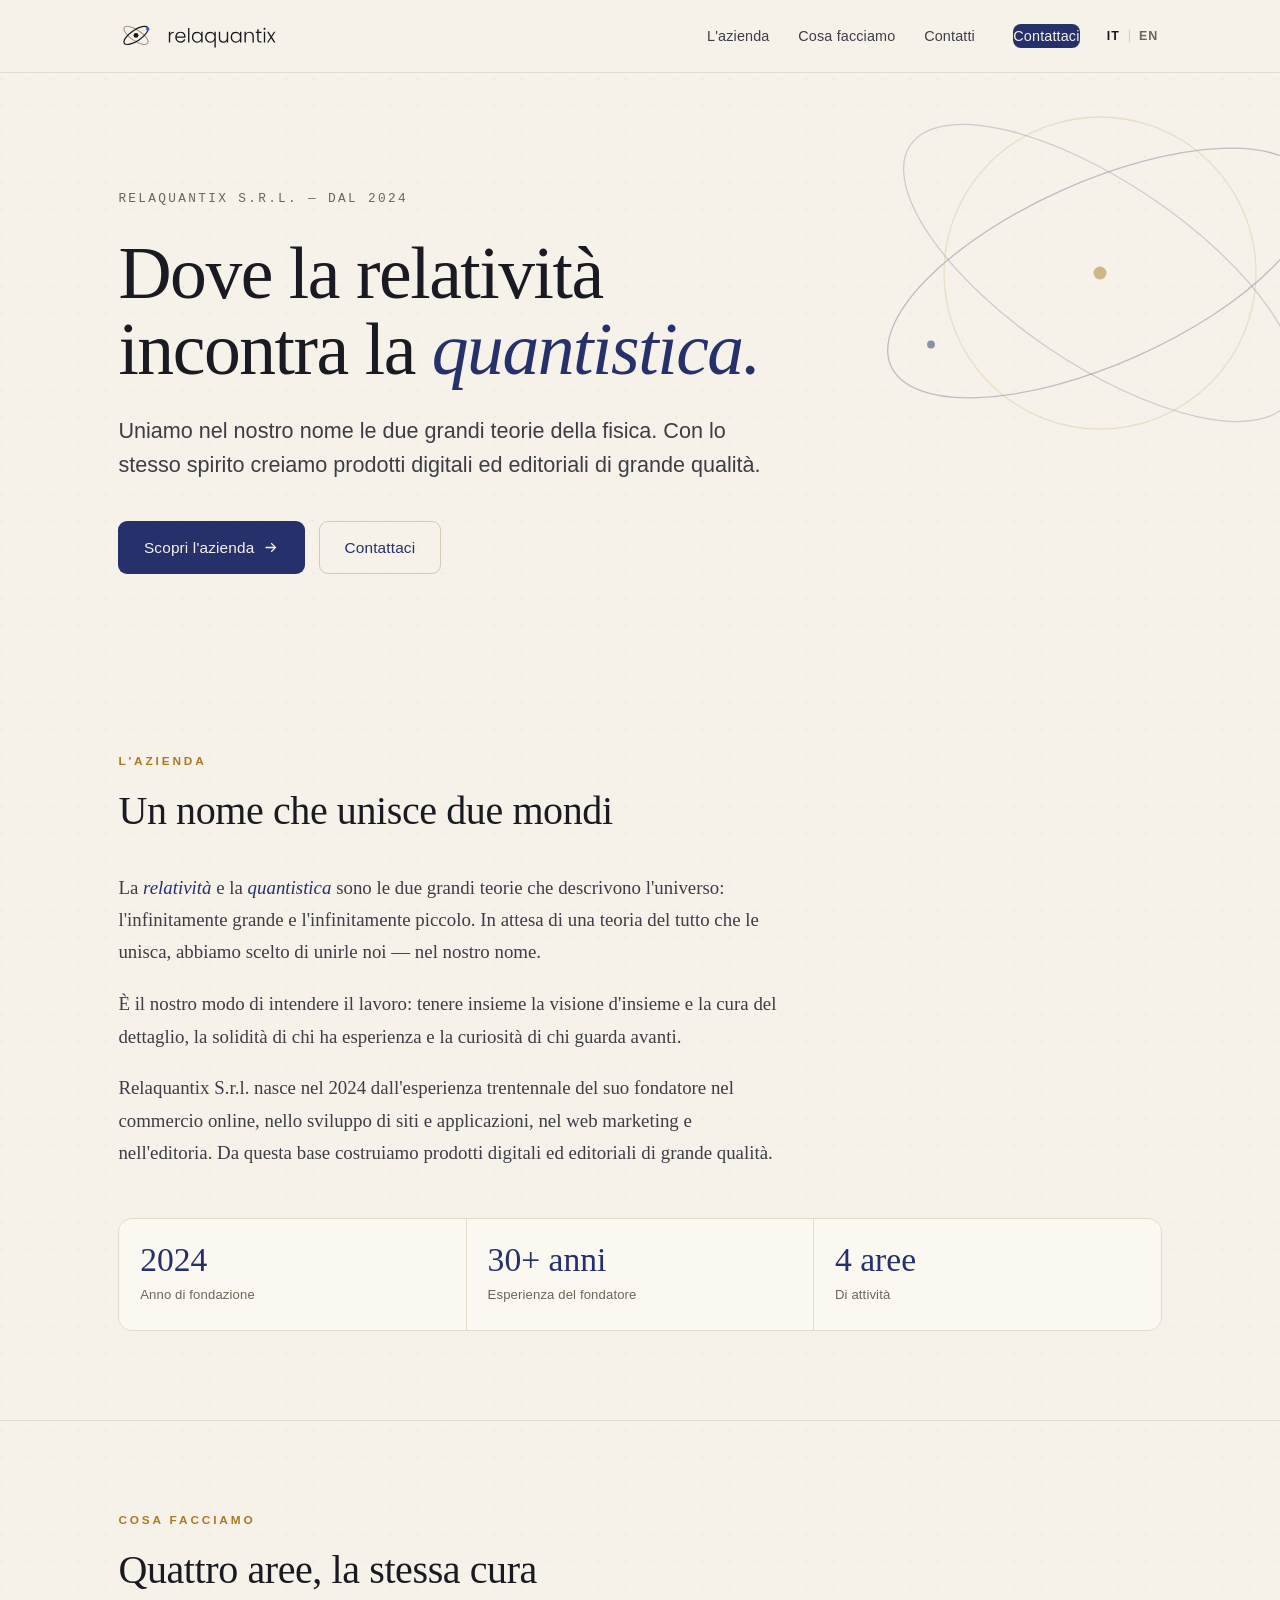
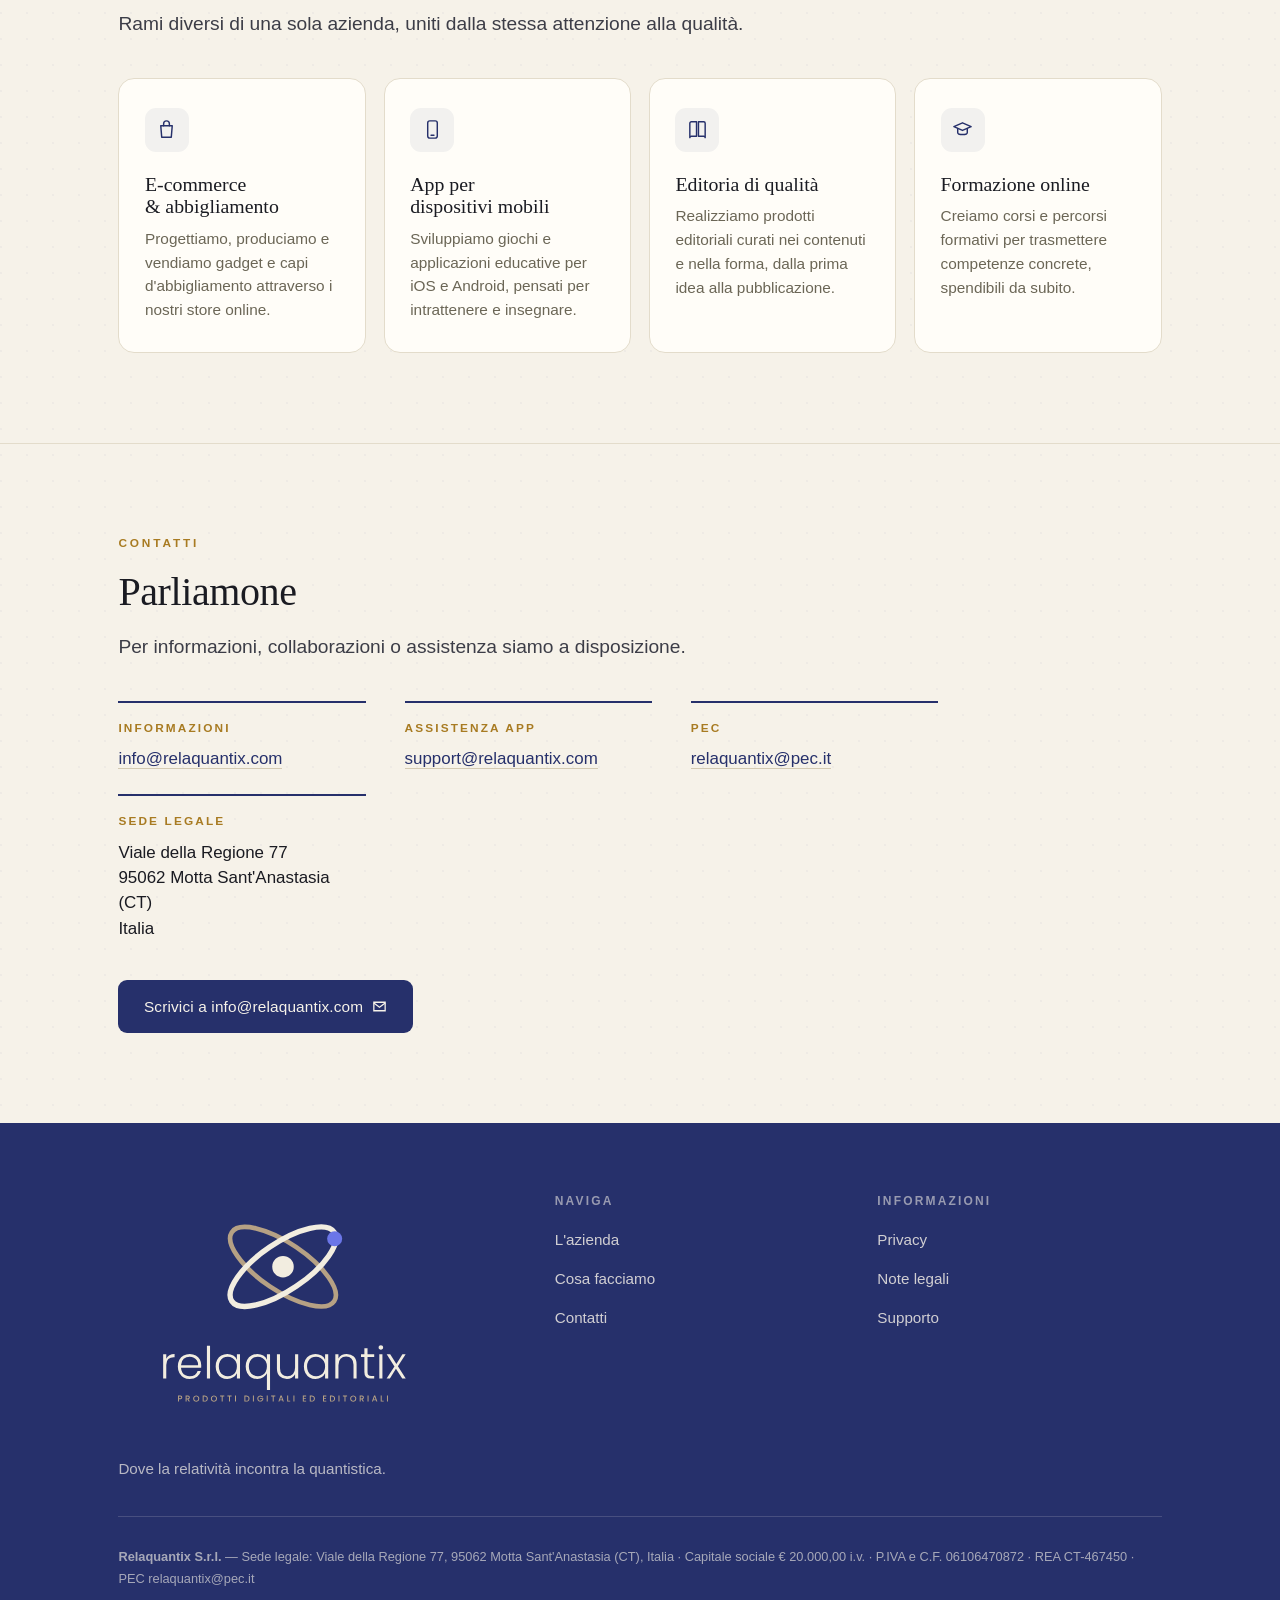
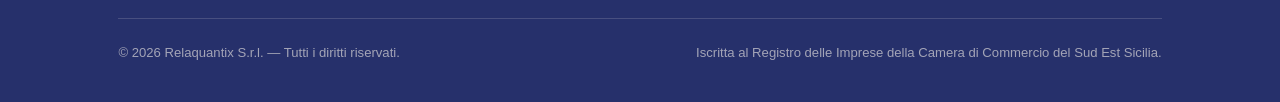
<file: index.html>
<!DOCTYPE html>
<html lang="it">
<head>
  <meta charset="UTF-8">
  <meta name="viewport" content="width=device-width, initial-scale=1">
  <title>Relaquantix S.r.l. — Prodotti digitali ed editoriali di grande qualità</title>
  <meta name="description" content="Relaquantix S.r.l. crea prodotti digitali ed editoriali di grande qualità: e-commerce e abbigliamento, app per dispositivi mobili, editoria e formazione online. Dove la relatività incontra la quantistica.">
  <link rel="canonical" href="https://relaquantix.com/">
  <link rel="alternate" hreflang="it" href="https://relaquantix.com/">
  <link rel="alternate" hreflang="en" href="https://relaquantix.com/en/">
  <link rel="alternate" hreflang="x-default" href="https://relaquantix.com/">
  <meta name="theme-color" content="#f6f2e9">
  <link rel="icon" href="/assets/img/favicon.svg" type="image/svg+xml">
  <meta property="og:type" content="website">
  <meta property="og:site_name" content="Relaquantix S.r.l.">
  <meta property="og:title" content="Relaquantix S.r.l. — Prodotti digitali ed editoriali di grande qualità">
  <meta property="og:description" content="Dove la relatività incontra la quantistica. E-commerce, app, editoria e formazione online.">
  <meta property="og:url" content="https://relaquantix.com/">
  <meta property="og:locale" content="it_IT">
  <link rel="stylesheet" href="/assets/css/style.css?v=7">
</head>
<body>
  <a class="skip-link" href="#main">Vai al contenuto</a>

  <header class="site-header">
    <div class="wrap nav-inner">
      <a class="brand" href="/" aria-label="Relaquantix, home">
        <svg class="brand-mark" viewBox="0 0 220 176" aria-hidden="true">
          <ellipse cx="110" cy="82" rx="86" ry="33" transform="rotate(34 110 82)" fill="none" stroke="#a99377" stroke-width="6.5"/>
          <ellipse cx="110" cy="82" rx="86" ry="33" transform="rotate(-34 110 82)" fill="none" stroke="#16171f" stroke-width="7.5"/>
          <circle cx="110" cy="82" r="15" fill="#16171f"/>
          <circle cx="182" cy="43" r="10.5" fill="#3f4fe0"/>
        </svg>
        <img class="brand-wordmark" src="/assets/img/logo/wordmark.svg?v=7" width="706" height="160" alt="">
      </a>
      <ul class="nav-links" id="nav-links">
        <li><a href="#azienda">L'azienda</a></li>
        <li><a href="#cosa-facciamo">Cosa facciamo</a></li>
        <li><a href="#contatti">Contatti</a></li>
        <li><a class="nav-cta" href="#contatti">Contattaci</a></li>
      </ul>
      <div class="lang">
        <a href="/" hreflang="it" aria-current="true">IT</a>
        <span class="lang-sep" aria-hidden="true">|</span>
        <a href="/en/" hreflang="en" lang="en">EN</a>
      </div>
      <button class="nav-toggle" aria-label="Apri il menu" aria-expanded="false" aria-controls="nav-links">
        <svg viewBox="0 0 24 24" aria-hidden="true"><path d="M4 7h16M4 12h16M4 17h16"/></svg>
      </button>
    </div>
  </header>

  <main id="main">
    <section class="hero">
      <div class="wrap">
        <svg class="hero-motif" viewBox="0 0 400 400" fill="none" aria-hidden="true">
          <ellipse cx="200" cy="200" rx="176" ry="70" transform="rotate(-24 200 200)" stroke="#26306b" stroke-width="1" opacity="0.55"/>
          <ellipse cx="200" cy="200" rx="176" ry="70" transform="rotate(34 200 200)" stroke="#26306b" stroke-width="1" opacity="0.4"/>
          <ellipse cx="200" cy="200" rx="120" ry="120" stroke="#a87b22" stroke-width="1" opacity="0.35"/>
          <circle cx="200" cy="200" r="5" fill="#a87b22"/>
          <circle cx="345" cy="150" r="3.4" fill="#26306b"/>
          <circle cx="70" cy="255" r="3" fill="#26306b"/>
        </svg>
        <div class="hero-inner">
          <p class="hero-eyebrow">Relaquantix S.r.l. — dal 2024</p>
          <h1 class="hero-title">Dove la relatività incontra la <span class="accent">quantistica.</span></h1>
          <p class="hero-sub">Uniamo nel nostro nome le due grandi teorie della fisica. Con lo stesso spirito creiamo prodotti digitali ed editoriali di grande qualità.</p>
          <div class="btn-row">
            <a class="btn btn-primary" href="#azienda">Scopri l'azienda
              <svg viewBox="0 0 24 24" aria-hidden="true"><path d="M5 12h14M13 6l6 6-6 6"/></svg>
            </a>
            <a class="btn btn-ghost" href="#contatti">Contattaci</a>
          </div>
        </div>
      </div>
    </section>

    <section class="section" id="azienda" aria-labelledby="azienda-title">
      <div class="wrap">
        <div class="section-head reveal">
          <p class="eyebrow">L'azienda</p>
          <h2 class="section-title" id="azienda-title">Un nome che unisce due mondi</h2>
        </div>
        <div class="prose reveal">
          <p>La <em>relatività</em> e la <em>quantistica</em> sono le due grandi teorie che descrivono l'universo: l'infinitamente grande e l'infinitamente piccolo. In attesa di una teoria del tutto che le unisca, abbiamo scelto di unirle noi — nel nostro nome.</p>
          <p>È il nostro modo di intendere il lavoro: tenere insieme la visione d'insieme e la cura del dettaglio, la solidità di chi ha esperienza e la curiosità di chi guarda avanti.</p>
          <p>Relaquantix S.r.l. nasce nel 2024 dall'esperienza trentennale del suo fondatore nel commercio online, nello sviluppo di siti e applicazioni, nel web marketing e nell'editoria. Da questa base costruiamo prodotti digitali ed editoriali di grande qualità.</p>
        </div>
        <div class="stats reveal">
          <div class="stat"><div class="stat-num">2024</div><div class="stat-label">Anno di fondazione</div></div>
          <div class="stat"><div class="stat-num">30+ anni</div><div class="stat-label">Esperienza del fondatore</div></div>
          <div class="stat"><div class="stat-num">4 aree</div><div class="stat-label">Di attività</div></div>
        </div>
      </div>
    </section>

    <section class="section" id="cosa-facciamo" aria-labelledby="cosa-title">
      <div class="wrap">
        <div class="section-head reveal">
          <p class="eyebrow">Cosa facciamo</p>
          <h2 class="section-title" id="cosa-title">Quattro aree, la stessa cura</h2>
          <p class="lead">Rami diversi di una sola azienda, uniti dalla stessa attenzione alla qualità.</p>
        </div>
        <div class="cards">
          <article class="card reveal">
            <div class="card-ico"><svg viewBox="0 0 24 24" aria-hidden="true"><path d="M6 8h12l-1 12H7L6 8Z"/><path d="M9 8V6a3 3 0 0 1 6 0v2"/></svg></div>
            <h3 class="card-title">E-commerce &amp; abbigliamento</h3>
            <p class="card-desc">Progettiamo, produciamo e vendiamo gadget e capi d'abbigliamento attraverso i nostri store online.</p>
          </article>
          <article class="card reveal">
            <div class="card-ico"><svg viewBox="0 0 24 24" aria-hidden="true"><rect x="7" y="3" width="10" height="18" rx="2.2"/><path d="M10.5 18h3"/></svg></div>
            <h3 class="card-title">App per dispositivi mobili</h3>
            <p class="card-desc">Sviluppiamo giochi e applicazioni educative per iOS e Android, pensati per intrattenere e insegnare.</p>
          </article>
          <article class="card reveal">
            <div class="card-ico"><svg viewBox="0 0 24 24" aria-hidden="true"><path d="M4 5.5A1.5 1.5 0 0 1 5.5 4H11v15H5.5A1.5 1.5 0 0 0 4 20.5Z"/><path d="M20 5.5A1.5 1.5 0 0 0 18.5 4H13v15h5.5A1.5 1.5 0 0 1 20 20.5Z"/></svg></div>
            <h3 class="card-title">Editoria di qualità</h3>
            <p class="card-desc">Realizziamo prodotti editoriali curati nei contenuti e nella forma, dalla prima idea alla pubblicazione.</p>
          </article>
          <article class="card reveal">
            <div class="card-ico"><svg viewBox="0 0 24 24" aria-hidden="true"><path d="M3 9l9-4 9 4-9 4-9-4Z"/><path d="M7 11v4c0 1.3 2.2 2.3 5 2.3s5-1 5-2.3v-4"/></svg></div>
            <h3 class="card-title">Formazione online</h3>
            <p class="card-desc">Creiamo corsi e percorsi formativi per trasmettere competenze concrete, spendibili da subito.</p>
          </article>
        </div>
      </div>
    </section>

    <section class="section" id="contatti" aria-labelledby="contatti-title">
      <div class="wrap">
        <div class="section-head reveal">
          <p class="eyebrow">Contatti</p>
          <h2 class="section-title" id="contatti-title">Parliamone</h2>
          <p class="lead">Per informazioni, collaborazioni o assistenza siamo a disposizione.</p>
        </div>
        <div class="contact-grid reveal">
          <div class="contact-item">
            <div class="contact-label">Informazioni</div>
            <div class="contact-value"><a href="mailto:info@relaquantix.com">info@relaquantix.com</a></div>
          </div>
          <div class="contact-item">
            <div class="contact-label">Assistenza app</div>
            <div class="contact-value"><a href="mailto:support@relaquantix.com">support@relaquantix.com</a></div>
          </div>
          <div class="contact-item">
            <div class="contact-label">PEC</div>
            <div class="contact-value"><a href="mailto:relaquantix@pec.it">relaquantix@pec.it</a></div>
          </div>
          <div class="contact-item">
            <div class="contact-label">Sede legale</div>
            <div class="contact-value">Viale della Regione 77<br>95062 Motta Sant'Anastasia (CT)<br>Italia</div>
          </div>
        </div>
        <div class="btn-row reveal">
          <a class="btn btn-primary" href="mailto:info@relaquantix.com">Scrivici a info@relaquantix.com
            <svg viewBox="0 0 24 24" aria-hidden="true"><path d="M4 6h16v12H4z"/><path d="M4 7l8 6 8-6"/></svg>
          </a>
        </div>
      </div>
    </section>
  </main>

  <footer class="site-footer">
    <div class="wrap">
      <div class="footer-inner">
        <div class="footer-brand">
          <img class="footer-logo" src="/assets/img/logo/lockup-vertical-dark.svg?v=7" width="460" height="336" alt="Relaquantix — prodotti digitali ed editoriali">
          <p class="footer-tag">Dove la relatività incontra la quantistica.</p>
        </div>
        <nav class="footer-col" aria-label="Naviga">
          <h4>Naviga</h4>
          <ul>
            <li><a href="#azienda">L'azienda</a></li>
            <li><a href="#cosa-facciamo">Cosa facciamo</a></li>
            <li><a href="#contatti">Contatti</a></li>
          </ul>
        </nav>
        <nav class="footer-col" aria-label="Informazioni">
          <h4>Informazioni</h4>
          <ul>
            <li><a href="/privacy.html">Privacy</a></li>
            <li><a href="/note-legali.html">Note legali</a></li>
            <li><a href="/supporto.html">Supporto</a></li>
          </ul>
        </nav>
      </div>
      <div class="footer-legal">
        <strong>Relaquantix S.r.l.</strong> — Sede legale: Viale della Regione 77, 95062 Motta Sant'Anastasia (CT), Italia · Capitale sociale € 20.000,00 i.v. · P.IVA e C.F. 06106470872 · REA CT-467450 · PEC relaquantix@pec.it
      </div>
      <div class="footer-bottom">
        <span>© <span id="year">2026</span> Relaquantix S.r.l. — Tutti i diritti riservati.</span>
        <span>Iscritta al Registro delle Imprese della Camera di Commercio del Sud Est Sicilia.</span>
      </div>
    </div>
  </footer>

  <script src="/assets/js/main.js?v=7" defer></script>
</body>
</html>
</file>
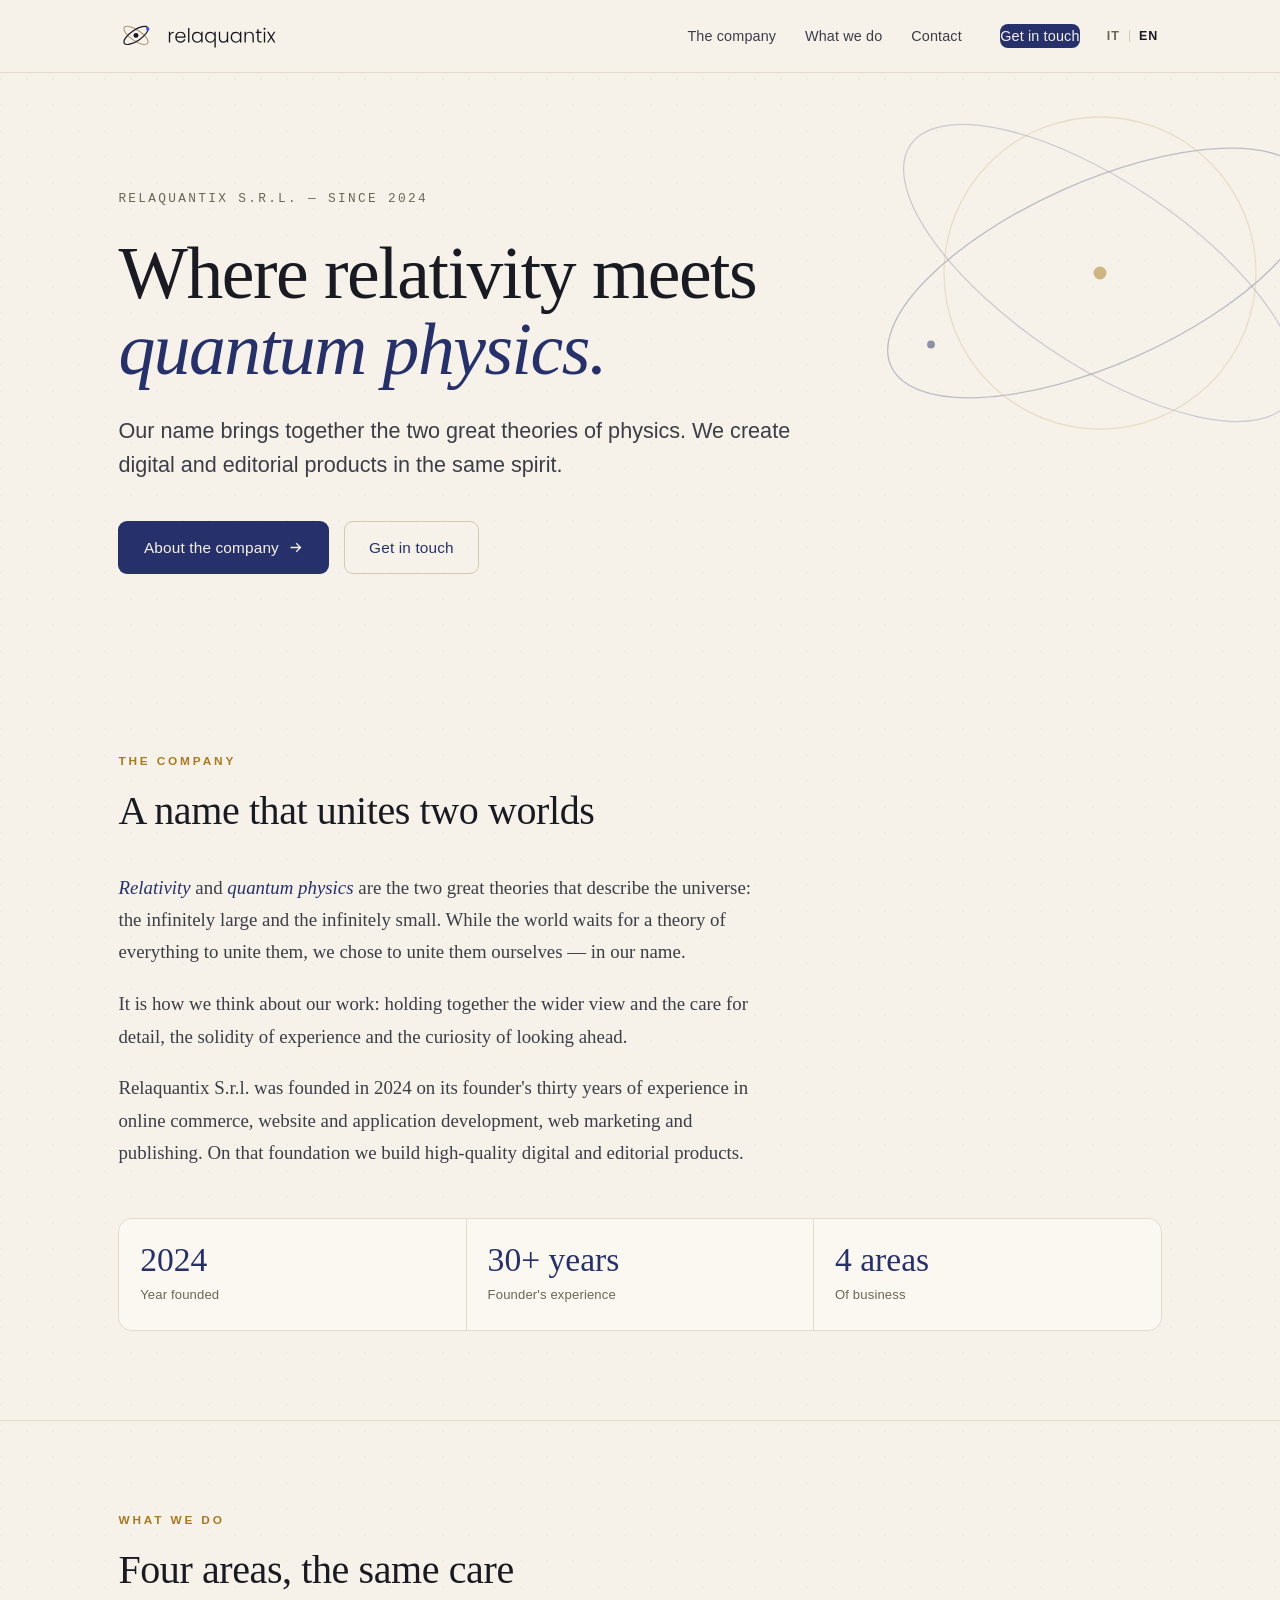
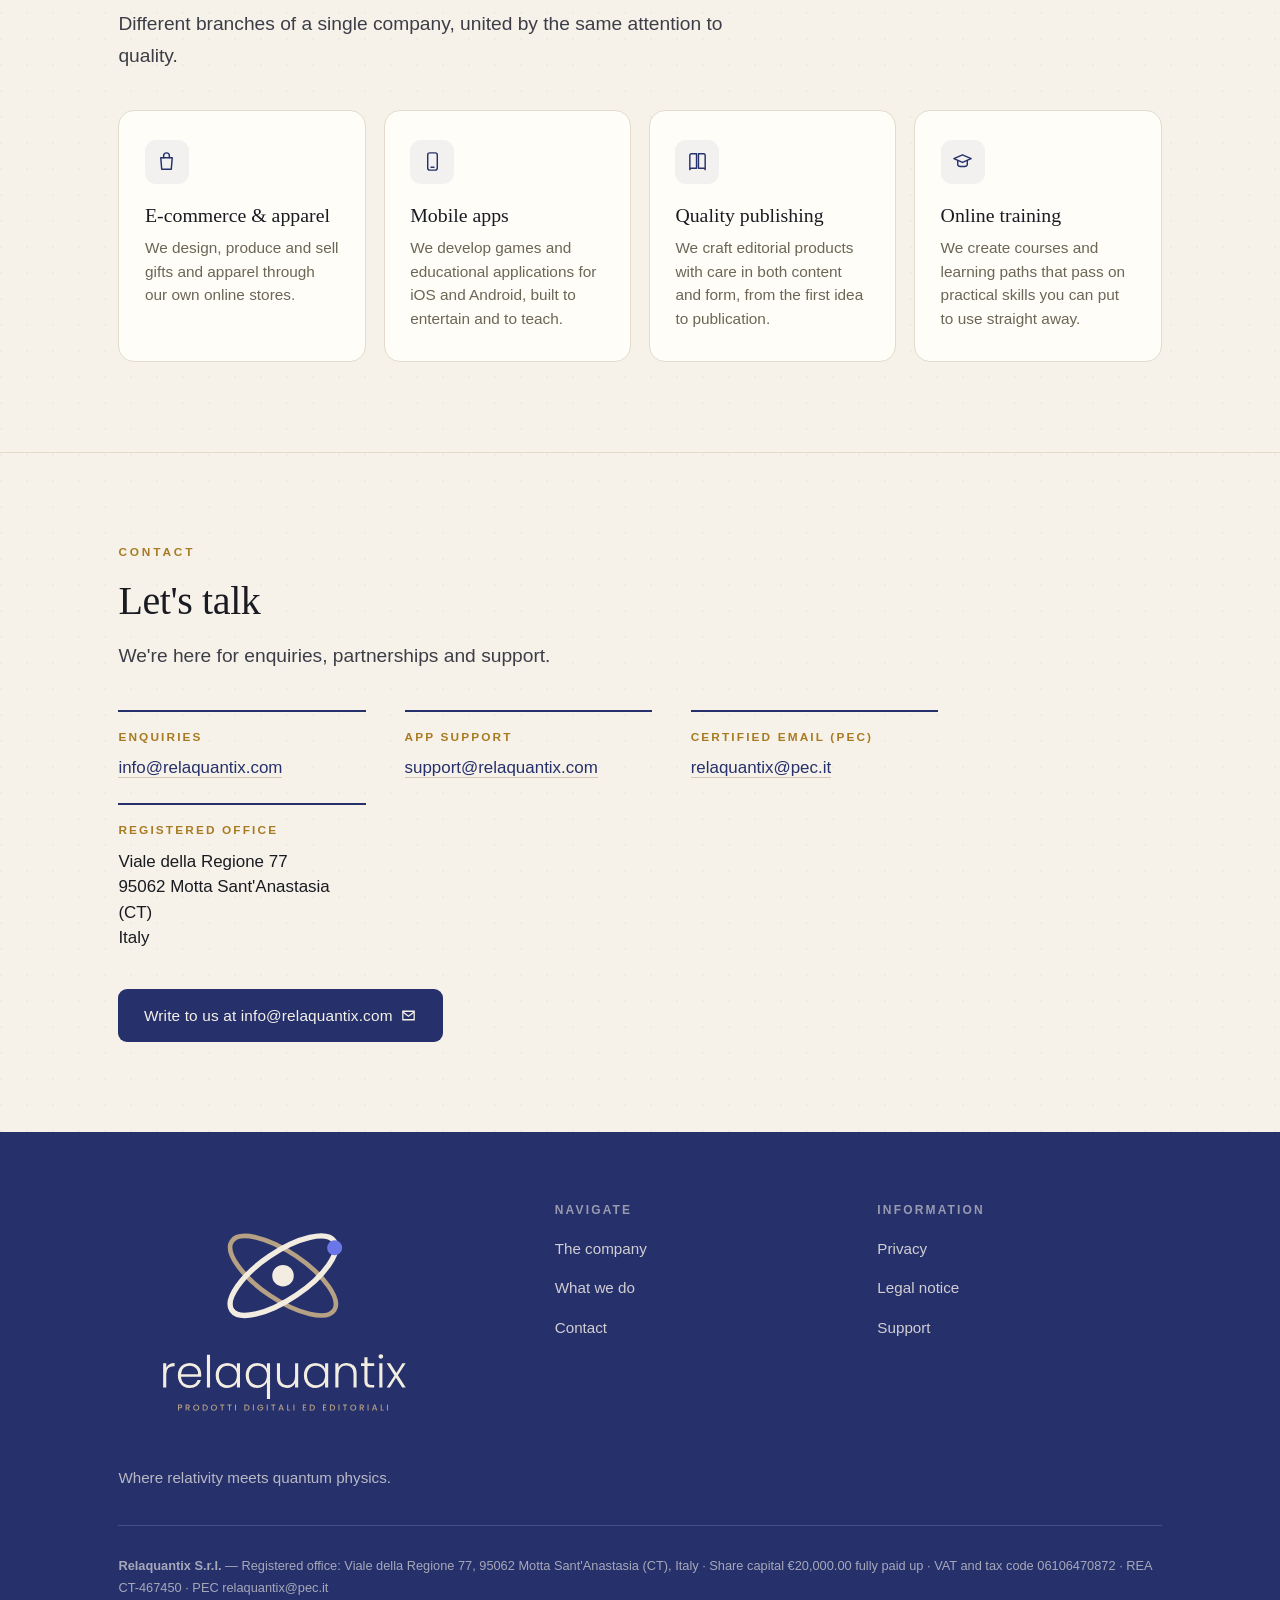
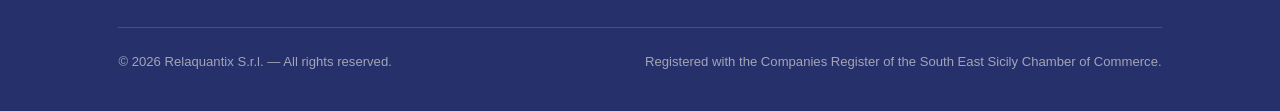
<file: en/index.html>
<!DOCTYPE html>
<html lang="en">
<head>
  <meta charset="UTF-8">
  <meta name="viewport" content="width=device-width, initial-scale=1">
  <title>Relaquantix S.r.l. — High-quality digital and editorial products</title>
  <meta name="description" content="Relaquantix S.r.l. creates high-quality digital and editorial products: e-commerce and apparel, mobile apps, publishing and online training. Where relativity meets quantum physics.">
  <link rel="canonical" href="https://relaquantix.com/en/">
  <link rel="alternate" hreflang="it" href="https://relaquantix.com/">
  <link rel="alternate" hreflang="en" href="https://relaquantix.com/en/">
  <link rel="alternate" hreflang="x-default" href="https://relaquantix.com/">
  <meta name="theme-color" content="#f6f2e9">
  <link rel="icon" href="/assets/img/favicon.svg" type="image/svg+xml">
  <meta property="og:type" content="website">
  <meta property="og:site_name" content="Relaquantix S.r.l.">
  <meta property="og:title" content="Relaquantix S.r.l. — High-quality digital and editorial products">
  <meta property="og:description" content="Where relativity meets quantum physics. E-commerce, apps, publishing and online training.">
  <meta property="og:url" content="https://relaquantix.com/en/">
  <meta property="og:locale" content="en_GB">
  <meta property="og:locale:alternate" content="it_IT">
  <link rel="stylesheet" href="/assets/css/style.css?v=7">
</head>
<body>
  <a class="skip-link" href="#main">Skip to content</a>

  <header class="site-header">
    <div class="wrap nav-inner">
      <a class="brand" href="/en/" aria-label="Relaquantix, home">
        <svg class="brand-mark" viewBox="0 0 220 176" aria-hidden="true">
          <ellipse cx="110" cy="82" rx="86" ry="33" transform="rotate(34 110 82)" fill="none" stroke="#a99377" stroke-width="6.5"/>
          <ellipse cx="110" cy="82" rx="86" ry="33" transform="rotate(-34 110 82)" fill="none" stroke="#16171f" stroke-width="7.5"/>
          <circle cx="110" cy="82" r="15" fill="#16171f"/>
          <circle cx="182" cy="43" r="10.5" fill="#3f4fe0"/>
        </svg>
        <img class="brand-wordmark" src="/assets/img/logo/wordmark.svg?v=7" width="706" height="160" alt="">
      </a>
      <ul class="nav-links" id="nav-links">
        <li><a href="#about">The company</a></li>
        <li><a href="#what-we-do">What we do</a></li>
        <li><a href="#contact">Contact</a></li>
        <li><a class="nav-cta" href="#contact">Get in touch</a></li>
      </ul>
      <div class="lang">
        <a href="/" hreflang="it" lang="it">IT</a>
        <span class="lang-sep" aria-hidden="true">|</span>
        <a href="/en/" hreflang="en" aria-current="true">EN</a>
      </div>
      <button class="nav-toggle" aria-label="Open menu" aria-expanded="false" aria-controls="nav-links">
        <svg viewBox="0 0 24 24" aria-hidden="true"><path d="M4 7h16M4 12h16M4 17h16"/></svg>
      </button>
    </div>
  </header>

  <main id="main">
    <section class="hero">
      <div class="wrap">
        <svg class="hero-motif" viewBox="0 0 400 400" fill="none" aria-hidden="true">
          <ellipse cx="200" cy="200" rx="176" ry="70" transform="rotate(-24 200 200)" stroke="#26306b" stroke-width="1" opacity="0.55"/>
          <ellipse cx="200" cy="200" rx="176" ry="70" transform="rotate(34 200 200)" stroke="#26306b" stroke-width="1" opacity="0.4"/>
          <ellipse cx="200" cy="200" rx="120" ry="120" stroke="#a87b22" stroke-width="1" opacity="0.35"/>
          <circle cx="200" cy="200" r="5" fill="#a87b22"/>
          <circle cx="345" cy="150" r="3.4" fill="#26306b"/>
          <circle cx="70" cy="255" r="3" fill="#26306b"/>
        </svg>
        <div class="hero-inner">
          <p class="hero-eyebrow">Relaquantix S.r.l. — since 2024</p>
          <h1 class="hero-title">Where relativity meets <span class="accent">quantum physics.</span></h1>
          <p class="hero-sub">Our name brings together the two great theories of physics. We create digital and editorial products in the same spirit.</p>
          <div class="btn-row">
            <a class="btn btn-primary" href="#about">About the company
              <svg viewBox="0 0 24 24" aria-hidden="true"><path d="M5 12h14M13 6l6 6-6 6"/></svg>
            </a>
            <a class="btn btn-ghost" href="#contact">Get in touch</a>
          </div>
        </div>
      </div>
    </section>

    <section class="section" id="about" aria-labelledby="about-title">
      <div class="wrap">
        <div class="section-head reveal">
          <p class="eyebrow">The company</p>
          <h2 class="section-title" id="about-title">A name that unites two worlds</h2>
        </div>
        <div class="prose reveal">
          <p><em>Relativity</em> and <em>quantum physics</em> are the two great theories that describe the universe: the infinitely large and the infinitely small. While the world waits for a theory of everything to unite them, we chose to unite them ourselves — in our name.</p>
          <p>It is how we think about our work: holding together the wider view and the care for detail, the solidity of experience and the curiosity of looking ahead.</p>
          <p>Relaquantix S.r.l. was founded in 2024 on its founder's thirty years of experience in online commerce, website and application development, web marketing and publishing. On that foundation we build high-quality digital and editorial products.</p>
        </div>
        <div class="stats reveal">
          <div class="stat"><div class="stat-num">2024</div><div class="stat-label">Year founded</div></div>
          <div class="stat"><div class="stat-num">30+ years</div><div class="stat-label">Founder's experience</div></div>
          <div class="stat"><div class="stat-num">4 areas</div><div class="stat-label">Of business</div></div>
        </div>
      </div>
    </section>

    <section class="section" id="what-we-do" aria-labelledby="what-title">
      <div class="wrap">
        <div class="section-head reveal">
          <p class="eyebrow">What we do</p>
          <h2 class="section-title" id="what-title">Four areas, the same care</h2>
          <p class="lead">Different branches of a single company, united by the same attention to quality.</p>
        </div>
        <div class="cards">
          <article class="card reveal">
            <div class="card-ico"><svg viewBox="0 0 24 24" aria-hidden="true"><path d="M6 8h12l-1 12H7L6 8Z"/><path d="M9 8V6a3 3 0 0 1 6 0v2"/></svg></div>
            <h3 class="card-title">E-commerce &amp; apparel</h3>
            <p class="card-desc">We design, produce and sell gifts and apparel through our own online stores.</p>
          </article>
          <article class="card reveal">
            <div class="card-ico"><svg viewBox="0 0 24 24" aria-hidden="true"><rect x="7" y="3" width="10" height="18" rx="2.2"/><path d="M10.5 18h3"/></svg></div>
            <h3 class="card-title">Mobile apps</h3>
            <p class="card-desc">We develop games and educational applications for iOS and Android, built to entertain and to teach.</p>
          </article>
          <article class="card reveal">
            <div class="card-ico"><svg viewBox="0 0 24 24" aria-hidden="true"><path d="M4 5.5A1.5 1.5 0 0 1 5.5 4H11v15H5.5A1.5 1.5 0 0 0 4 20.5Z"/><path d="M20 5.5A1.5 1.5 0 0 0 18.5 4H13v15h5.5A1.5 1.5 0 0 1 20 20.5Z"/></svg></div>
            <h3 class="card-title">Quality publishing</h3>
            <p class="card-desc">We craft editorial products with care in both content and form, from the first idea to publication.</p>
          </article>
          <article class="card reveal">
            <div class="card-ico"><svg viewBox="0 0 24 24" aria-hidden="true"><path d="M3 9l9-4 9 4-9 4-9-4Z"/><path d="M7 11v4c0 1.3 2.2 2.3 5 2.3s5-1 5-2.3v-4"/></svg></div>
            <h3 class="card-title">Online training</h3>
            <p class="card-desc">We create courses and learning paths that pass on practical skills you can put to use straight away.</p>
          </article>
        </div>
      </div>
    </section>

    <section class="section" id="contact" aria-labelledby="contact-title">
      <div class="wrap">
        <div class="section-head reveal">
          <p class="eyebrow">Contact</p>
          <h2 class="section-title" id="contact-title">Let's talk</h2>
          <p class="lead">We're here for enquiries, partnerships and support.</p>
        </div>
        <div class="contact-grid reveal">
          <div class="contact-item">
            <div class="contact-label">Enquiries</div>
            <div class="contact-value"><a href="mailto:info@relaquantix.com">info@relaquantix.com</a></div>
          </div>
          <div class="contact-item">
            <div class="contact-label">App support</div>
            <div class="contact-value"><a href="mailto:support@relaquantix.com">support@relaquantix.com</a></div>
          </div>
          <div class="contact-item">
            <div class="contact-label">Certified email (PEC)</div>
            <div class="contact-value"><a href="mailto:relaquantix@pec.it">relaquantix@pec.it</a></div>
          </div>
          <div class="contact-item">
            <div class="contact-label">Registered office</div>
            <div class="contact-value">Viale della Regione 77<br>95062 Motta Sant'Anastasia (CT)<br>Italy</div>
          </div>
        </div>
        <div class="btn-row reveal">
          <a class="btn btn-primary" href="mailto:info@relaquantix.com">Write to us at info@relaquantix.com
            <svg viewBox="0 0 24 24" aria-hidden="true"><path d="M4 6h16v12H4z"/><path d="M4 7l8 6 8-6"/></svg>
          </a>
        </div>
      </div>
    </section>
  </main>

  <footer class="site-footer">
    <div class="wrap">
      <div class="footer-inner">
        <div class="footer-brand">
          <img class="footer-logo" src="/assets/img/logo/lockup-vertical-dark.svg?v=7" width="460" height="336" alt="Relaquantix">
          <p class="footer-tag">Where relativity meets quantum physics.</p>
        </div>
        <nav class="footer-col" aria-label="Navigate">
          <h4>Navigate</h4>
          <ul>
            <li><a href="#about">The company</a></li>
            <li><a href="#what-we-do">What we do</a></li>
            <li><a href="#contact">Contact</a></li>
          </ul>
        </nav>
        <nav class="footer-col" aria-label="Information">
          <h4>Information</h4>
          <ul>
            <li><a href="/en/privacy.html">Privacy</a></li>
            <li><a href="/en/legal.html">Legal notice</a></li>
            <li><a href="/en/support.html">Support</a></li>
          </ul>
        </nav>
      </div>
      <div class="footer-legal">
        <strong>Relaquantix S.r.l.</strong> — Registered office: Viale della Regione 77, 95062 Motta Sant'Anastasia (CT), Italy · Share capital €20,000.00 fully paid up · VAT and tax code 06106470872 · REA CT-467450 · PEC relaquantix@pec.it
      </div>
      <div class="footer-bottom">
        <span>© <span id="year">2026</span> Relaquantix S.r.l. — All rights reserved.</span>
        <span>Registered with the Companies Register of the South East Sicily Chamber of Commerce.</span>
      </div>
    </div>
  </footer>

  <script src="/assets/js/main.js?v=7" defer></script>
</body>
</html>
</file>
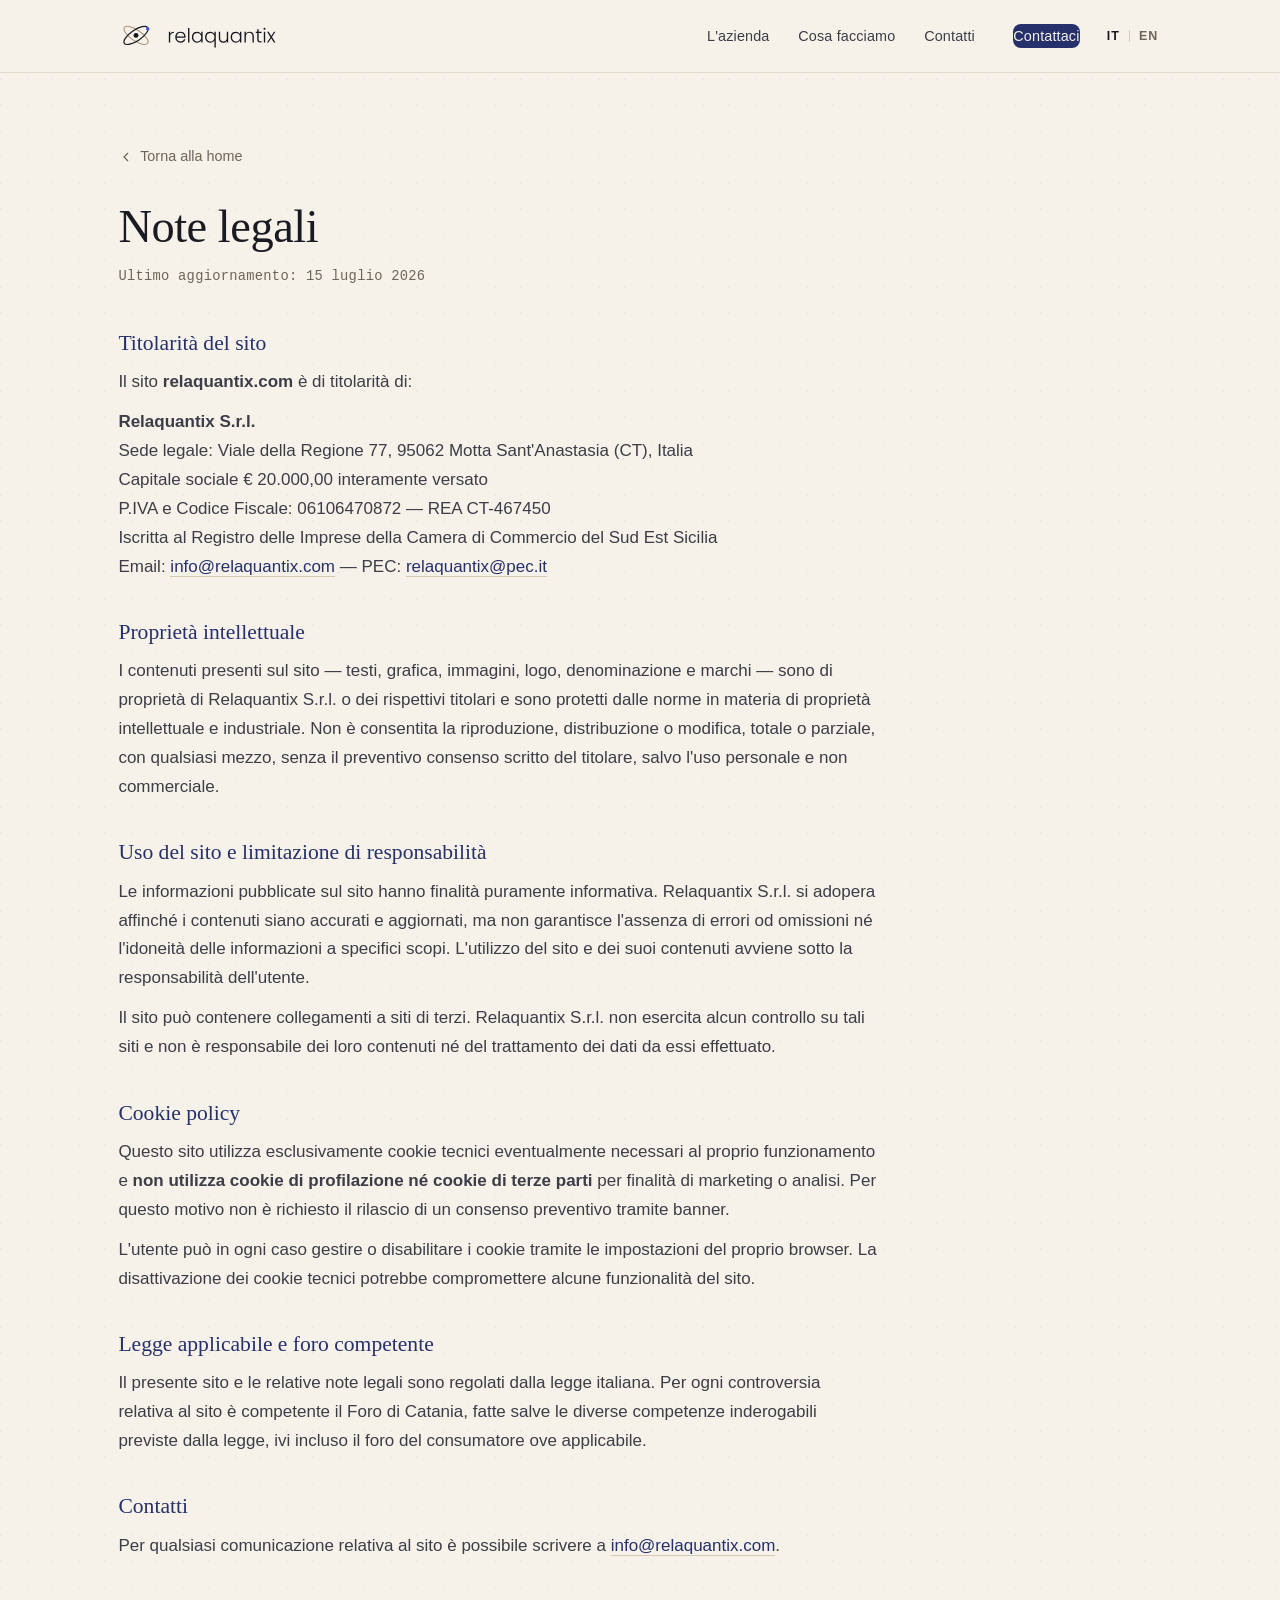
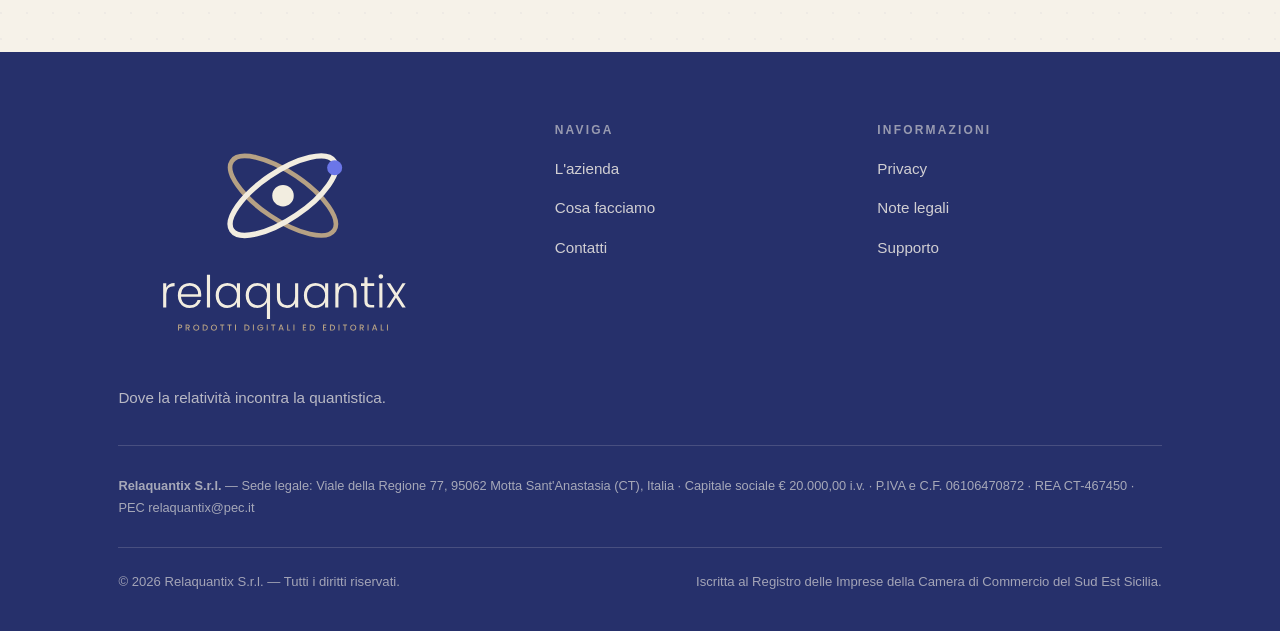
<file: note-legali.html>
<!DOCTYPE html>
<html lang="it">
<head>
  <meta charset="UTF-8">
  <meta name="viewport" content="width=device-width, initial-scale=1">
  <title>Note legali — Relaquantix S.r.l.</title>
  <meta name="description" content="Note legali, informazioni societarie, proprietà intellettuale e cookie policy del sito relaquantix.com.">
  <link rel="canonical" href="https://relaquantix.com/note-legali.html">
  <link rel="alternate" hreflang="it" href="https://relaquantix.com/note-legali.html">
  <link rel="alternate" hreflang="en" href="https://relaquantix.com/en/legal.html">
  <link rel="alternate" hreflang="x-default" href="https://relaquantix.com/note-legali.html">
  <meta name="robots" content="noindex, follow">
  <meta name="theme-color" content="#f6f2e9">
  <link rel="icon" href="/assets/img/favicon.svg" type="image/svg+xml">
  <link rel="stylesheet" href="/assets/css/style.css?v=7">
</head>
<body>
  <a class="skip-link" href="#main">Vai al contenuto</a>

  <header class="site-header">
    <div class="wrap nav-inner">
      <a class="brand" href="/" aria-label="Relaquantix, home">
        <svg class="brand-mark" viewBox="0 0 220 176" aria-hidden="true">
          <ellipse cx="110" cy="82" rx="86" ry="33" transform="rotate(34 110 82)" fill="none" stroke="#a99377" stroke-width="6.5"/>
          <ellipse cx="110" cy="82" rx="86" ry="33" transform="rotate(-34 110 82)" fill="none" stroke="#16171f" stroke-width="7.5"/>
          <circle cx="110" cy="82" r="15" fill="#16171f"/>
          <circle cx="182" cy="43" r="10.5" fill="#3f4fe0"/>
        </svg>
        <img class="brand-wordmark" src="/assets/img/logo/wordmark.svg?v=7" width="706" height="160" alt="">
      </a>
      <ul class="nav-links" id="nav-links">
        <li><a href="/#azienda">L'azienda</a></li>
        <li><a href="/#cosa-facciamo">Cosa facciamo</a></li>
        <li><a href="/#contatti">Contatti</a></li>
        <li><a class="nav-cta" href="/#contatti">Contattaci</a></li>
      </ul>
      <div class="lang">
        <a href="/note-legali.html" hreflang="it" aria-current="true">IT</a>
        <span class="lang-sep" aria-hidden="true">|</span>
        <a href="/en/legal.html" hreflang="en" lang="en">EN</a>
      </div>
      <button class="nav-toggle" aria-label="Apri il menu" aria-expanded="false" aria-controls="nav-links">
        <svg viewBox="0 0 24 24" aria-hidden="true"><path d="M4 7h16M4 12h16M4 17h16"/></svg>
      </button>
    </div>
  </header>

  <main id="main" class="doc">
    <div class="wrap">
      <div class="doc-inner">
        <a class="back-link" href="/"><svg viewBox="0 0 24 24" aria-hidden="true"><path d="M15 6l-6 6 6 6"/></svg> Torna alla home</a>
        <h1 class="doc-title">Note legali</h1>
        <p class="doc-updated">Ultimo aggiornamento: 15 luglio 2026</p>

        <div class="doc-body">
          <h2>Titolarità del sito</h2>
          <p>Il sito <strong>relaquantix.com</strong> è di titolarità di:</p>
          <p><strong>Relaquantix S.r.l.</strong><br>
          Sede legale: Viale della Regione 77, 95062 Motta Sant'Anastasia (CT), Italia<br>
          Capitale sociale € 20.000,00 interamente versato<br>
          P.IVA e Codice Fiscale: 06106470872 — REA CT-467450<br>
          Iscritta al Registro delle Imprese della Camera di Commercio del Sud Est Sicilia<br>
          Email: <a href="mailto:info@relaquantix.com">info@relaquantix.com</a> — PEC: <a href="mailto:relaquantix@pec.it">relaquantix@pec.it</a></p>

          <h2>Proprietà intellettuale</h2>
          <p>I contenuti presenti sul sito — testi, grafica, immagini, logo, denominazione e marchi — sono di proprietà di Relaquantix S.r.l. o dei rispettivi titolari e sono protetti dalle norme in materia di proprietà intellettuale e industriale. Non è consentita la riproduzione, distribuzione o modifica, totale o parziale, con qualsiasi mezzo, senza il preventivo consenso scritto del titolare, salvo l'uso personale e non commerciale.</p>

          <h2>Uso del sito e limitazione di responsabilità</h2>
          <p>Le informazioni pubblicate sul sito hanno finalità puramente informativa. Relaquantix S.r.l. si adopera affinché i contenuti siano accurati e aggiornati, ma non garantisce l'assenza di errori od omissioni né l'idoneità delle informazioni a specifici scopi. L'utilizzo del sito e dei suoi contenuti avviene sotto la responsabilità dell'utente.</p>
          <p>Il sito può contenere collegamenti a siti di terzi. Relaquantix S.r.l. non esercita alcun controllo su tali siti e non è responsabile dei loro contenuti né del trattamento dei dati da essi effettuato.</p>

          <h2>Cookie policy</h2>
          <p>Questo sito utilizza esclusivamente cookie tecnici eventualmente necessari al proprio funzionamento e <strong>non utilizza cookie di profilazione né cookie di terze parti</strong> per finalità di marketing o analisi. Per questo motivo non è richiesto il rilascio di un consenso preventivo tramite banner.</p>
          <p>L'utente può in ogni caso gestire o disabilitare i cookie tramite le impostazioni del proprio browser. La disattivazione dei cookie tecnici potrebbe compromettere alcune funzionalità del sito.</p>

          <h2>Legge applicabile e foro competente</h2>
          <p>Il presente sito e le relative note legali sono regolati dalla legge italiana. Per ogni controversia relativa al sito è competente il Foro di Catania, fatte salve le diverse competenze inderogabili previste dalla legge, ivi incluso il foro del consumatore ove applicabile.</p>

          <h2>Contatti</h2>
          <p>Per qualsiasi comunicazione relativa al sito è possibile scrivere a <a href="mailto:info@relaquantix.com">info@relaquantix.com</a>.</p>
        </div>
      </div>
    </div>
  </main>

  <footer class="site-footer">
    <div class="wrap">
      <div class="footer-inner">
        <div class="footer-brand">
          <img class="footer-logo" src="/assets/img/logo/lockup-vertical-dark.svg?v=7" width="460" height="336" alt="Relaquantix — prodotti digitali ed editoriali">
          <p class="footer-tag">Dove la relatività incontra la quantistica.</p>
        </div>
        <nav class="footer-col" aria-label="Naviga">
          <h4>Naviga</h4>
          <ul>
            <li><a href="/#azienda">L'azienda</a></li>
            <li><a href="/#cosa-facciamo">Cosa facciamo</a></li>
            <li><a href="/#contatti">Contatti</a></li>
          </ul>
        </nav>
        <nav class="footer-col" aria-label="Informazioni">
          <h4>Informazioni</h4>
          <ul>
            <li><a href="/privacy.html">Privacy</a></li>
            <li><a href="/note-legali.html">Note legali</a></li>
            <li><a href="/supporto.html">Supporto</a></li>
          </ul>
        </nav>
      </div>
      <div class="footer-legal">
        <strong>Relaquantix S.r.l.</strong> — Sede legale: Viale della Regione 77, 95062 Motta Sant'Anastasia (CT), Italia · Capitale sociale € 20.000,00 i.v. · P.IVA e C.F. 06106470872 · REA CT-467450 · PEC relaquantix@pec.it
      </div>
      <div class="footer-bottom">
        <span>© <span id="year">2026</span> Relaquantix S.r.l. — Tutti i diritti riservati.</span>
        <span>Iscritta al Registro delle Imprese della Camera di Commercio del Sud Est Sicilia.</span>
      </div>
    </div>
  </footer>

  <script src="/assets/js/main.js?v=7" defer></script>
</body>
</html>
</file>
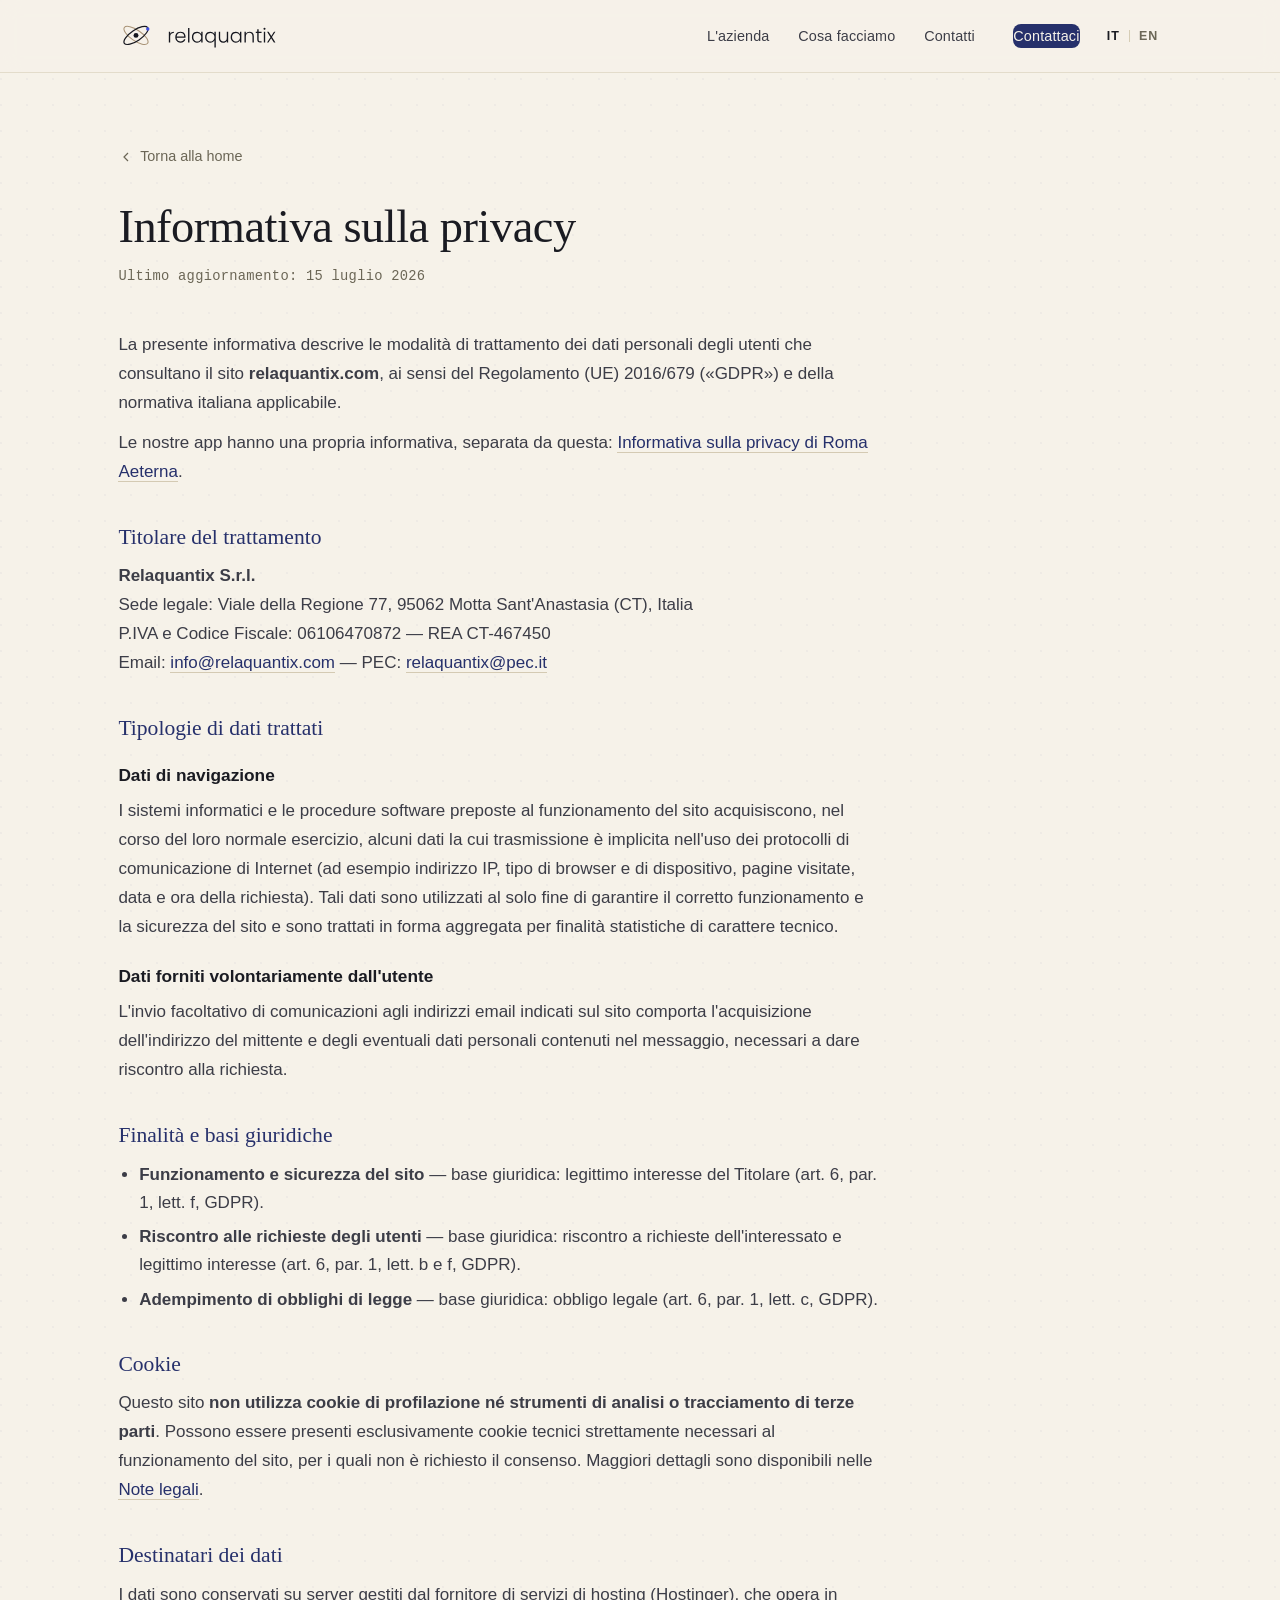
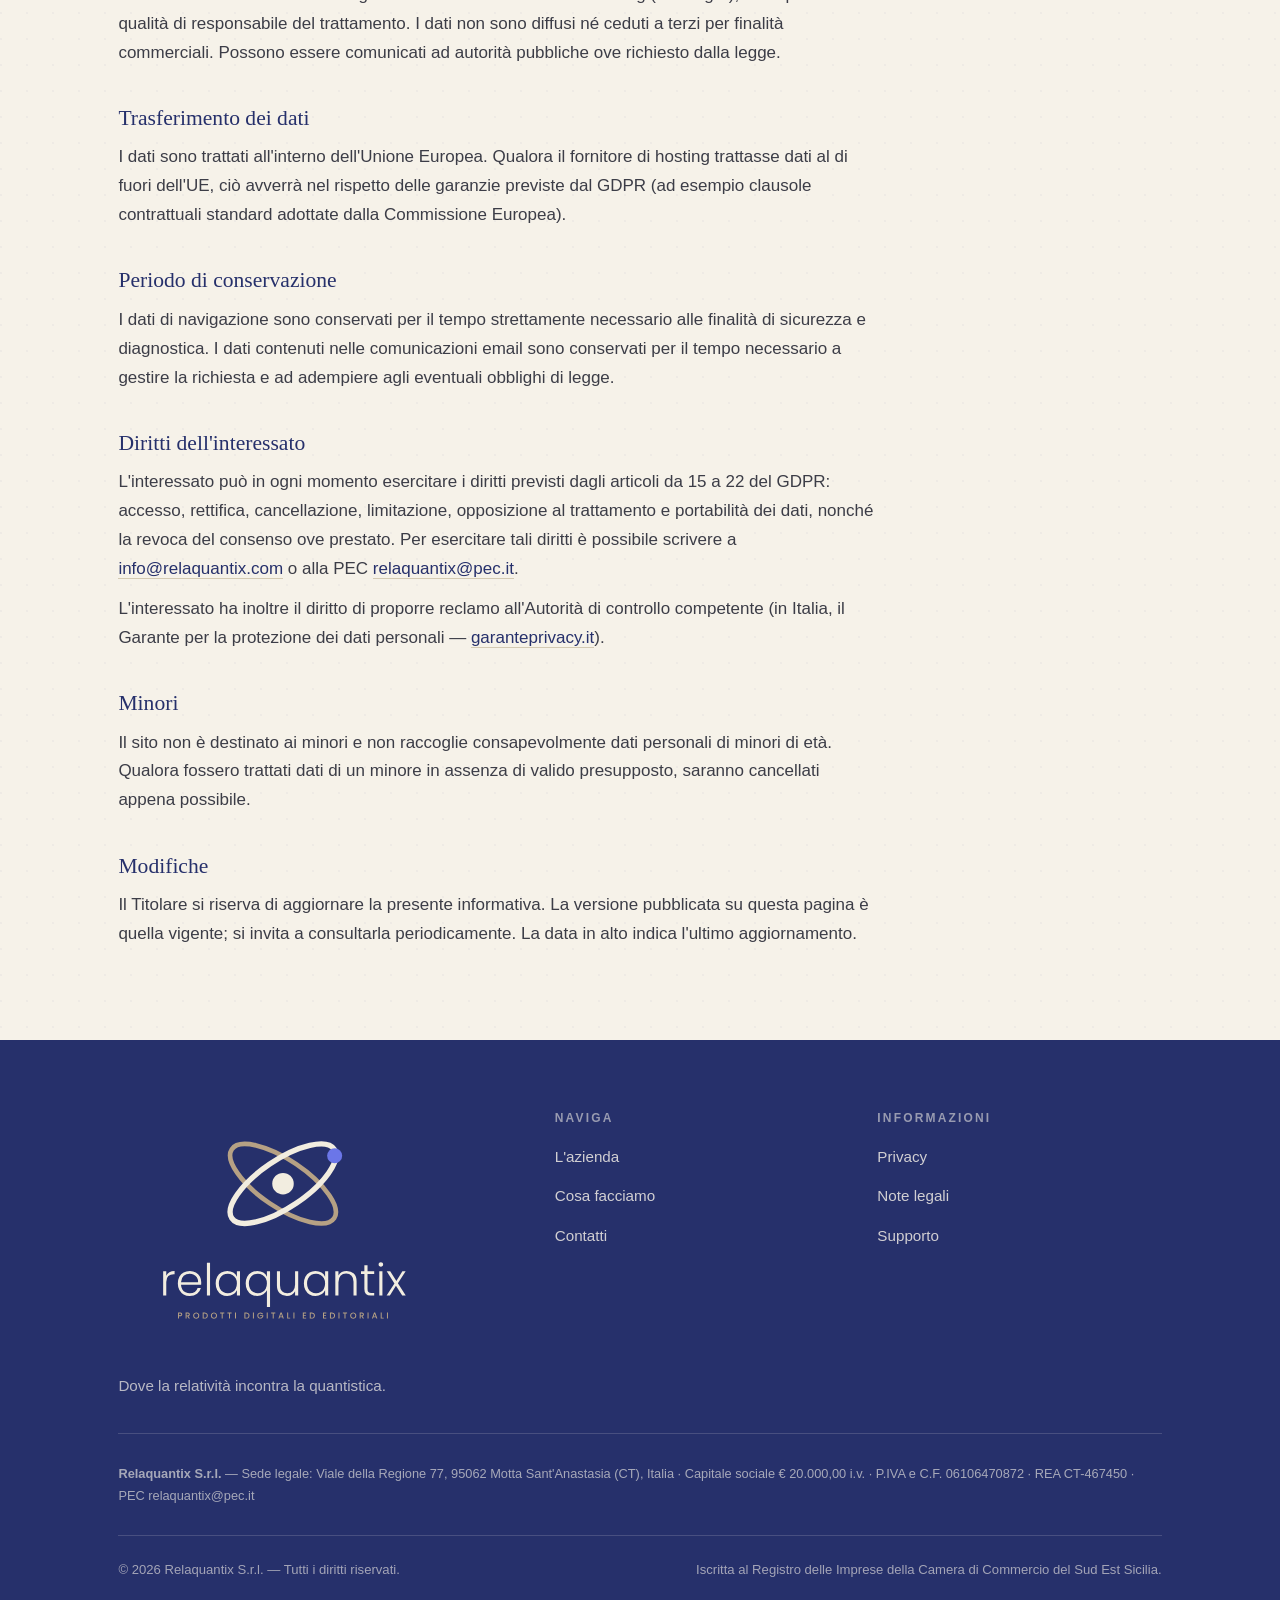
<file: privacy.html>
<!DOCTYPE html>
<html lang="it">
<head>
  <meta charset="UTF-8">
  <meta name="viewport" content="width=device-width, initial-scale=1">
  <title>Informativa sulla privacy — Relaquantix S.r.l.</title>
  <meta name="description" content="Informativa sul trattamento dei dati personali ai sensi del Regolamento (UE) 2016/679 (GDPR) di Relaquantix S.r.l.">
  <link rel="canonical" href="https://relaquantix.com/privacy.html">
  <link rel="alternate" hreflang="it" href="https://relaquantix.com/privacy.html">
  <link rel="alternate" hreflang="en" href="https://relaquantix.com/en/privacy.html">
  <link rel="alternate" hreflang="x-default" href="https://relaquantix.com/privacy.html">
  <meta name="robots" content="noindex, follow">
  <meta name="theme-color" content="#f6f2e9">
  <link rel="icon" href="/assets/img/favicon.svg" type="image/svg+xml">
  <link rel="stylesheet" href="/assets/css/style.css?v=7">
</head>
<body>
  <a class="skip-link" href="#main">Vai al contenuto</a>

  <header class="site-header">
    <div class="wrap nav-inner">
      <a class="brand" href="/" aria-label="Relaquantix, home">
        <svg class="brand-mark" viewBox="0 0 220 176" aria-hidden="true">
          <ellipse cx="110" cy="82" rx="86" ry="33" transform="rotate(34 110 82)" fill="none" stroke="#a99377" stroke-width="6.5"/>
          <ellipse cx="110" cy="82" rx="86" ry="33" transform="rotate(-34 110 82)" fill="none" stroke="#16171f" stroke-width="7.5"/>
          <circle cx="110" cy="82" r="15" fill="#16171f"/>
          <circle cx="182" cy="43" r="10.5" fill="#3f4fe0"/>
        </svg>
        <img class="brand-wordmark" src="/assets/img/logo/wordmark.svg?v=7" width="706" height="160" alt="">
      </a>
      <ul class="nav-links" id="nav-links">
        <li><a href="/#azienda">L'azienda</a></li>
        <li><a href="/#cosa-facciamo">Cosa facciamo</a></li>
        <li><a href="/#contatti">Contatti</a></li>
        <li><a class="nav-cta" href="/#contatti">Contattaci</a></li>
      </ul>
      <div class="lang">
        <a href="/privacy.html" hreflang="it" aria-current="true">IT</a>
        <span class="lang-sep" aria-hidden="true">|</span>
        <a href="/en/privacy.html" hreflang="en" lang="en">EN</a>
      </div>
      <button class="nav-toggle" aria-label="Apri il menu" aria-expanded="false" aria-controls="nav-links">
        <svg viewBox="0 0 24 24" aria-hidden="true"><path d="M4 7h16M4 12h16M4 17h16"/></svg>
      </button>
    </div>
  </header>

  <main id="main" class="doc">
    <div class="wrap">
      <div class="doc-inner">
        <a class="back-link" href="/"><svg viewBox="0 0 24 24" aria-hidden="true"><path d="M15 6l-6 6 6 6"/></svg> Torna alla home</a>
        <h1 class="doc-title">Informativa sulla privacy</h1>
        <p class="doc-updated">Ultimo aggiornamento: 15 luglio 2026</p>

        <div class="doc-body">
          <p>La presente informativa descrive le modalità di trattamento dei dati personali degli utenti che consultano il sito <strong>relaquantix.com</strong>, ai sensi del Regolamento (UE) 2016/679 («GDPR») e della normativa italiana applicabile.</p>
          <p>Le nostre app hanno una propria informativa, separata da questa: <a href="/roma-aeterna-privacy.html">Informativa sulla privacy di Roma Aeterna</a>.</p>

          <h2>Titolare del trattamento</h2>
          <p><strong>Relaquantix S.r.l.</strong><br>
          Sede legale: Viale della Regione 77, 95062 Motta Sant'Anastasia (CT), Italia<br>
          P.IVA e Codice Fiscale: 06106470872 — REA CT-467450<br>
          Email: <a href="mailto:info@relaquantix.com">info@relaquantix.com</a> — PEC: <a href="mailto:relaquantix@pec.it">relaquantix@pec.it</a></p>

          <h2>Tipologie di dati trattati</h2>
          <h3>Dati di navigazione</h3>
          <p>I sistemi informatici e le procedure software preposte al funzionamento del sito acquisiscono, nel corso del loro normale esercizio, alcuni dati la cui trasmissione è implicita nell'uso dei protocolli di comunicazione di Internet (ad esempio indirizzo IP, tipo di browser e di dispositivo, pagine visitate, data e ora della richiesta). Tali dati sono utilizzati al solo fine di garantire il corretto funzionamento e la sicurezza del sito e sono trattati in forma aggregata per finalità statistiche di carattere tecnico.</p>
          <h3>Dati forniti volontariamente dall'utente</h3>
          <p>L'invio facoltativo di comunicazioni agli indirizzi email indicati sul sito comporta l'acquisizione dell'indirizzo del mittente e degli eventuali dati personali contenuti nel messaggio, necessari a dare riscontro alla richiesta.</p>

          <h2>Finalità e basi giuridiche</h2>
          <ul>
            <li><strong>Funzionamento e sicurezza del sito</strong> — base giuridica: legittimo interesse del Titolare (art. 6, par. 1, lett. f, GDPR).</li>
            <li><strong>Riscontro alle richieste degli utenti</strong> — base giuridica: riscontro a richieste dell'interessato e legittimo interesse (art. 6, par. 1, lett. b e f, GDPR).</li>
            <li><strong>Adempimento di obblighi di legge</strong> — base giuridica: obbligo legale (art. 6, par. 1, lett. c, GDPR).</li>
          </ul>

          <h2>Cookie</h2>
          <p>Questo sito <strong>non utilizza cookie di profilazione né strumenti di analisi o tracciamento di terze parti</strong>. Possono essere presenti esclusivamente cookie tecnici strettamente necessari al funzionamento del sito, per i quali non è richiesto il consenso. Maggiori dettagli sono disponibili nelle <a href="/note-legali.html">Note legali</a>.</p>

          <h2>Destinatari dei dati</h2>
          <p>I dati sono conservati su server gestiti dal fornitore di servizi di hosting (Hostinger), che opera in qualità di responsabile del trattamento. I dati non sono diffusi né ceduti a terzi per finalità commerciali. Possono essere comunicati ad autorità pubbliche ove richiesto dalla legge.</p>

          <h2>Trasferimento dei dati</h2>
          <p>I dati sono trattati all'interno dell'Unione Europea. Qualora il fornitore di hosting trattasse dati al di fuori dell'UE, ciò avverrà nel rispetto delle garanzie previste dal GDPR (ad esempio clausole contrattuali standard adottate dalla Commissione Europea).</p>

          <h2>Periodo di conservazione</h2>
          <p>I dati di navigazione sono conservati per il tempo strettamente necessario alle finalità di sicurezza e diagnostica. I dati contenuti nelle comunicazioni email sono conservati per il tempo necessario a gestire la richiesta e ad adempiere agli eventuali obblighi di legge.</p>

          <h2>Diritti dell'interessato</h2>
          <p>L'interessato può in ogni momento esercitare i diritti previsti dagli articoli da 15 a 22 del GDPR: accesso, rettifica, cancellazione, limitazione, opposizione al trattamento e portabilità dei dati, nonché la revoca del consenso ove prestato. Per esercitare tali diritti è possibile scrivere a <a href="mailto:info@relaquantix.com">info@relaquantix.com</a> o alla PEC <a href="mailto:relaquantix@pec.it">relaquantix@pec.it</a>.</p>
          <p>L'interessato ha inoltre il diritto di proporre reclamo all'Autorità di controllo competente (in Italia, il Garante per la protezione dei dati personali — <a href="https://www.garanteprivacy.it" target="_blank" rel="noopener">garanteprivacy.it</a>).</p>

          <h2>Minori</h2>
          <p>Il sito non è destinato ai minori e non raccoglie consapevolmente dati personali di minori di età. Qualora fossero trattati dati di un minore in assenza di valido presupposto, saranno cancellati appena possibile.</p>

          <h2>Modifiche</h2>
          <p>Il Titolare si riserva di aggiornare la presente informativa. La versione pubblicata su questa pagina è quella vigente; si invita a consultarla periodicamente. La data in alto indica l'ultimo aggiornamento.</p>
        </div>
      </div>
    </div>
  </main>

  <footer class="site-footer">
    <div class="wrap">
      <div class="footer-inner">
        <div class="footer-brand">
          <img class="footer-logo" src="/assets/img/logo/lockup-vertical-dark.svg?v=7" width="460" height="336" alt="Relaquantix — prodotti digitali ed editoriali">
          <p class="footer-tag">Dove la relatività incontra la quantistica.</p>
        </div>
        <nav class="footer-col" aria-label="Naviga">
          <h4>Naviga</h4>
          <ul>
            <li><a href="/#azienda">L'azienda</a></li>
            <li><a href="/#cosa-facciamo">Cosa facciamo</a></li>
            <li><a href="/#contatti">Contatti</a></li>
          </ul>
        </nav>
        <nav class="footer-col" aria-label="Informazioni">
          <h4>Informazioni</h4>
          <ul>
            <li><a href="/privacy.html">Privacy</a></li>
            <li><a href="/note-legali.html">Note legali</a></li>
            <li><a href="/supporto.html">Supporto</a></li>
          </ul>
        </nav>
      </div>
      <div class="footer-legal">
        <strong>Relaquantix S.r.l.</strong> — Sede legale: Viale della Regione 77, 95062 Motta Sant'Anastasia (CT), Italia · Capitale sociale € 20.000,00 i.v. · P.IVA e C.F. 06106470872 · REA CT-467450 · PEC relaquantix@pec.it
      </div>
      <div class="footer-bottom">
        <span>© <span id="year">2026</span> Relaquantix S.r.l. — Tutti i diritti riservati.</span>
        <span>Iscritta al Registro delle Imprese della Camera di Commercio del Sud Est Sicilia.</span>
      </div>
    </div>
  </footer>

  <script src="/assets/js/main.js?v=7" defer></script>
</body>
</html>
</file>
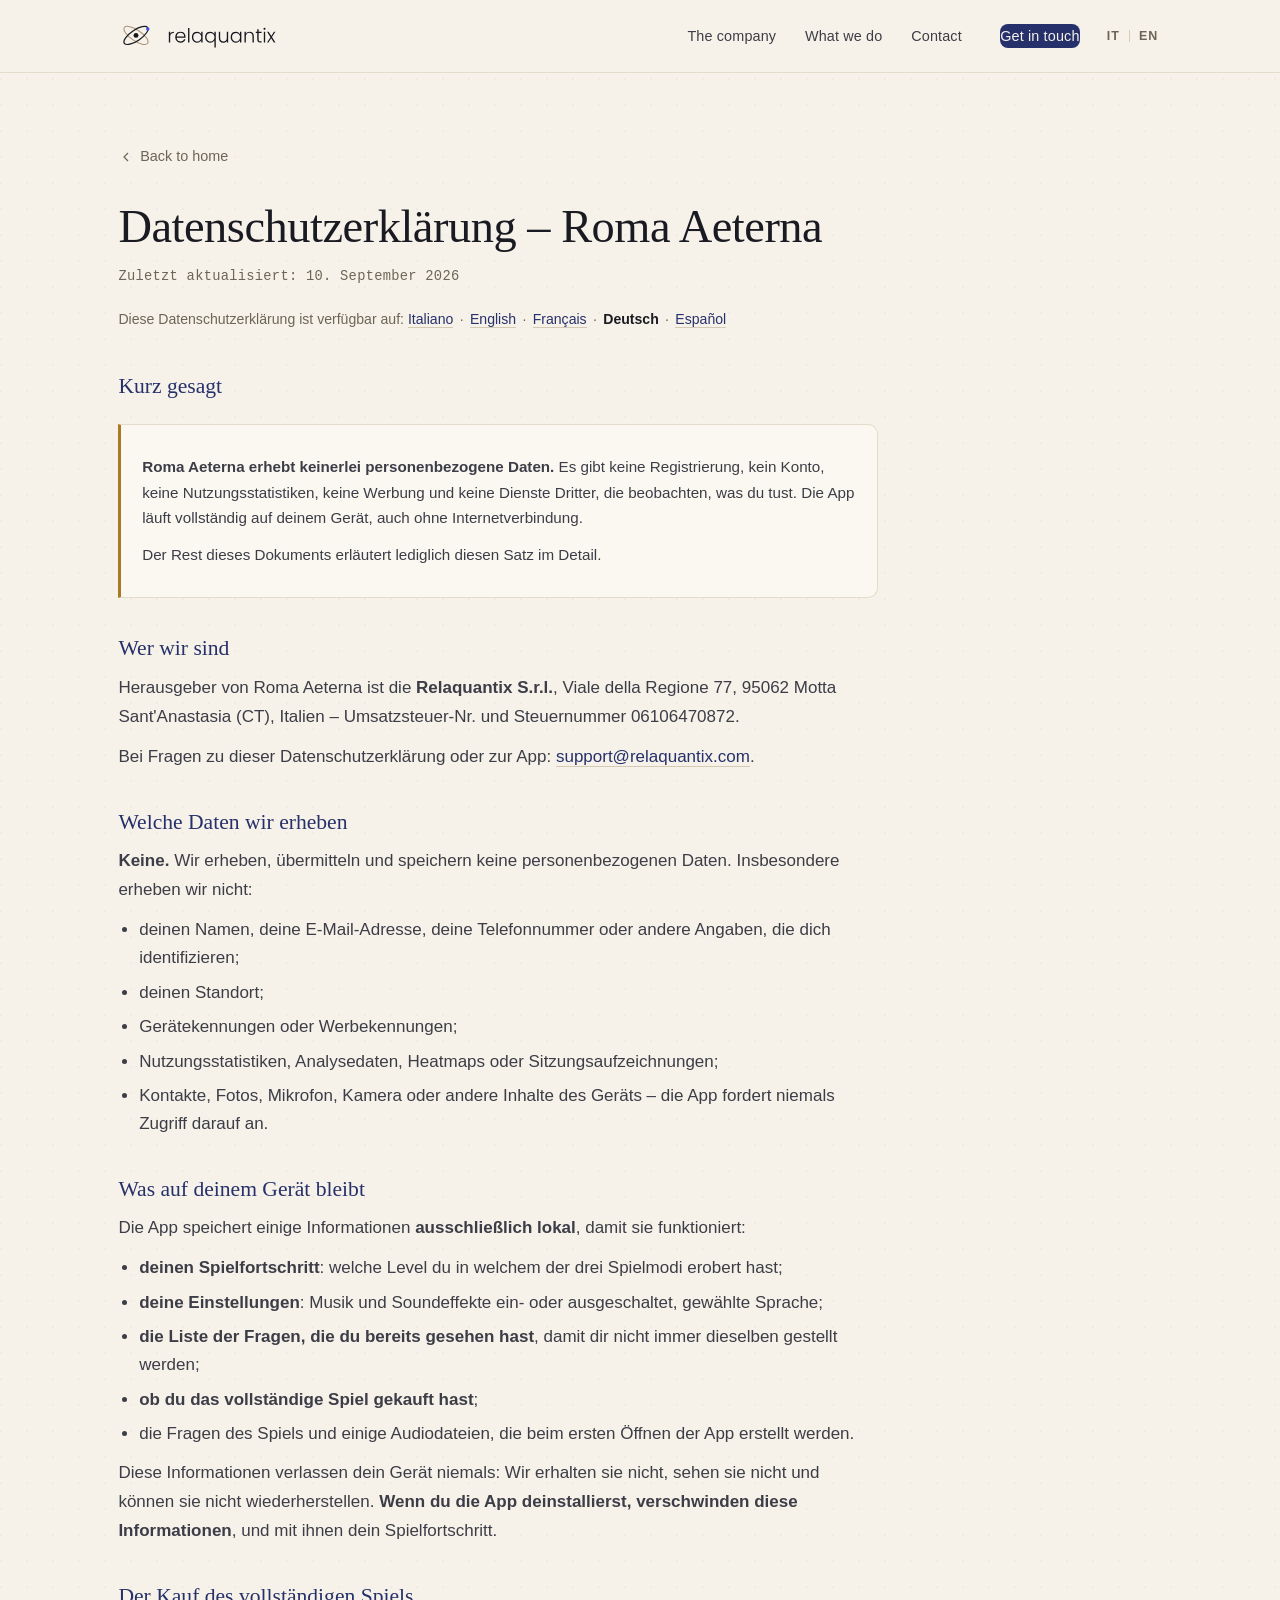
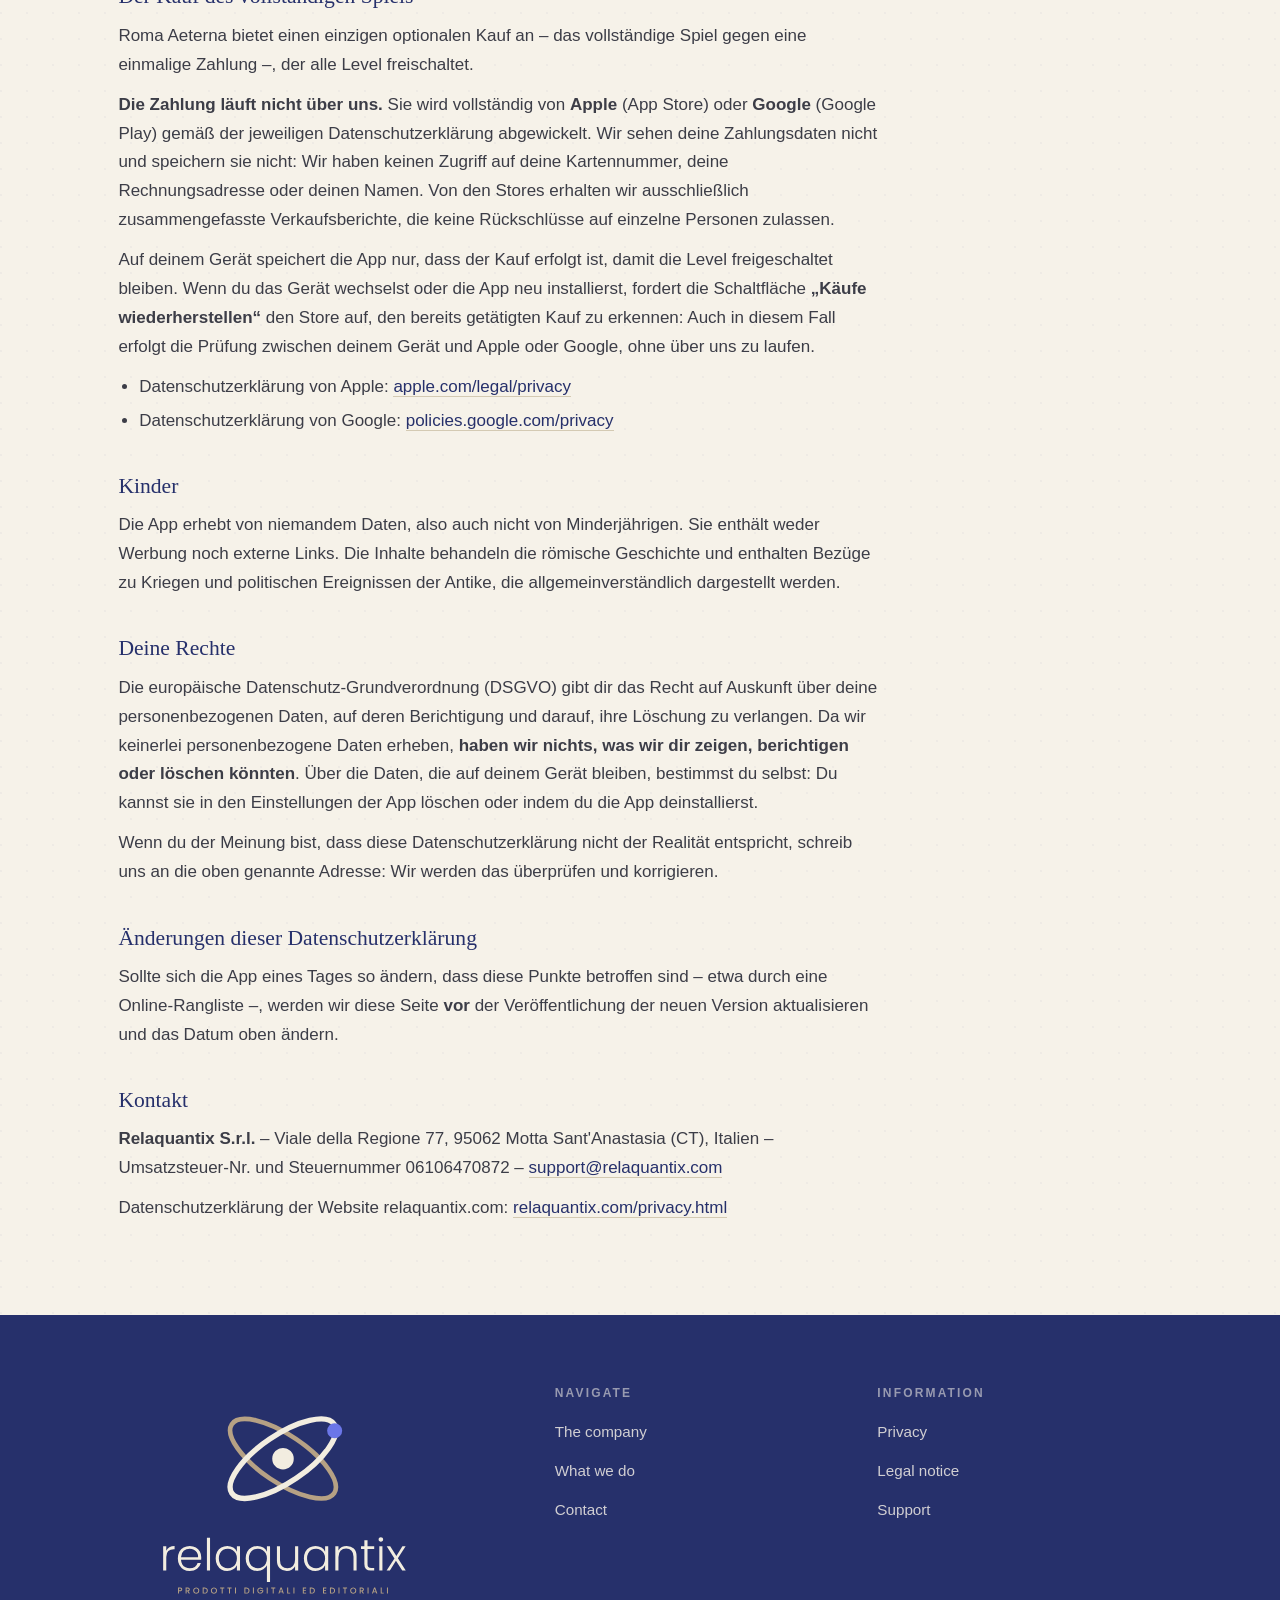
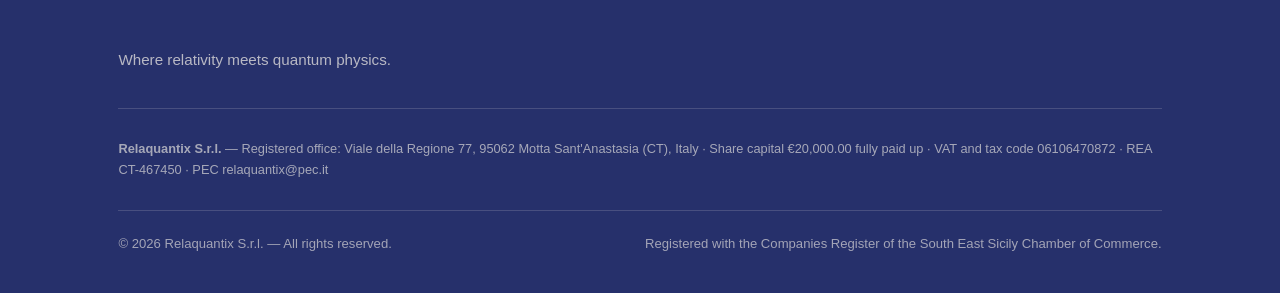
<file: roma-aeterna-privacy-de.html>
<!DOCTYPE html>
<html lang="de">
<head>
  <meta charset="UTF-8">
  <meta name="viewport" content="width=device-width, initial-scale=1">
  <title>Datenschutzerklärung – Roma Aeterna</title>
  <meta name="description" content="Datenschutzerklärung der App Roma Aeterna von Relaquantix S.r.l. Die App erhebt keinerlei personenbezogene Daten.">
  <link rel="canonical" href="https://relaquantix.com/roma-aeterna-privacy-de.html">
  <link rel="alternate" hreflang="it" href="https://relaquantix.com/roma-aeterna-privacy.html">
  <link rel="alternate" hreflang="en" href="https://relaquantix.com/roma-aeterna-privacy-en.html">
  <link rel="alternate" hreflang="fr" href="https://relaquantix.com/roma-aeterna-privacy-fr.html">
  <link rel="alternate" hreflang="de" href="https://relaquantix.com/roma-aeterna-privacy-de.html">
  <link rel="alternate" hreflang="es" href="https://relaquantix.com/roma-aeterna-privacy-es.html">
  <link rel="alternate" hreflang="x-default" href="https://relaquantix.com/roma-aeterna-privacy.html">
  <meta name="robots" content="noindex, follow">
  <meta name="theme-color" content="#f6f2e9">
  <link rel="icon" href="/assets/img/favicon.svg" type="image/svg+xml">
  <link rel="stylesheet" href="/assets/css/style.css?v=7">
</head>
<body>
  <a class="skip-link" href="#main">Skip to content</a>

  <header class="site-header">
    <div class="wrap nav-inner">
      <a class="brand" href="/en/" aria-label="Relaquantix, home">
        <svg class="brand-mark" viewBox="0 0 220 176" aria-hidden="true">
          <ellipse cx="110" cy="82" rx="86" ry="33" transform="rotate(34 110 82)" fill="none" stroke="#a99377" stroke-width="6.5"/>
          <ellipse cx="110" cy="82" rx="86" ry="33" transform="rotate(-34 110 82)" fill="none" stroke="#16171f" stroke-width="7.5"/>
          <circle cx="110" cy="82" r="15" fill="#16171f"/>
          <circle cx="182" cy="43" r="10.5" fill="#3f4fe0"/>
        </svg>
        <img class="brand-wordmark" src="/assets/img/logo/wordmark.svg?v=7" width="706" height="160" alt="">
      </a>
      <ul class="nav-links" id="nav-links">
        <li><a href="/en/#about">The company</a></li>
        <li><a href="/en/#what-we-do">What we do</a></li>
        <li><a href="/en/#contact">Contact</a></li>
        <li><a class="nav-cta" href="/en/#contact">Get in touch</a></li>
      </ul>
      <div class="lang">
        <a href="/" hreflang="it" lang="it">IT</a>
        <span class="lang-sep" aria-hidden="true">|</span>
        <a href="/en/" hreflang="en" lang="en">EN</a>
      </div>
      <button class="nav-toggle" aria-label="Open menu" aria-expanded="false" aria-controls="nav-links">
        <svg viewBox="0 0 24 24" aria-hidden="true"><path d="M4 7h16M4 12h16M4 17h16"/></svg>
      </button>
    </div>
  </header>

  <main id="main" class="doc">
    <div class="wrap">
      <div class="doc-inner">
        <a class="back-link" href="/en/"><svg viewBox="0 0 24 24" aria-hidden="true"><path d="M15 6l-6 6 6 6"/></svg> Back to home</a>
        <h1 class="doc-title">Datenschutzerklärung – Roma Aeterna</h1>
        <p class="doc-updated">Zuletzt aktualisiert: 10. September 2026</p>
        <p class="doc-langs">Diese Datenschutzerklärung ist verfügbar auf: <a href="/roma-aeterna-privacy.html" hreflang="it" lang="it">Italiano</a><span class="sep">·</span><a href="/roma-aeterna-privacy-en.html" hreflang="en" lang="en">English</a><span class="sep">·</span><a href="/roma-aeterna-privacy-fr.html" hreflang="fr" lang="fr">Français</a><span class="sep">·</span><strong>Deutsch</strong><span class="sep">·</span><a href="/roma-aeterna-privacy-es.html" hreflang="es" lang="es">Español</a></p>

        <div class="doc-body">
          <h2>Kurz gesagt</h2>
          <div class="doc-note">
            <p><strong>Roma Aeterna erhebt keinerlei personenbezogene Daten.</strong> Es gibt keine Registrierung, kein Konto, keine Nutzungsstatistiken, keine Werbung und keine Dienste Dritter, die beobachten, was du tust. Die App läuft vollständig auf deinem Gerät, auch ohne Internetverbindung.</p>
            <p>Der Rest dieses Dokuments erläutert lediglich diesen Satz im Detail.</p>
          </div>

          <h2>Wer wir sind</h2>
          <p>Herausgeber von Roma Aeterna ist die <strong>Relaquantix S.r.l.</strong>, Viale della Regione 77, 95062 Motta Sant'Anastasia (CT), Italien – Umsatzsteuer-Nr. und Steuernummer 06106470872.</p>
          <p>Bei Fragen zu dieser Datenschutzerklärung oder zur App: <a href="mailto:support@relaquantix.com">support@relaquantix.com</a>.</p>

          <h2>Welche Daten wir erheben</h2>
          <p><strong>Keine.</strong> Wir erheben, übermitteln und speichern keine personenbezogenen Daten. Insbesondere erheben wir nicht:</p>
          <ul>
            <li>deinen Namen, deine E-Mail-Adresse, deine Telefonnummer oder andere Angaben, die dich identifizieren;</li>
            <li>deinen Standort;</li>
            <li>Gerätekennungen oder Werbekennungen;</li>
            <li>Nutzungsstatistiken, Analysedaten, Heatmaps oder Sitzungsaufzeichnungen;</li>
            <li>Kontakte, Fotos, Mikrofon, Kamera oder andere Inhalte des Geräts – die App fordert niemals Zugriff darauf an.</li>
          </ul>

          <h2>Was auf deinem Gerät bleibt</h2>
          <p>Die App speichert einige Informationen <strong>ausschließlich lokal</strong>, damit sie funktioniert:</p>
          <ul>
            <li><strong>deinen Spielfortschritt</strong>: welche Level du in welchem der drei Spielmodi erobert hast;</li>
            <li><strong>deine Einstellungen</strong>: Musik und Soundeffekte ein- oder ausgeschaltet, gewählte Sprache;</li>
            <li><strong>die Liste der Fragen, die du bereits gesehen hast</strong>, damit dir nicht immer dieselben gestellt werden;</li>
            <li><strong>ob du das vollständige Spiel gekauft hast</strong>;</li>
            <li>die Fragen des Spiels und einige Audiodateien, die beim ersten Öffnen der App erstellt werden.</li>
          </ul>
          <p>Diese Informationen verlassen dein Gerät niemals: Wir erhalten sie nicht, sehen sie nicht und können sie nicht wiederherstellen. <strong>Wenn du die App deinstallierst, verschwinden diese Informationen</strong>, und mit ihnen dein Spielfortschritt.</p>

          <h2>Der Kauf des vollständigen Spiels</h2>
          <p>Roma Aeterna bietet einen einzigen optionalen Kauf an – das vollständige Spiel gegen eine einmalige Zahlung –, der alle Level freischaltet.</p>
          <p><strong>Die Zahlung läuft nicht über uns.</strong> Sie wird vollständig von <strong>Apple</strong> (App Store) oder <strong>Google</strong> (Google Play) gemäß der jeweiligen Datenschutzerklärung abgewickelt. Wir sehen deine Zahlungsdaten nicht und speichern sie nicht: Wir haben keinen Zugriff auf deine Kartennummer, deine Rechnungsadresse oder deinen Namen. Von den Stores erhalten wir ausschließlich zusammengefasste Verkaufsberichte, die keine Rückschlüsse auf einzelne Personen zulassen.</p>
          <p>Auf deinem Gerät speichert die App nur, dass der Kauf erfolgt ist, damit die Level freigeschaltet bleiben. Wenn du das Gerät wechselst oder die App neu installierst, fordert die Schaltfläche <strong>„Käufe wiederherstellen“</strong> den Store auf, den bereits getätigten Kauf zu erkennen: Auch in diesem Fall erfolgt die Prüfung zwischen deinem Gerät und Apple oder Google, ohne über uns zu laufen.</p>
          <ul>
            <li>Datenschutzerklärung von Apple: <a href="https://www.apple.com/legal/privacy/" target="_blank" rel="noopener">apple.com/legal/privacy</a></li>
            <li>Datenschutzerklärung von Google: <a href="https://policies.google.com/privacy" target="_blank" rel="noopener">policies.google.com/privacy</a></li>
          </ul>

          <h2>Kinder</h2>
          <p>Die App erhebt von niemandem Daten, also auch nicht von Minderjährigen. Sie enthält weder Werbung noch externe Links. Die Inhalte behandeln die römische Geschichte und enthalten Bezüge zu Kriegen und politischen Ereignissen der Antike, die allgemeinverständlich dargestellt werden.</p>

          <h2>Deine Rechte</h2>
          <p>Die europäische Datenschutz-Grundverordnung (DSGVO) gibt dir das Recht auf Auskunft über deine personenbezogenen Daten, auf deren Berichtigung und darauf, ihre Löschung zu verlangen. Da wir keinerlei personenbezogene Daten erheben, <strong>haben wir nichts, was wir dir zeigen, berichtigen oder löschen könnten</strong>. Über die Daten, die auf deinem Gerät bleiben, bestimmst du selbst: Du kannst sie in den Einstellungen der App löschen oder indem du die App deinstallierst.</p>
          <p>Wenn du der Meinung bist, dass diese Datenschutzerklärung nicht der Realität entspricht, schreib uns an die oben genannte Adresse: Wir werden das überprüfen und korrigieren.</p>

          <h2>Änderungen dieser Datenschutzerklärung</h2>
          <p>Sollte sich die App eines Tages so ändern, dass diese Punkte betroffen sind – etwa durch eine Online-Rangliste –, werden wir diese Seite <strong>vor</strong> der Veröffentlichung der neuen Version aktualisieren und das Datum oben ändern.</p>

          <h2>Kontakt</h2>
          <p><strong>Relaquantix S.r.l.</strong> – Viale della Regione 77, 95062 Motta Sant'Anastasia (CT), Italien – Umsatzsteuer-Nr. und Steuernummer 06106470872 – <a href="mailto:support@relaquantix.com">support@relaquantix.com</a></p>
          <p>Datenschutzerklärung der Website relaquantix.com: <a href="/privacy.html">relaquantix.com/privacy.html</a></p>
        </div>
      </div>
    </div>
  </main>

  <footer class="site-footer">
    <div class="wrap">
      <div class="footer-inner">
        <div class="footer-brand">
          <img class="footer-logo" src="/assets/img/logo/lockup-vertical-dark.svg?v=7" width="460" height="336" alt="Relaquantix">
          <p class="footer-tag">Where relativity meets quantum physics.</p>
        </div>
        <nav class="footer-col" aria-label="Navigate">
          <h4>Navigate</h4>
          <ul>
            <li><a href="/en/#about">The company</a></li>
            <li><a href="/en/#what-we-do">What we do</a></li>
            <li><a href="/en/#contact">Contact</a></li>
          </ul>
        </nav>
        <nav class="footer-col" aria-label="Information">
          <h4>Information</h4>
          <ul>
            <li><a href="/en/privacy.html">Privacy</a></li>
            <li><a href="/en/legal.html">Legal notice</a></li>
            <li><a href="/en/support.html">Support</a></li>
          </ul>
        </nav>
      </div>
      <div class="footer-legal">
        <strong>Relaquantix S.r.l.</strong> — Registered office: Viale della Regione 77, 95062 Motta Sant'Anastasia (CT), Italy · Share capital €20,000.00 fully paid up · VAT and tax code 06106470872 · REA CT-467450 · PEC relaquantix@pec.it
      </div>
      <div class="footer-bottom">
        <span>© <span id="year">2026</span> Relaquantix S.r.l. — All rights reserved.</span>
        <span>Registered with the Companies Register of the South East Sicily Chamber of Commerce.</span>
      </div>
    </div>
  </footer>

  <script src="/assets/js/main.js?v=7" defer></script>
</body>
</html>
</file>
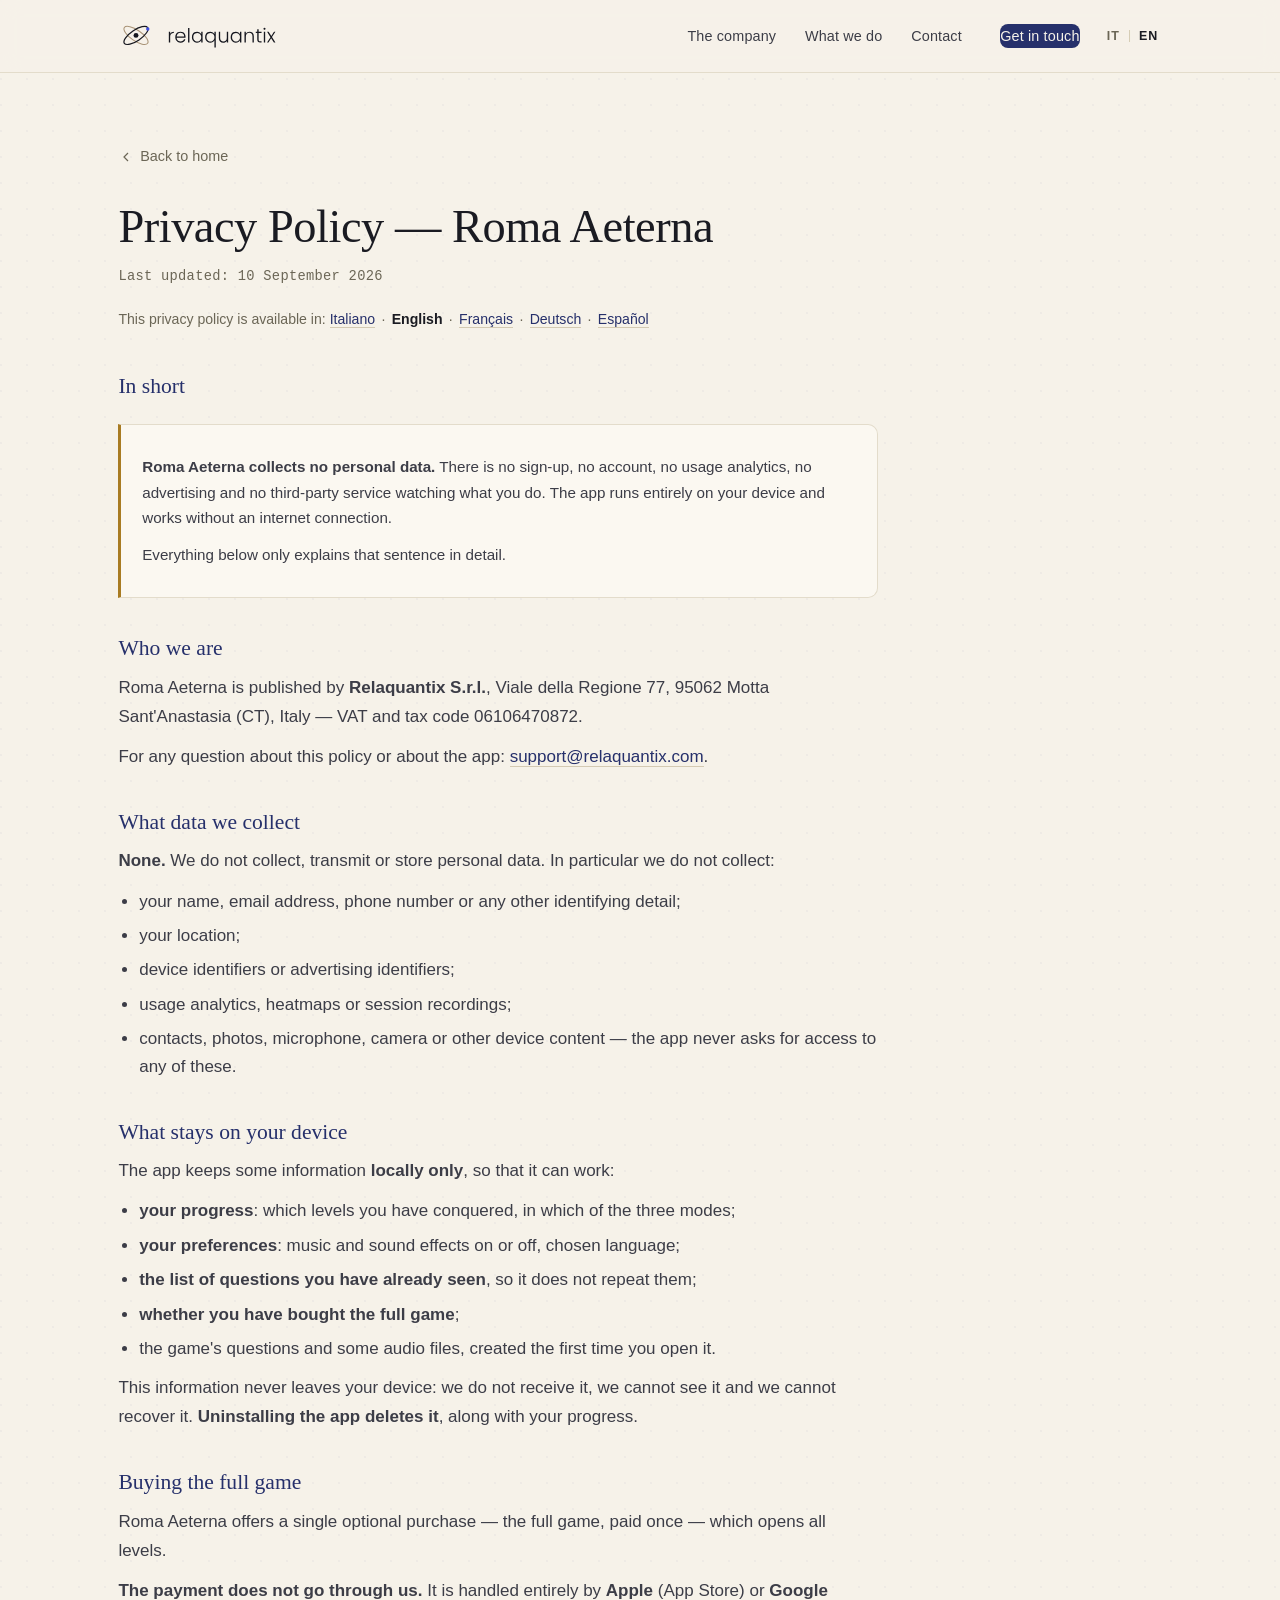
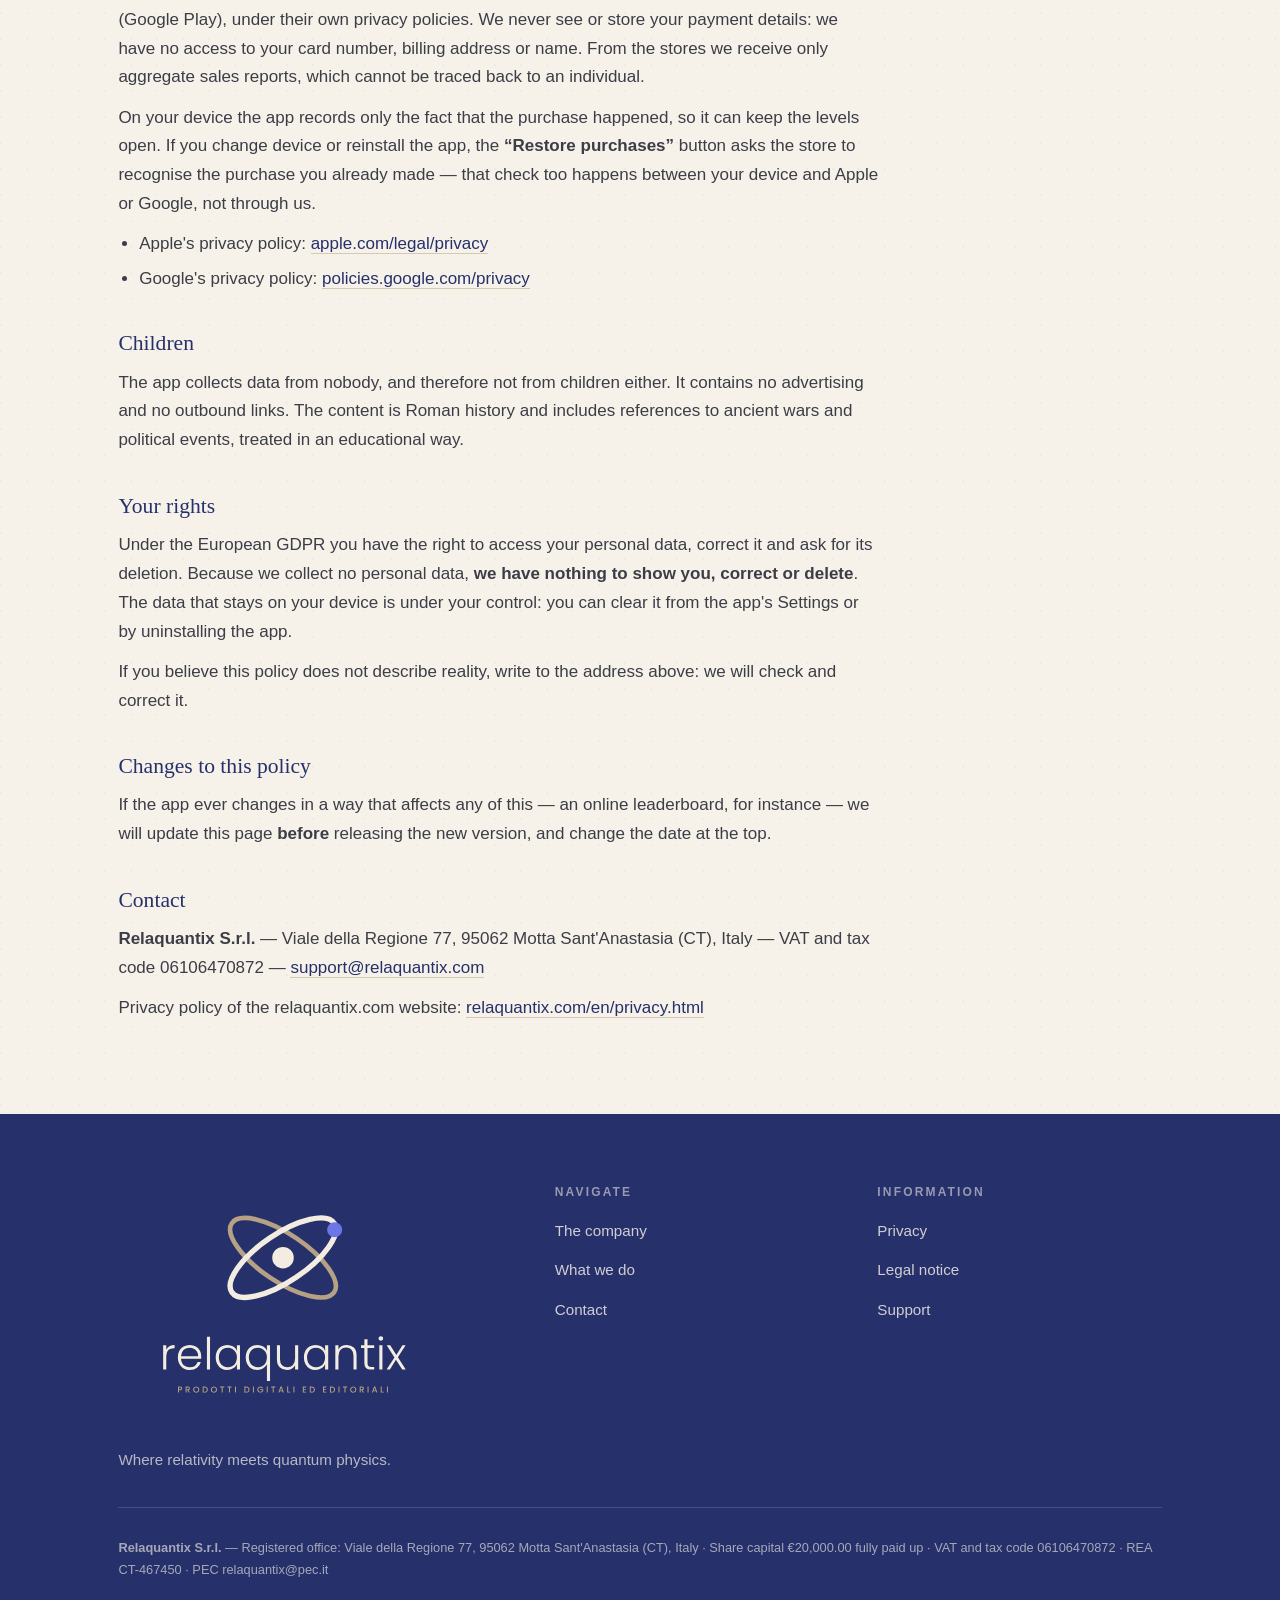
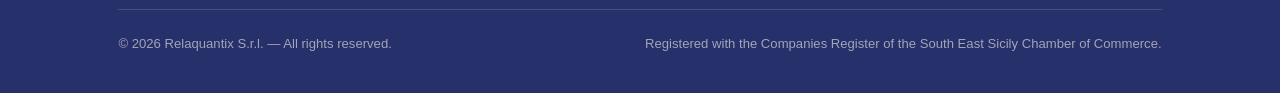
<file: roma-aeterna-privacy-en.html>
<!DOCTYPE html>
<html lang="en">
<head>
  <meta charset="UTF-8">
  <meta name="viewport" content="width=device-width, initial-scale=1">
  <title>Privacy Policy — Roma Aeterna</title>
  <meta name="description" content="Privacy policy for the Roma Aeterna app by Relaquantix S.r.l. The app collects no personal data.">
  <link rel="canonical" href="https://relaquantix.com/roma-aeterna-privacy-en.html">
  <link rel="alternate" hreflang="it" href="https://relaquantix.com/roma-aeterna-privacy.html">
  <link rel="alternate" hreflang="en" href="https://relaquantix.com/roma-aeterna-privacy-en.html">
  <link rel="alternate" hreflang="fr" href="https://relaquantix.com/roma-aeterna-privacy-fr.html">
  <link rel="alternate" hreflang="de" href="https://relaquantix.com/roma-aeterna-privacy-de.html">
  <link rel="alternate" hreflang="es" href="https://relaquantix.com/roma-aeterna-privacy-es.html">
  <link rel="alternate" hreflang="x-default" href="https://relaquantix.com/roma-aeterna-privacy.html">
  <meta name="robots" content="noindex, follow">
  <meta name="theme-color" content="#f6f2e9">
  <link rel="icon" href="/assets/img/favicon.svg" type="image/svg+xml">
  <link rel="stylesheet" href="/assets/css/style.css?v=7">
</head>
<body>
  <a class="skip-link" href="#main">Skip to content</a>

  <header class="site-header">
    <div class="wrap nav-inner">
      <a class="brand" href="/en/" aria-label="Relaquantix, home">
        <svg class="brand-mark" viewBox="0 0 220 176" aria-hidden="true">
          <ellipse cx="110" cy="82" rx="86" ry="33" transform="rotate(34 110 82)" fill="none" stroke="#a99377" stroke-width="6.5"/>
          <ellipse cx="110" cy="82" rx="86" ry="33" transform="rotate(-34 110 82)" fill="none" stroke="#16171f" stroke-width="7.5"/>
          <circle cx="110" cy="82" r="15" fill="#16171f"/>
          <circle cx="182" cy="43" r="10.5" fill="#3f4fe0"/>
        </svg>
        <img class="brand-wordmark" src="/assets/img/logo/wordmark.svg?v=7" width="706" height="160" alt="">
      </a>
      <ul class="nav-links" id="nav-links">
        <li><a href="/en/#about">The company</a></li>
        <li><a href="/en/#what-we-do">What we do</a></li>
        <li><a href="/en/#contact">Contact</a></li>
        <li><a class="nav-cta" href="/en/#contact">Get in touch</a></li>
      </ul>
      <div class="lang">
        <a href="/roma-aeterna-privacy.html" hreflang="it" lang="it">IT</a>
        <span class="lang-sep" aria-hidden="true">|</span>
        <a href="/roma-aeterna-privacy-en.html" hreflang="en" aria-current="true">EN</a>
      </div>
      <button class="nav-toggle" aria-label="Open menu" aria-expanded="false" aria-controls="nav-links">
        <svg viewBox="0 0 24 24" aria-hidden="true"><path d="M4 7h16M4 12h16M4 17h16"/></svg>
      </button>
    </div>
  </header>

  <main id="main" class="doc">
    <div class="wrap">
      <div class="doc-inner">
        <a class="back-link" href="/en/"><svg viewBox="0 0 24 24" aria-hidden="true"><path d="M15 6l-6 6 6 6"/></svg> Back to home</a>
        <h1 class="doc-title">Privacy Policy — Roma Aeterna</h1>
        <p class="doc-updated">Last updated: 10 September 2026</p>
        <p class="doc-langs">This privacy policy is available in: <a href="/roma-aeterna-privacy.html" hreflang="it" lang="it">Italiano</a><span class="sep">·</span><strong>English</strong><span class="sep">·</span><a href="/roma-aeterna-privacy-fr.html" hreflang="fr" lang="fr">Français</a><span class="sep">·</span><a href="/roma-aeterna-privacy-de.html" hreflang="de" lang="de">Deutsch</a><span class="sep">·</span><a href="/roma-aeterna-privacy-es.html" hreflang="es" lang="es">Español</a></p>

        <div class="doc-body">
          <h2>In short</h2>
          <div class="doc-note">
            <p><strong>Roma Aeterna collects no personal data.</strong> There is no sign-up, no account, no usage analytics, no advertising and no third-party service watching what you do. The app runs entirely on your device and works without an internet connection.</p>
            <p>Everything below only explains that sentence in detail.</p>
          </div>

          <h2>Who we are</h2>
          <p>Roma Aeterna is published by <strong>Relaquantix S.r.l.</strong>, Viale della Regione 77, 95062 Motta Sant'Anastasia (CT), Italy — VAT and tax code 06106470872.</p>
          <p>For any question about this policy or about the app: <a href="mailto:support@relaquantix.com">support@relaquantix.com</a>.</p>

          <h2>What data we collect</h2>
          <p><strong>None.</strong> We do not collect, transmit or store personal data. In particular we do not collect:</p>
          <ul>
            <li>your name, email address, phone number or any other identifying detail;</li>
            <li>your location;</li>
            <li>device identifiers or advertising identifiers;</li>
            <li>usage analytics, heatmaps or session recordings;</li>
            <li>contacts, photos, microphone, camera or other device content — the app never asks for access to any of these.</li>
          </ul>

          <h2>What stays on your device</h2>
          <p>The app keeps some information <strong>locally only</strong>, so that it can work:</p>
          <ul>
            <li><strong>your progress</strong>: which levels you have conquered, in which of the three modes;</li>
            <li><strong>your preferences</strong>: music and sound effects on or off, chosen language;</li>
            <li><strong>the list of questions you have already seen</strong>, so it does not repeat them;</li>
            <li><strong>whether you have bought the full game</strong>;</li>
            <li>the game's questions and some audio files, created the first time you open it.</li>
          </ul>
          <p>This information never leaves your device: we do not receive it, we cannot see it and we cannot recover it. <strong>Uninstalling the app deletes it</strong>, along with your progress.</p>

          <h2>Buying the full game</h2>
          <p>Roma Aeterna offers a single optional purchase — the full game, paid once — which opens all levels.</p>
          <p><strong>The payment does not go through us.</strong> It is handled entirely by <strong>Apple</strong> (App Store) or <strong>Google</strong> (Google Play), under their own privacy policies. We never see or store your payment details: we have no access to your card number, billing address or name. From the stores we receive only aggregate sales reports, which cannot be traced back to an individual.</p>
          <p>On your device the app records only the fact that the purchase happened, so it can keep the levels open. If you change device or reinstall the app, the <strong>“Restore purchases”</strong> button asks the store to recognise the purchase you already made — that check too happens between your device and Apple or Google, not through us.</p>
          <ul>
            <li>Apple's privacy policy: <a href="https://www.apple.com/legal/privacy/" target="_blank" rel="noopener">apple.com/legal/privacy</a></li>
            <li>Google's privacy policy: <a href="https://policies.google.com/privacy" target="_blank" rel="noopener">policies.google.com/privacy</a></li>
          </ul>

          <h2>Children</h2>
          <p>The app collects data from nobody, and therefore not from children either. It contains no advertising and no outbound links. The content is Roman history and includes references to ancient wars and political events, treated in an educational way.</p>

          <h2>Your rights</h2>
          <p>Under the European GDPR you have the right to access your personal data, correct it and ask for its deletion. Because we collect no personal data, <strong>we have nothing to show you, correct or delete</strong>. The data that stays on your device is under your control: you can clear it from the app's Settings or by uninstalling the app.</p>
          <p>If you believe this policy does not describe reality, write to the address above: we will check and correct it.</p>

          <h2>Changes to this policy</h2>
          <p>If the app ever changes in a way that affects any of this — an online leaderboard, for instance — we will update this page <strong>before</strong> releasing the new version, and change the date at the top.</p>

          <h2>Contact</h2>
          <p><strong>Relaquantix S.r.l.</strong> — Viale della Regione 77, 95062 Motta Sant'Anastasia (CT), Italy — VAT and tax code 06106470872 — <a href="mailto:support@relaquantix.com">support@relaquantix.com</a></p>
          <p>Privacy policy of the relaquantix.com website: <a href="/en/privacy.html">relaquantix.com/en/privacy.html</a></p>
        </div>
      </div>
    </div>
  </main>

  <footer class="site-footer">
    <div class="wrap">
      <div class="footer-inner">
        <div class="footer-brand">
          <img class="footer-logo" src="/assets/img/logo/lockup-vertical-dark.svg?v=7" width="460" height="336" alt="Relaquantix">
          <p class="footer-tag">Where relativity meets quantum physics.</p>
        </div>
        <nav class="footer-col" aria-label="Navigate">
          <h4>Navigate</h4>
          <ul>
            <li><a href="/en/#about">The company</a></li>
            <li><a href="/en/#what-we-do">What we do</a></li>
            <li><a href="/en/#contact">Contact</a></li>
          </ul>
        </nav>
        <nav class="footer-col" aria-label="Information">
          <h4>Information</h4>
          <ul>
            <li><a href="/en/privacy.html">Privacy</a></li>
            <li><a href="/en/legal.html">Legal notice</a></li>
            <li><a href="/en/support.html">Support</a></li>
          </ul>
        </nav>
      </div>
      <div class="footer-legal">
        <strong>Relaquantix S.r.l.</strong> — Registered office: Viale della Regione 77, 95062 Motta Sant'Anastasia (CT), Italy · Share capital €20,000.00 fully paid up · VAT and tax code 06106470872 · REA CT-467450 · PEC relaquantix@pec.it
      </div>
      <div class="footer-bottom">
        <span>© <span id="year">2026</span> Relaquantix S.r.l. — All rights reserved.</span>
        <span>Registered with the Companies Register of the South East Sicily Chamber of Commerce.</span>
      </div>
    </div>
  </footer>

  <script src="/assets/js/main.js?v=7" defer></script>
</body>
</html>
</file>
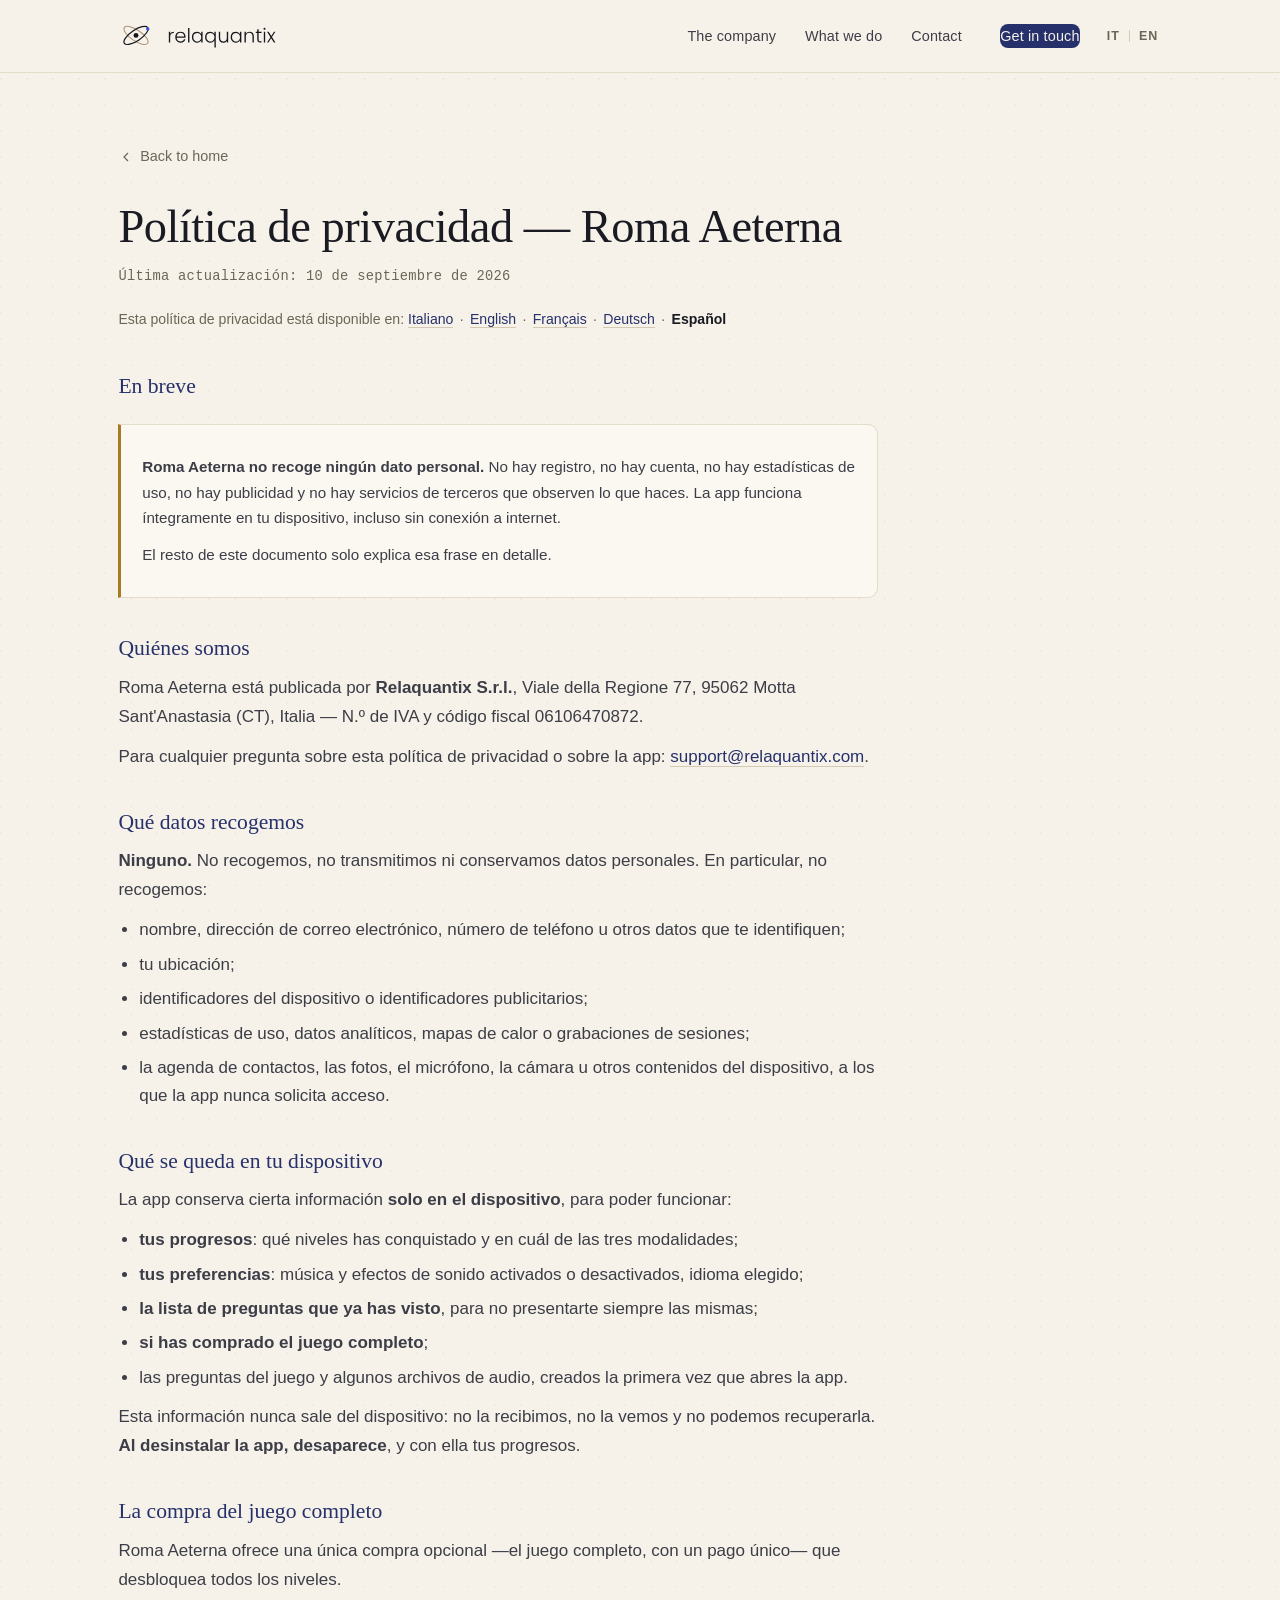
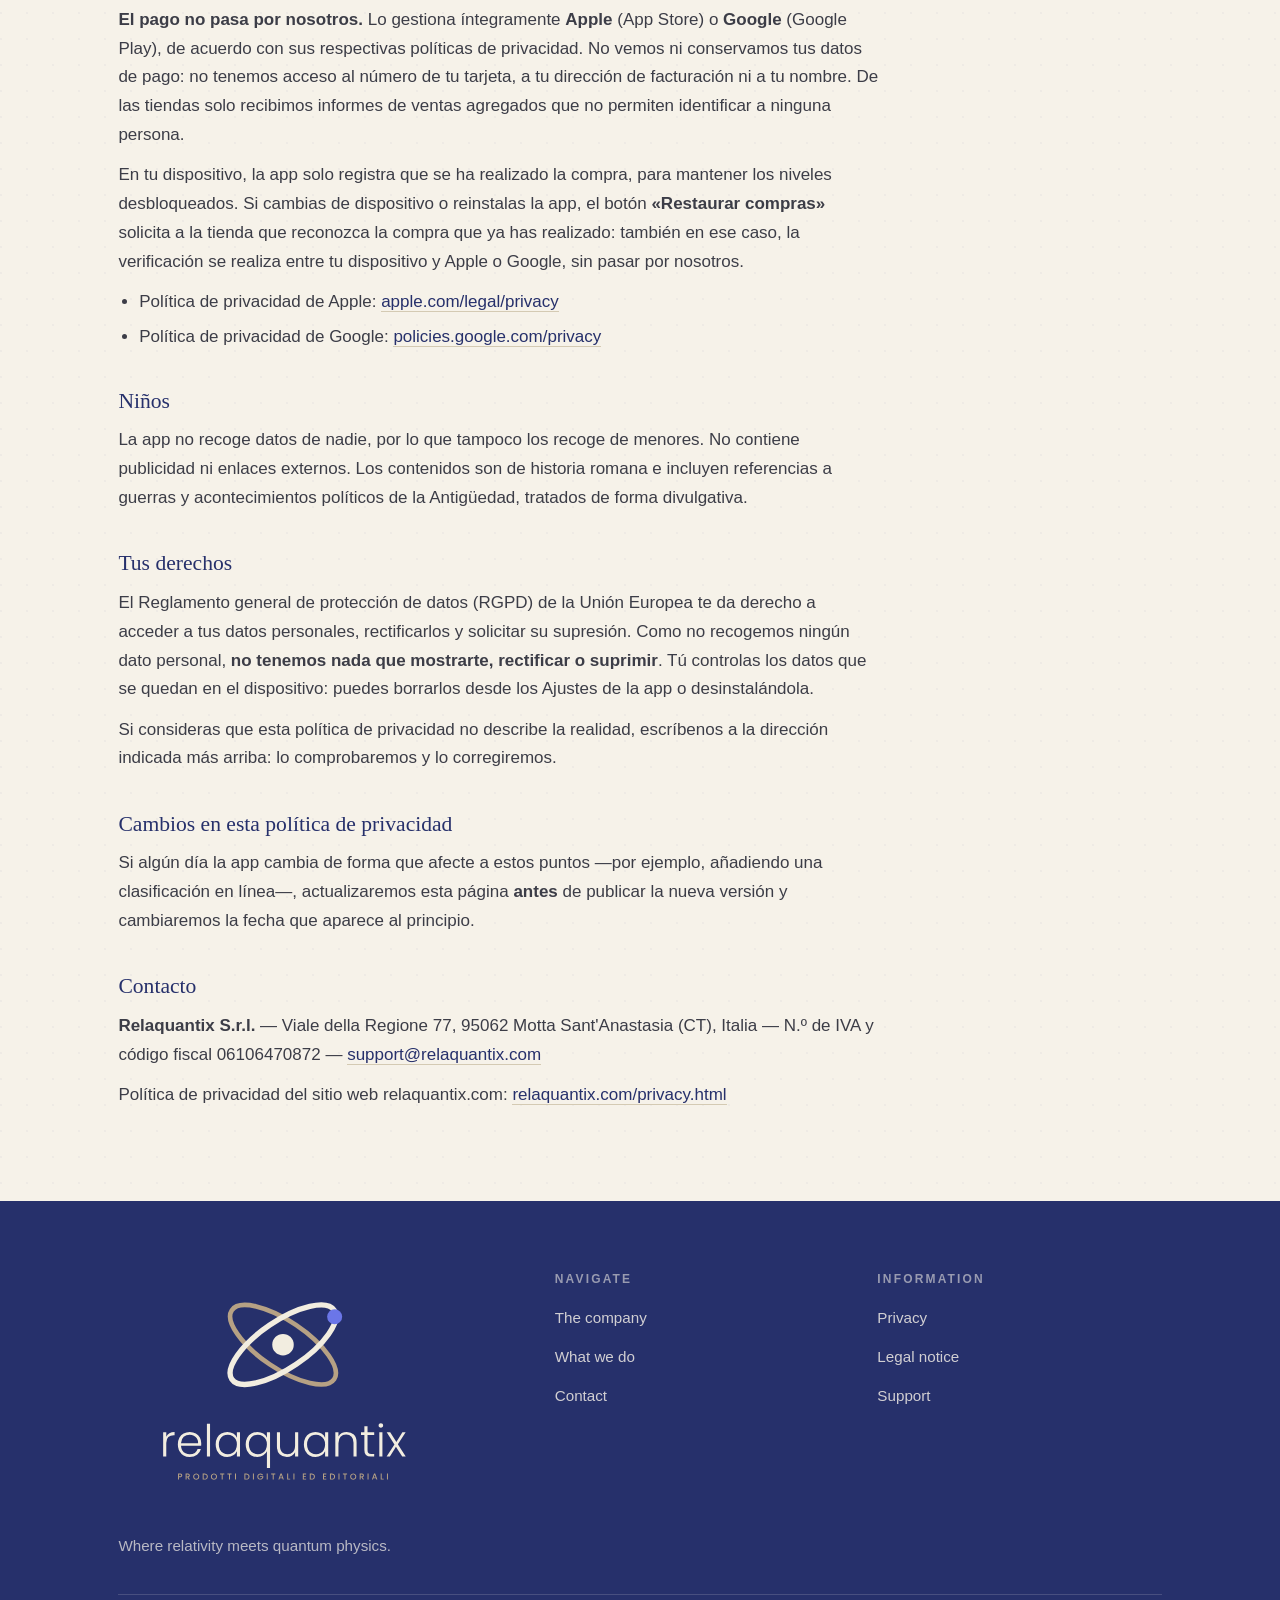
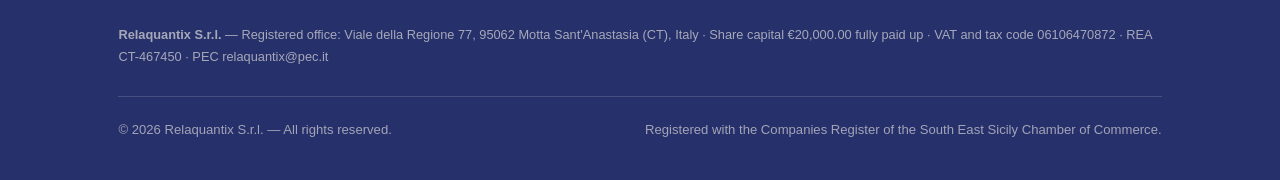
<file: roma-aeterna-privacy-es.html>
<!DOCTYPE html>
<html lang="es">
<head>
  <meta charset="UTF-8">
  <meta name="viewport" content="width=device-width, initial-scale=1">
  <title>Política de privacidad — Roma Aeterna</title>
  <meta name="description" content="Política de privacidad de la app Roma Aeterna de Relaquantix S.r.l. La app no recoge ningún dato personal.">
  <link rel="canonical" href="https://relaquantix.com/roma-aeterna-privacy-es.html">
  <link rel="alternate" hreflang="it" href="https://relaquantix.com/roma-aeterna-privacy.html">
  <link rel="alternate" hreflang="en" href="https://relaquantix.com/roma-aeterna-privacy-en.html">
  <link rel="alternate" hreflang="fr" href="https://relaquantix.com/roma-aeterna-privacy-fr.html">
  <link rel="alternate" hreflang="de" href="https://relaquantix.com/roma-aeterna-privacy-de.html">
  <link rel="alternate" hreflang="es" href="https://relaquantix.com/roma-aeterna-privacy-es.html">
  <link rel="alternate" hreflang="x-default" href="https://relaquantix.com/roma-aeterna-privacy.html">
  <meta name="robots" content="noindex, follow">
  <meta name="theme-color" content="#f6f2e9">
  <link rel="icon" href="/assets/img/favicon.svg" type="image/svg+xml">
  <link rel="stylesheet" href="/assets/css/style.css?v=7">
</head>
<body>
  <a class="skip-link" href="#main">Skip to content</a>

  <header class="site-header">
    <div class="wrap nav-inner">
      <a class="brand" href="/en/" aria-label="Relaquantix, home">
        <svg class="brand-mark" viewBox="0 0 220 176" aria-hidden="true">
          <ellipse cx="110" cy="82" rx="86" ry="33" transform="rotate(34 110 82)" fill="none" stroke="#a99377" stroke-width="6.5"/>
          <ellipse cx="110" cy="82" rx="86" ry="33" transform="rotate(-34 110 82)" fill="none" stroke="#16171f" stroke-width="7.5"/>
          <circle cx="110" cy="82" r="15" fill="#16171f"/>
          <circle cx="182" cy="43" r="10.5" fill="#3f4fe0"/>
        </svg>
        <img class="brand-wordmark" src="/assets/img/logo/wordmark.svg?v=7" width="706" height="160" alt="">
      </a>
      <ul class="nav-links" id="nav-links">
        <li><a href="/en/#about">The company</a></li>
        <li><a href="/en/#what-we-do">What we do</a></li>
        <li><a href="/en/#contact">Contact</a></li>
        <li><a class="nav-cta" href="/en/#contact">Get in touch</a></li>
      </ul>
      <div class="lang">
        <a href="/" hreflang="it" lang="it">IT</a>
        <span class="lang-sep" aria-hidden="true">|</span>
        <a href="/en/" hreflang="en" lang="en">EN</a>
      </div>
      <button class="nav-toggle" aria-label="Open menu" aria-expanded="false" aria-controls="nav-links">
        <svg viewBox="0 0 24 24" aria-hidden="true"><path d="M4 7h16M4 12h16M4 17h16"/></svg>
      </button>
    </div>
  </header>

  <main id="main" class="doc">
    <div class="wrap">
      <div class="doc-inner">
        <a class="back-link" href="/en/"><svg viewBox="0 0 24 24" aria-hidden="true"><path d="M15 6l-6 6 6 6"/></svg> Back to home</a>
        <h1 class="doc-title">Política de privacidad — Roma Aeterna</h1>
        <p class="doc-updated">Última actualización: 10 de septiembre de 2026</p>
        <p class="doc-langs">Esta política de privacidad está disponible en: <a href="/roma-aeterna-privacy.html" hreflang="it" lang="it">Italiano</a><span class="sep">·</span><a href="/roma-aeterna-privacy-en.html" hreflang="en" lang="en">English</a><span class="sep">·</span><a href="/roma-aeterna-privacy-fr.html" hreflang="fr" lang="fr">Français</a><span class="sep">·</span><a href="/roma-aeterna-privacy-de.html" hreflang="de" lang="de">Deutsch</a><span class="sep">·</span><strong>Español</strong></p>

        <div class="doc-body">
          <h2>En breve</h2>
          <div class="doc-note">
            <p><strong>Roma Aeterna no recoge ningún dato personal.</strong> No hay registro, no hay cuenta, no hay estadísticas de uso, no hay publicidad y no hay servicios de terceros que observen lo que haces. La app funciona íntegramente en tu dispositivo, incluso sin conexión a internet.</p>
            <p>El resto de este documento solo explica esa frase en detalle.</p>
          </div>

          <h2>Quiénes somos</h2>
          <p>Roma Aeterna está publicada por <strong>Relaquantix S.r.l.</strong>, Viale della Regione 77, 95062 Motta Sant'Anastasia (CT), Italia — N.º de IVA y código fiscal 06106470872.</p>
          <p>Para cualquier pregunta sobre esta política de privacidad o sobre la app: <a href="mailto:support@relaquantix.com">support@relaquantix.com</a>.</p>

          <h2>Qué datos recogemos</h2>
          <p><strong>Ninguno.</strong> No recogemos, no transmitimos ni conservamos datos personales. En particular, no recogemos:</p>
          <ul>
            <li>nombre, dirección de correo electrónico, número de teléfono u otros datos que te identifiquen;</li>
            <li>tu ubicación;</li>
            <li>identificadores del dispositivo o identificadores publicitarios;</li>
            <li>estadísticas de uso, datos analíticos, mapas de calor o grabaciones de sesiones;</li>
            <li>la agenda de contactos, las fotos, el micrófono, la cámara u otros contenidos del dispositivo, a los que la app nunca solicita acceso.</li>
          </ul>

          <h2>Qué se queda en tu dispositivo</h2>
          <p>La app conserva cierta información <strong>solo en el dispositivo</strong>, para poder funcionar:</p>
          <ul>
            <li><strong>tus progresos</strong>: qué niveles has conquistado y en cuál de las tres modalidades;</li>
            <li><strong>tus preferencias</strong>: música y efectos de sonido activados o desactivados, idioma elegido;</li>
            <li><strong>la lista de preguntas que ya has visto</strong>, para no presentarte siempre las mismas;</li>
            <li><strong>si has comprado el juego completo</strong>;</li>
            <li>las preguntas del juego y algunos archivos de audio, creados la primera vez que abres la app.</li>
          </ul>
          <p>Esta información nunca sale del dispositivo: no la recibimos, no la vemos y no podemos recuperarla. <strong>Al desinstalar la app, desaparece</strong>, y con ella tus progresos.</p>

          <h2>La compra del juego completo</h2>
          <p>Roma Aeterna ofrece una única compra opcional —el juego completo, con un pago único— que desbloquea todos los niveles.</p>
          <p><strong>El pago no pasa por nosotros.</strong> Lo gestiona íntegramente <strong>Apple</strong> (App Store) o <strong>Google</strong> (Google Play), de acuerdo con sus respectivas políticas de privacidad. No vemos ni conservamos tus datos de pago: no tenemos acceso al número de tu tarjeta, a tu dirección de facturación ni a tu nombre. De las tiendas solo recibimos informes de ventas agregados que no permiten identificar a ninguna persona.</p>
          <p>En tu dispositivo, la app solo registra que se ha realizado la compra, para mantener los niveles desbloqueados. Si cambias de dispositivo o reinstalas la app, el botón <strong>«Restaurar compras»</strong> solicita a la tienda que reconozca la compra que ya has realizado: también en ese caso, la verificación se realiza entre tu dispositivo y Apple o Google, sin pasar por nosotros.</p>
          <ul>
            <li>Política de privacidad de Apple: <a href="https://www.apple.com/legal/privacy/" target="_blank" rel="noopener">apple.com/legal/privacy</a></li>
            <li>Política de privacidad de Google: <a href="https://policies.google.com/privacy" target="_blank" rel="noopener">policies.google.com/privacy</a></li>
          </ul>

          <h2>Niños</h2>
          <p>La app no recoge datos de nadie, por lo que tampoco los recoge de menores. No contiene publicidad ni enlaces externos. Los contenidos son de historia romana e incluyen referencias a guerras y acontecimientos políticos de la Antigüedad, tratados de forma divulgativa.</p>

          <h2>Tus derechos</h2>
          <p>El Reglamento general de protección de datos (RGPD) de la Unión Europea te da derecho a acceder a tus datos personales, rectificarlos y solicitar su supresión. Como no recogemos ningún dato personal, <strong>no tenemos nada que mostrarte, rectificar o suprimir</strong>. Tú controlas los datos que se quedan en el dispositivo: puedes borrarlos desde los Ajustes de la app o desinstalándola.</p>
          <p>Si consideras que esta política de privacidad no describe la realidad, escríbenos a la dirección indicada más arriba: lo comprobaremos y lo corregiremos.</p>

          <h2>Cambios en esta política de privacidad</h2>
          <p>Si algún día la app cambia de forma que afecte a estos puntos —por ejemplo, añadiendo una clasificación en línea—, actualizaremos esta página <strong>antes</strong> de publicar la nueva versión y cambiaremos la fecha que aparece al principio.</p>

          <h2>Contacto</h2>
          <p><strong>Relaquantix S.r.l.</strong> — Viale della Regione 77, 95062 Motta Sant'Anastasia (CT), Italia — N.º de IVA y código fiscal 06106470872 — <a href="mailto:support@relaquantix.com">support@relaquantix.com</a></p>
          <p>Política de privacidad del sitio web relaquantix.com: <a href="/privacy.html">relaquantix.com/privacy.html</a></p>
        </div>
      </div>
    </div>
  </main>

  <footer class="site-footer">
    <div class="wrap">
      <div class="footer-inner">
        <div class="footer-brand">
          <img class="footer-logo" src="/assets/img/logo/lockup-vertical-dark.svg?v=7" width="460" height="336" alt="Relaquantix">
          <p class="footer-tag">Where relativity meets quantum physics.</p>
        </div>
        <nav class="footer-col" aria-label="Navigate">
          <h4>Navigate</h4>
          <ul>
            <li><a href="/en/#about">The company</a></li>
            <li><a href="/en/#what-we-do">What we do</a></li>
            <li><a href="/en/#contact">Contact</a></li>
          </ul>
        </nav>
        <nav class="footer-col" aria-label="Information">
          <h4>Information</h4>
          <ul>
            <li><a href="/en/privacy.html">Privacy</a></li>
            <li><a href="/en/legal.html">Legal notice</a></li>
            <li><a href="/en/support.html">Support</a></li>
          </ul>
        </nav>
      </div>
      <div class="footer-legal">
        <strong>Relaquantix S.r.l.</strong> — Registered office: Viale della Regione 77, 95062 Motta Sant'Anastasia (CT), Italy · Share capital €20,000.00 fully paid up · VAT and tax code 06106470872 · REA CT-467450 · PEC relaquantix@pec.it
      </div>
      <div class="footer-bottom">
        <span>© <span id="year">2026</span> Relaquantix S.r.l. — All rights reserved.</span>
        <span>Registered with the Companies Register of the South East Sicily Chamber of Commerce.</span>
      </div>
    </div>
  </footer>

  <script src="/assets/js/main.js?v=7" defer></script>
</body>
</html>
</file>
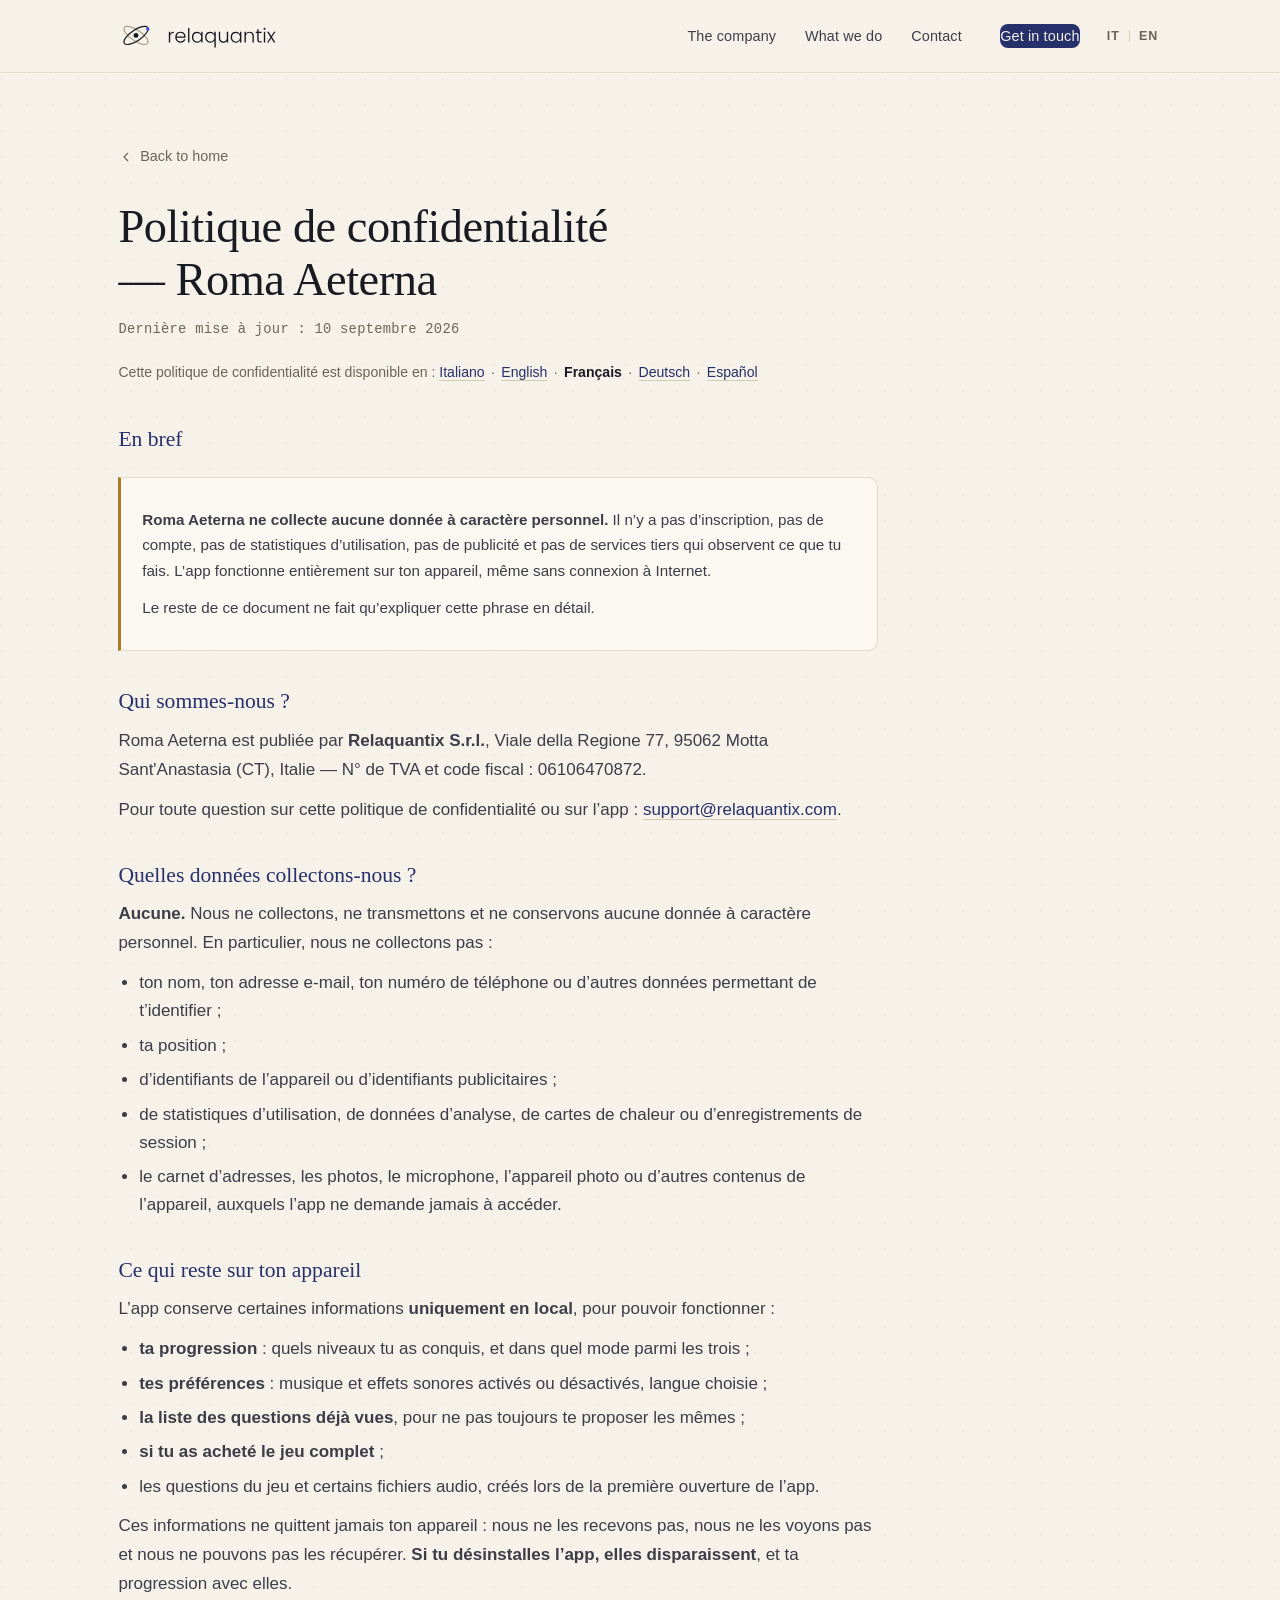
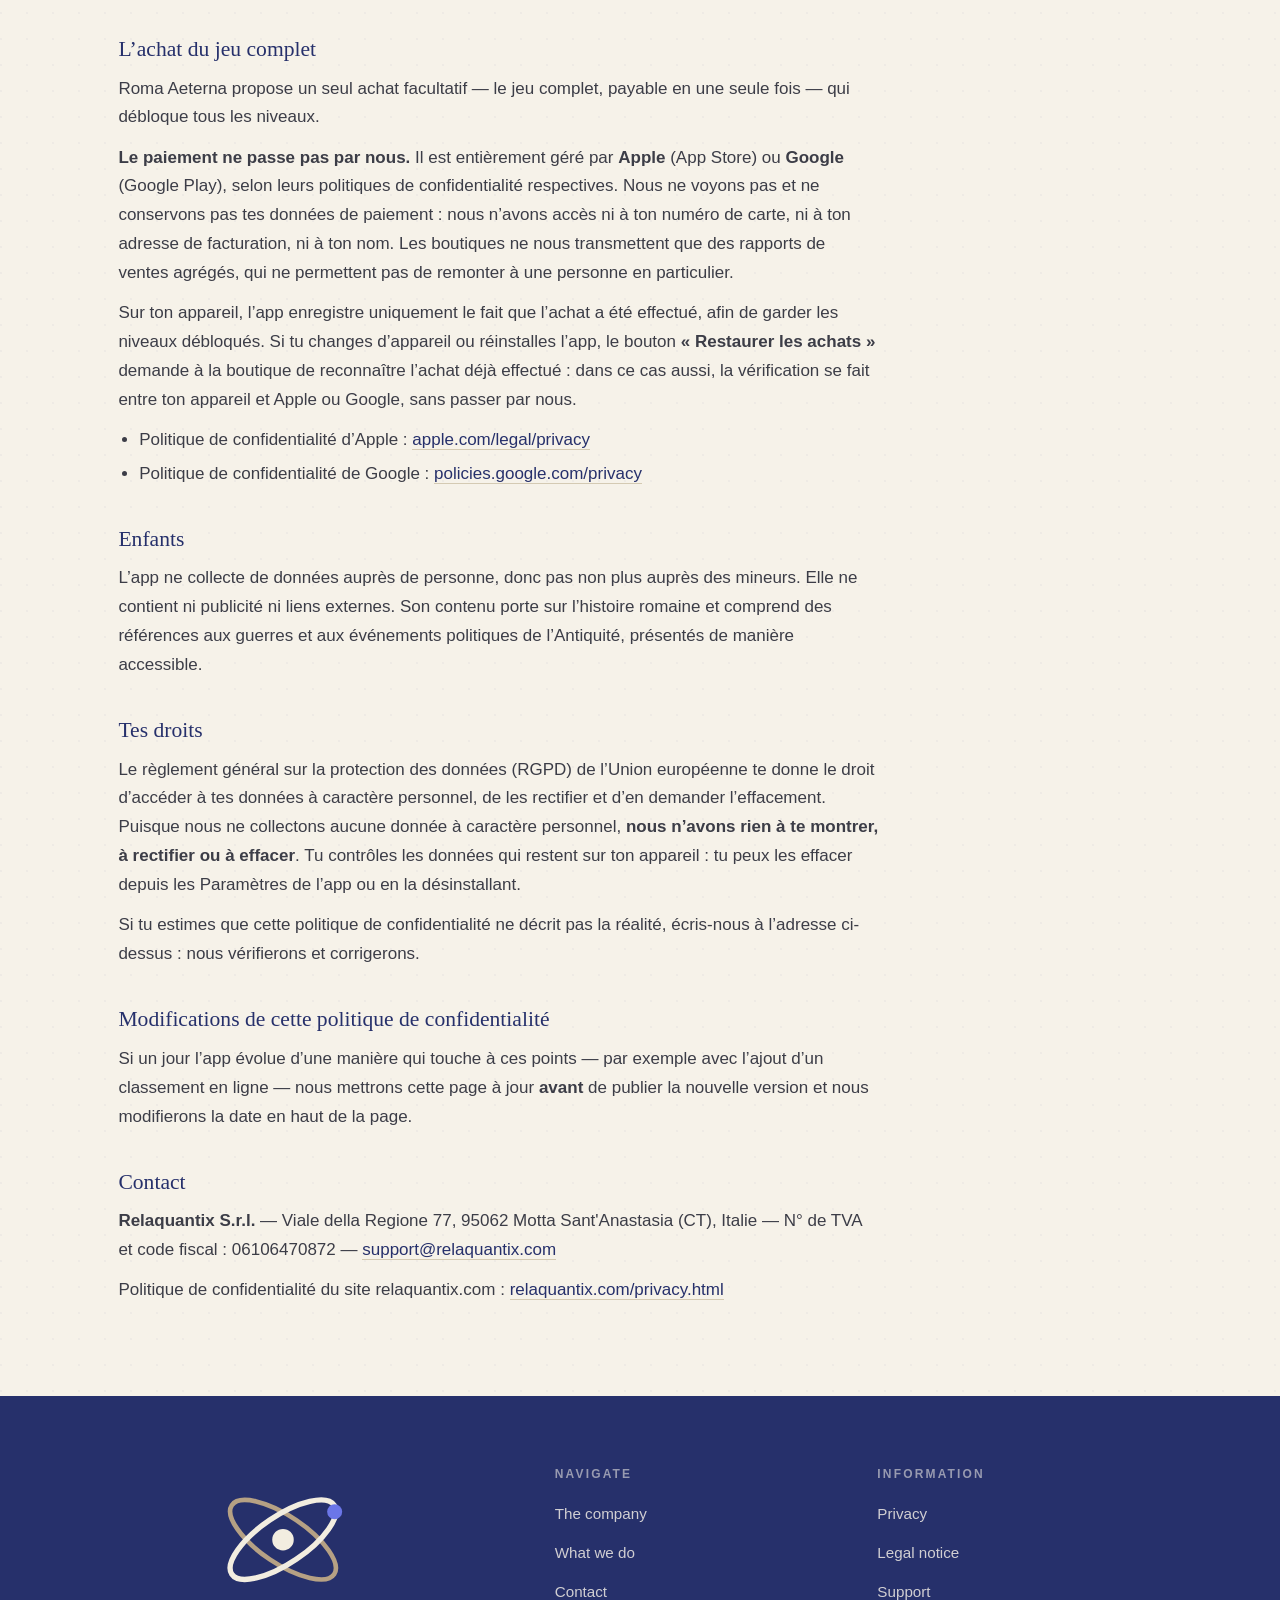
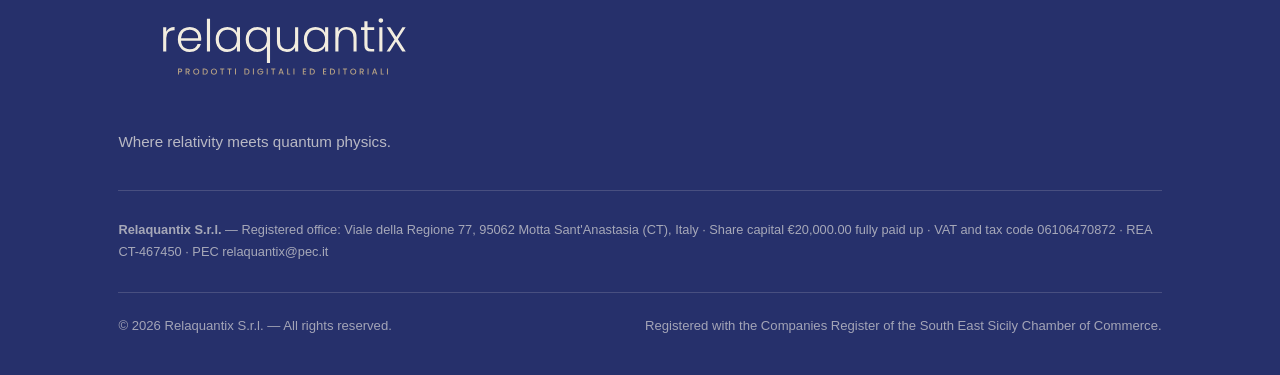
<file: roma-aeterna-privacy-fr.html>
<!DOCTYPE html>
<html lang="fr">
<head>
  <meta charset="UTF-8">
  <meta name="viewport" content="width=device-width, initial-scale=1">
  <title>Politique de confidentialité — Roma Aeterna</title>
  <meta name="description" content="Politique de confidentialité de l’app Roma Aeterna de Relaquantix S.r.l. L’app ne collecte aucune donnée à caractère personnel.">
  <link rel="canonical" href="https://relaquantix.com/roma-aeterna-privacy-fr.html">
  <link rel="alternate" hreflang="it" href="https://relaquantix.com/roma-aeterna-privacy.html">
  <link rel="alternate" hreflang="en" href="https://relaquantix.com/roma-aeterna-privacy-en.html">
  <link rel="alternate" hreflang="fr" href="https://relaquantix.com/roma-aeterna-privacy-fr.html">
  <link rel="alternate" hreflang="de" href="https://relaquantix.com/roma-aeterna-privacy-de.html">
  <link rel="alternate" hreflang="es" href="https://relaquantix.com/roma-aeterna-privacy-es.html">
  <link rel="alternate" hreflang="x-default" href="https://relaquantix.com/roma-aeterna-privacy.html">
  <meta name="robots" content="noindex, follow">
  <meta name="theme-color" content="#f6f2e9">
  <link rel="icon" href="/assets/img/favicon.svg" type="image/svg+xml">
  <link rel="stylesheet" href="/assets/css/style.css?v=7">
</head>
<body>
  <a class="skip-link" href="#main">Skip to content</a>

  <header class="site-header">
    <div class="wrap nav-inner">
      <a class="brand" href="/en/" aria-label="Relaquantix, home">
        <svg class="brand-mark" viewBox="0 0 220 176" aria-hidden="true">
          <ellipse cx="110" cy="82" rx="86" ry="33" transform="rotate(34 110 82)" fill="none" stroke="#a99377" stroke-width="6.5"/>
          <ellipse cx="110" cy="82" rx="86" ry="33" transform="rotate(-34 110 82)" fill="none" stroke="#16171f" stroke-width="7.5"/>
          <circle cx="110" cy="82" r="15" fill="#16171f"/>
          <circle cx="182" cy="43" r="10.5" fill="#3f4fe0"/>
        </svg>
        <img class="brand-wordmark" src="/assets/img/logo/wordmark.svg?v=7" width="706" height="160" alt="">
      </a>
      <ul class="nav-links" id="nav-links">
        <li><a href="/en/#about">The company</a></li>
        <li><a href="/en/#what-we-do">What we do</a></li>
        <li><a href="/en/#contact">Contact</a></li>
        <li><a class="nav-cta" href="/en/#contact">Get in touch</a></li>
      </ul>
      <div class="lang">
        <a href="/" hreflang="it" lang="it">IT</a>
        <span class="lang-sep" aria-hidden="true">|</span>
        <a href="/en/" hreflang="en" lang="en">EN</a>
      </div>
      <button class="nav-toggle" aria-label="Open menu" aria-expanded="false" aria-controls="nav-links">
        <svg viewBox="0 0 24 24" aria-hidden="true"><path d="M4 7h16M4 12h16M4 17h16"/></svg>
      </button>
    </div>
  </header>

  <main id="main" class="doc">
    <div class="wrap">
      <div class="doc-inner">
        <a class="back-link" href="/en/"><svg viewBox="0 0 24 24" aria-hidden="true"><path d="M15 6l-6 6 6 6"/></svg> Back to home</a>
        <h1 class="doc-title">Politique de confidentialité — Roma Aeterna</h1>
        <p class="doc-updated">Dernière mise à jour : 10 septembre 2026</p>
        <p class="doc-langs">Cette politique de confidentialité est disponible en&nbsp;: <a href="/roma-aeterna-privacy.html" hreflang="it" lang="it">Italiano</a><span class="sep">·</span><a href="/roma-aeterna-privacy-en.html" hreflang="en" lang="en">English</a><span class="sep">·</span><strong>Français</strong><span class="sep">·</span><a href="/roma-aeterna-privacy-de.html" hreflang="de" lang="de">Deutsch</a><span class="sep">·</span><a href="/roma-aeterna-privacy-es.html" hreflang="es" lang="es">Español</a></p>

        <div class="doc-body">
          <h2>En bref</h2>
          <div class="doc-note">
            <p><strong>Roma Aeterna ne collecte aucune donnée à caractère personnel.</strong> Il n’y a pas d’inscription, pas de compte, pas de statistiques d’utilisation, pas de publicité et pas de services tiers qui observent ce que tu fais. L’app fonctionne entièrement sur ton appareil, même sans connexion à Internet.</p>
            <p>Le reste de ce document ne fait qu’expliquer cette phrase en détail.</p>
          </div>

          <h2>Qui sommes-nous ?</h2>
          <p>Roma Aeterna est publiée par <strong>Relaquantix S.r.l.</strong>, Viale della Regione 77, 95062 Motta Sant'Anastasia (CT), Italie — N° de TVA et code fiscal : 06106470872.</p>
          <p>Pour toute question sur cette politique de confidentialité ou sur l’app : <a href="mailto:support@relaquantix.com">support@relaquantix.com</a>.</p>

          <h2>Quelles données collectons-nous ?</h2>
          <p><strong>Aucune.</strong> Nous ne collectons, ne transmettons et ne conservons aucune donnée à caractère personnel. En particulier, nous ne collectons pas :</p>
          <ul>
            <li>ton nom, ton adresse e-mail, ton numéro de téléphone ou d’autres données permettant de t’identifier ;</li>
            <li>ta position ;</li>
            <li>d’identifiants de l’appareil ou d’identifiants publicitaires ;</li>
            <li>de statistiques d’utilisation, de données d’analyse, de cartes de chaleur ou d’enregistrements de session ;</li>
            <li>le carnet d’adresses, les photos, le microphone, l’appareil photo ou d’autres contenus de l’appareil, auxquels l’app ne demande jamais à accéder.</li>
          </ul>

          <h2>Ce qui reste sur ton appareil</h2>
          <p>L’app conserve certaines informations <strong>uniquement en local</strong>, pour pouvoir fonctionner :</p>
          <ul>
            <li><strong>ta progression</strong> : quels niveaux tu as conquis, et dans quel mode parmi les trois ;</li>
            <li><strong>tes préférences</strong> : musique et effets sonores activés ou désactivés, langue choisie ;</li>
            <li><strong>la liste des questions déjà vues</strong>, pour ne pas toujours te proposer les mêmes ;</li>
            <li><strong>si tu as acheté le jeu complet</strong> ;</li>
            <li>les questions du jeu et certains fichiers audio, créés lors de la première ouverture de l’app.</li>
          </ul>
          <p>Ces informations ne quittent jamais ton appareil : nous ne les recevons pas, nous ne les voyons pas et nous ne pouvons pas les récupérer. <strong>Si tu désinstalles l’app, elles disparaissent</strong>, et ta progression avec elles.</p>

          <h2>L’achat du jeu complet</h2>
          <p>Roma Aeterna propose un seul achat facultatif — le jeu complet, payable en une seule fois — qui débloque tous les niveaux.</p>
          <p><strong>Le paiement ne passe pas par nous.</strong> Il est entièrement géré par <strong>Apple</strong> (App Store) ou <strong>Google</strong> (Google Play), selon leurs politiques de confidentialité respectives. Nous ne voyons pas et ne conservons pas tes données de paiement : nous n’avons accès ni à ton numéro de carte, ni à ton adresse de facturation, ni à ton nom. Les boutiques ne nous transmettent que des rapports de ventes agrégés, qui ne permettent pas de remonter à une personne en particulier.</p>
          <p>Sur ton appareil, l’app enregistre uniquement le fait que l’achat a été effectué, afin de garder les niveaux débloqués. Si tu changes d’appareil ou réinstalles l’app, le bouton <strong>« Restaurer les achats »</strong> demande à la boutique de reconnaître l’achat déjà effectué : dans ce cas aussi, la vérification se fait entre ton appareil et Apple ou Google, sans passer par nous.</p>
          <ul>
            <li>Politique de confidentialité d’Apple : <a href="https://www.apple.com/legal/privacy/" target="_blank" rel="noopener">apple.com/legal/privacy</a></li>
            <li>Politique de confidentialité de Google : <a href="https://policies.google.com/privacy" target="_blank" rel="noopener">policies.google.com/privacy</a></li>
          </ul>

          <h2>Enfants</h2>
          <p>L’app ne collecte de données auprès de personne, donc pas non plus auprès des mineurs. Elle ne contient ni publicité ni liens externes. Son contenu porte sur l’histoire romaine et comprend des références aux guerres et aux événements politiques de l’Antiquité, présentés de manière accessible.</p>

          <h2>Tes droits</h2>
          <p>Le règlement général sur la protection des données (RGPD) de l’Union européenne te donne le droit d’accéder à tes données à caractère personnel, de les rectifier et d’en demander l’effacement. Puisque nous ne collectons aucune donnée à caractère personnel, <strong>nous n’avons rien à te montrer, à rectifier ou à effacer</strong>. Tu contrôles les données qui restent sur ton appareil : tu peux les effacer depuis les Paramètres de l’app ou en la désinstallant.</p>
          <p>Si tu estimes que cette politique de confidentialité ne décrit pas la réalité, écris-nous à l’adresse ci-dessus : nous vérifierons et corrigerons.</p>

          <h2>Modifications de cette politique de confidentialité</h2>
          <p>Si un jour l’app évolue d’une manière qui touche à ces points — par exemple avec l’ajout d’un classement en ligne — nous mettrons cette page à jour <strong>avant</strong> de publier la nouvelle version et nous modifierons la date en haut de la page.</p>

          <h2>Contact</h2>
          <p><strong>Relaquantix S.r.l.</strong> — Viale della Regione 77, 95062 Motta Sant'Anastasia (CT), Italie — N° de TVA et code fiscal : 06106470872 — <a href="mailto:support@relaquantix.com">support@relaquantix.com</a></p>
          <p>Politique de confidentialité du site relaquantix.com : <a href="/privacy.html">relaquantix.com/privacy.html</a></p>
        </div>
      </div>
    </div>
  </main>

  <footer class="site-footer">
    <div class="wrap">
      <div class="footer-inner">
        <div class="footer-brand">
          <img class="footer-logo" src="/assets/img/logo/lockup-vertical-dark.svg?v=7" width="460" height="336" alt="Relaquantix">
          <p class="footer-tag">Where relativity meets quantum physics.</p>
        </div>
        <nav class="footer-col" aria-label="Navigate">
          <h4>Navigate</h4>
          <ul>
            <li><a href="/en/#about">The company</a></li>
            <li><a href="/en/#what-we-do">What we do</a></li>
            <li><a href="/en/#contact">Contact</a></li>
          </ul>
        </nav>
        <nav class="footer-col" aria-label="Information">
          <h4>Information</h4>
          <ul>
            <li><a href="/en/privacy.html">Privacy</a></li>
            <li><a href="/en/legal.html">Legal notice</a></li>
            <li><a href="/en/support.html">Support</a></li>
          </ul>
        </nav>
      </div>
      <div class="footer-legal">
        <strong>Relaquantix S.r.l.</strong> — Registered office: Viale della Regione 77, 95062 Motta Sant'Anastasia (CT), Italy · Share capital €20,000.00 fully paid up · VAT and tax code 06106470872 · REA CT-467450 · PEC relaquantix@pec.it
      </div>
      <div class="footer-bottom">
        <span>© <span id="year">2026</span> Relaquantix S.r.l. — All rights reserved.</span>
        <span>Registered with the Companies Register of the South East Sicily Chamber of Commerce.</span>
      </div>
    </div>
  </footer>

  <script src="/assets/js/main.js?v=7" defer></script>
</body>
</html>
</file>
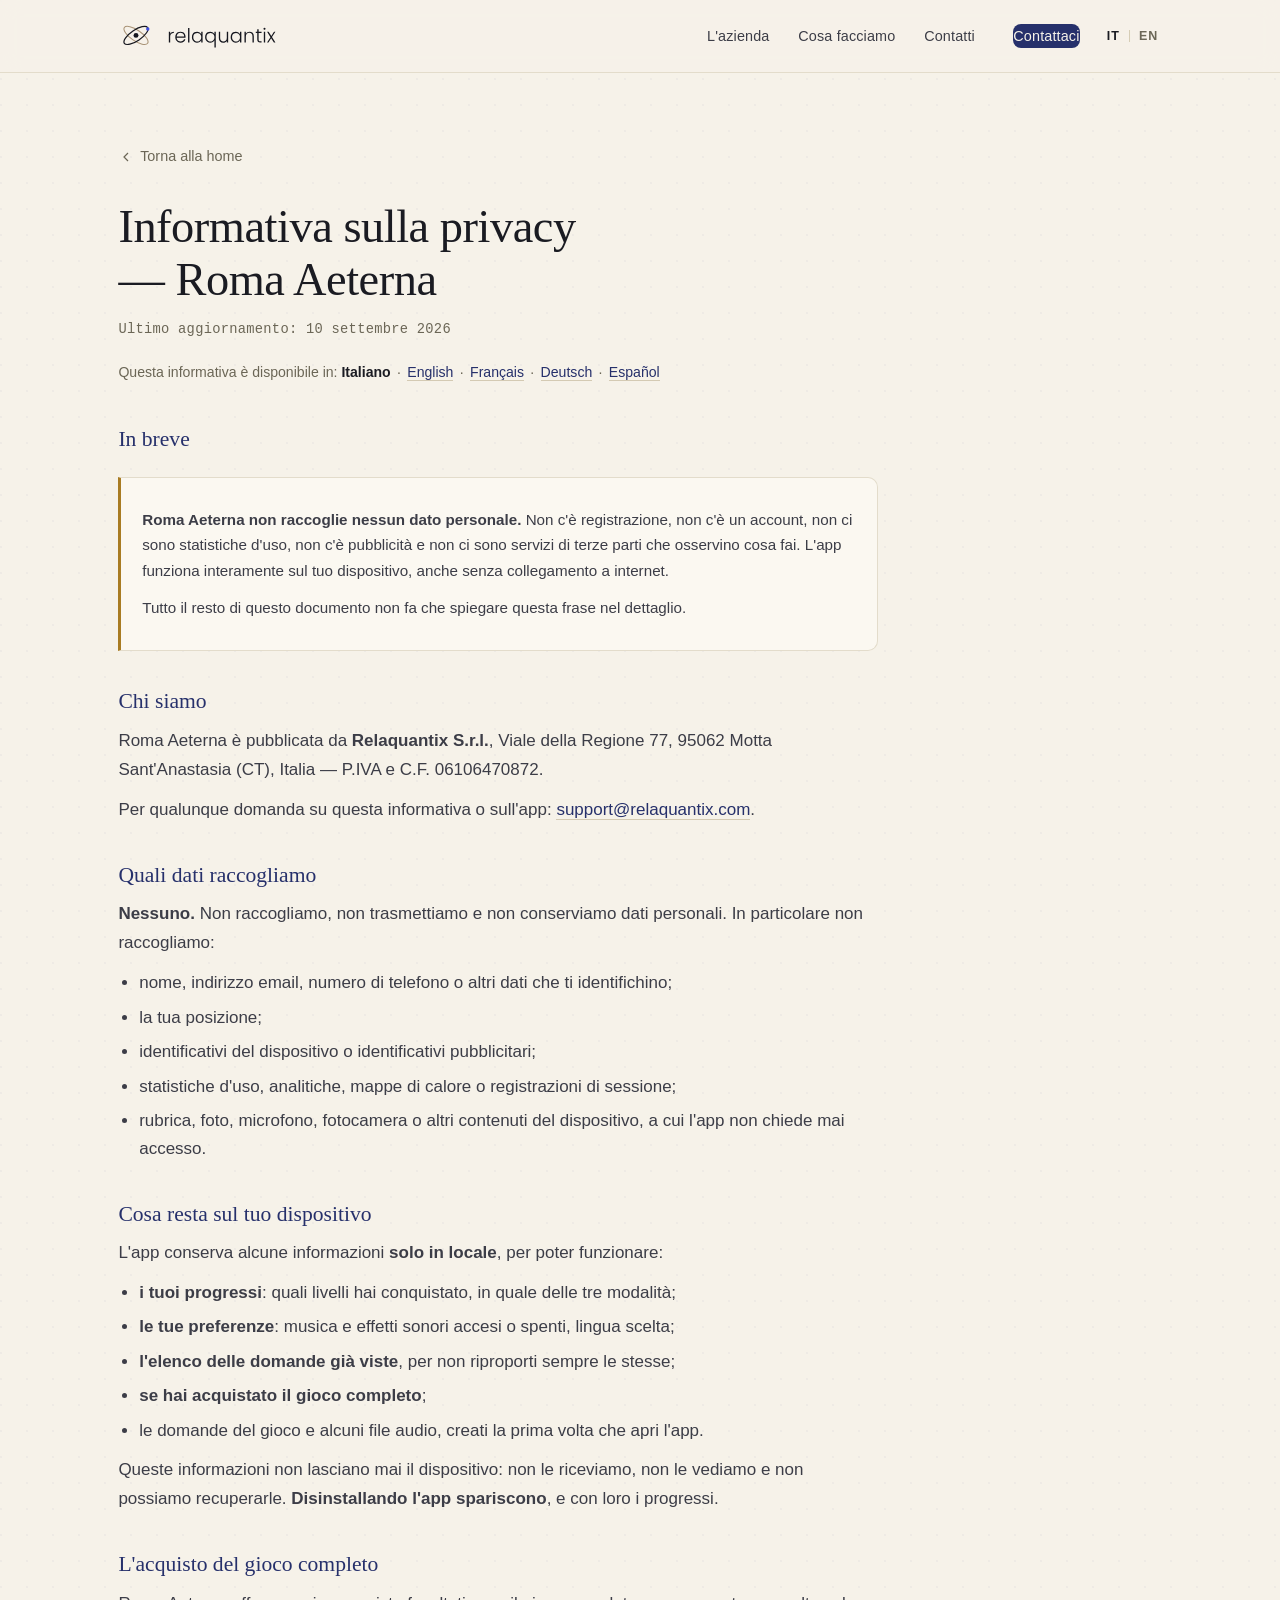
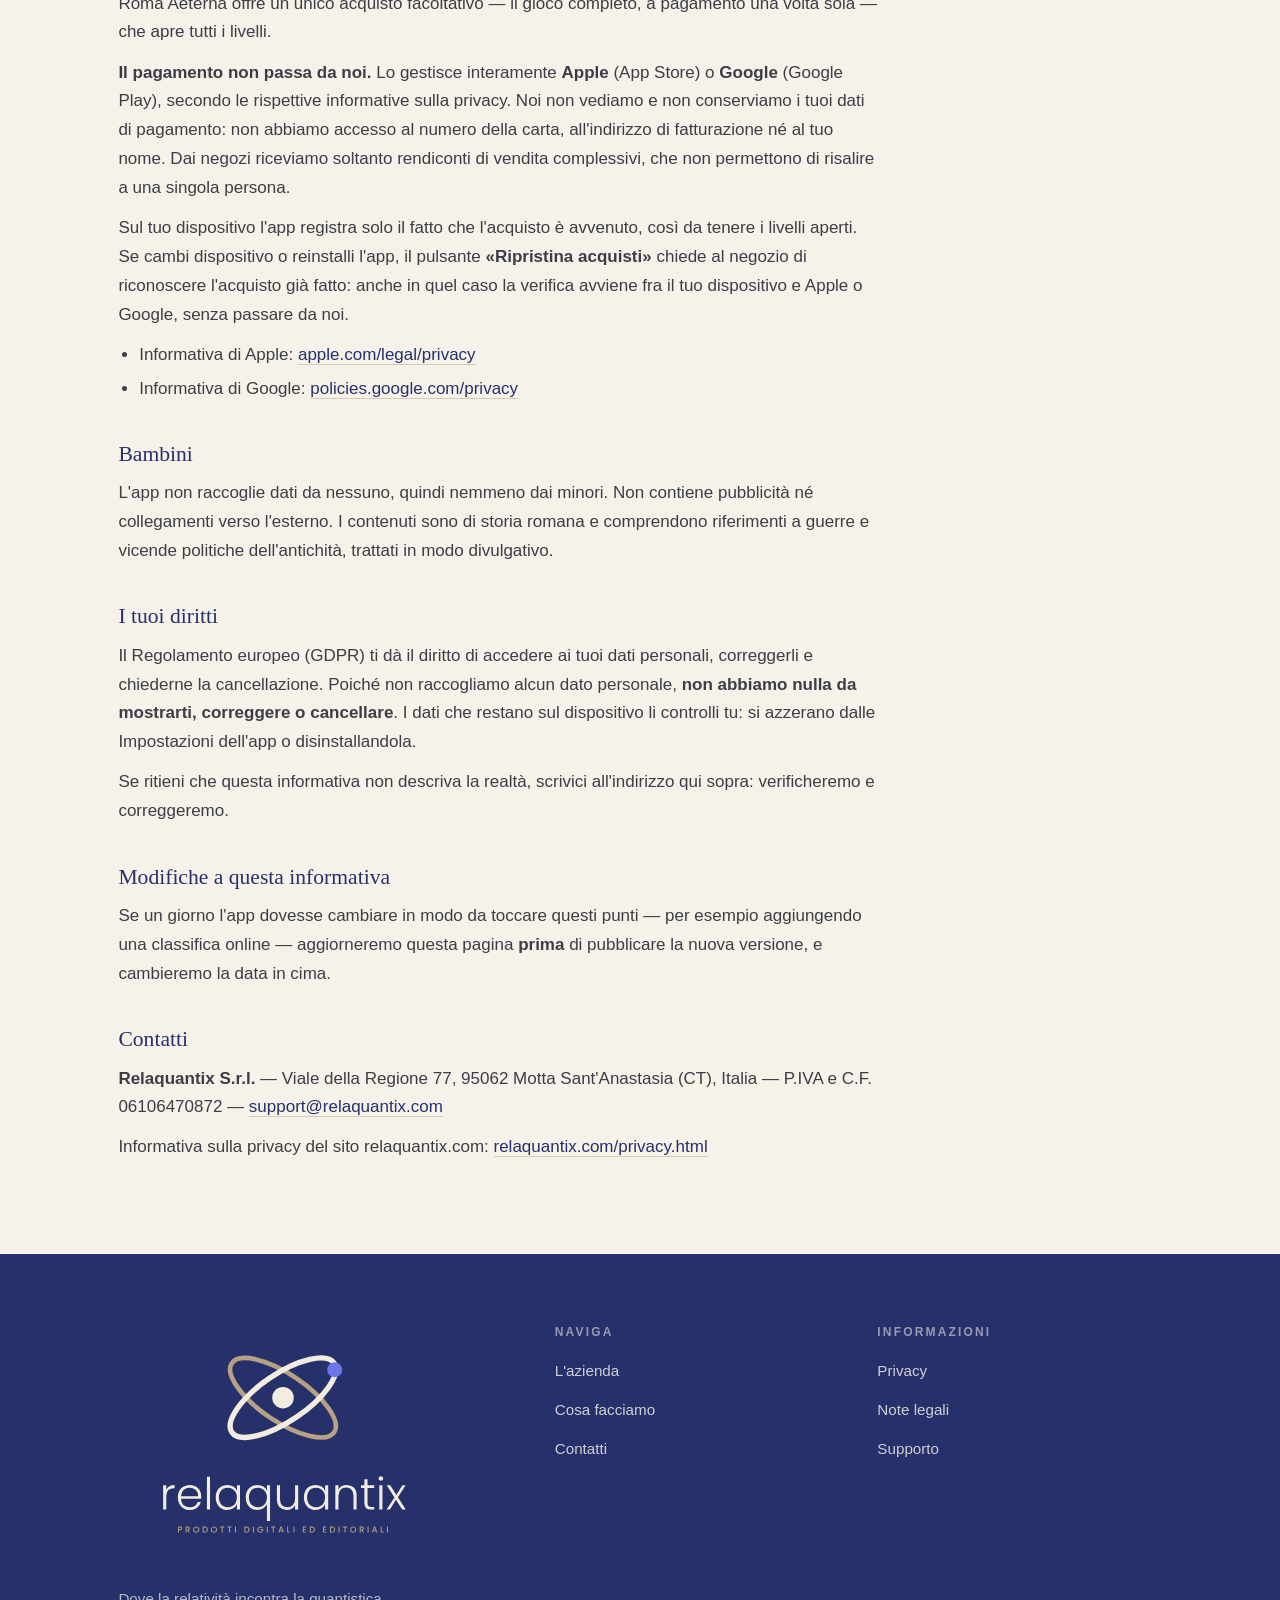
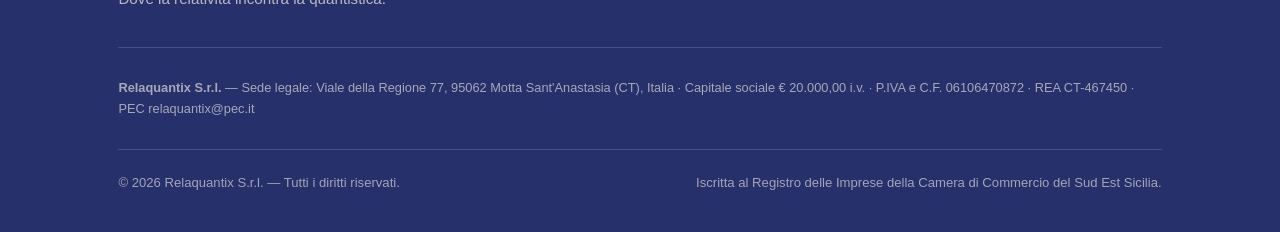
<file: roma-aeterna-privacy.html>
<!DOCTYPE html>
<html lang="it">
<head>
  <meta charset="UTF-8">
  <meta name="viewport" content="width=device-width, initial-scale=1">
  <title>Informativa sulla privacy — Roma Aeterna</title>
  <meta name="description" content="Informativa sulla privacy dell'app Roma Aeterna di Relaquantix S.r.l. L'app non raccoglie alcun dato personale.">
  <link rel="canonical" href="https://relaquantix.com/roma-aeterna-privacy.html">
  <link rel="alternate" hreflang="it" href="https://relaquantix.com/roma-aeterna-privacy.html">
  <link rel="alternate" hreflang="en" href="https://relaquantix.com/roma-aeterna-privacy-en.html">
  <link rel="alternate" hreflang="fr" href="https://relaquantix.com/roma-aeterna-privacy-fr.html">
  <link rel="alternate" hreflang="de" href="https://relaquantix.com/roma-aeterna-privacy-de.html">
  <link rel="alternate" hreflang="es" href="https://relaquantix.com/roma-aeterna-privacy-es.html">
  <link rel="alternate" hreflang="x-default" href="https://relaquantix.com/roma-aeterna-privacy.html">
  <meta name="robots" content="noindex, follow">
  <meta name="theme-color" content="#f6f2e9">
  <link rel="icon" href="/assets/img/favicon.svg" type="image/svg+xml">
  <link rel="stylesheet" href="/assets/css/style.css?v=7">
</head>
<body>
  <a class="skip-link" href="#main">Vai al contenuto</a>

  <header class="site-header">
    <div class="wrap nav-inner">
      <a class="brand" href="/" aria-label="Relaquantix, home">
        <svg class="brand-mark" viewBox="0 0 220 176" aria-hidden="true">
          <ellipse cx="110" cy="82" rx="86" ry="33" transform="rotate(34 110 82)" fill="none" stroke="#a99377" stroke-width="6.5"/>
          <ellipse cx="110" cy="82" rx="86" ry="33" transform="rotate(-34 110 82)" fill="none" stroke="#16171f" stroke-width="7.5"/>
          <circle cx="110" cy="82" r="15" fill="#16171f"/>
          <circle cx="182" cy="43" r="10.5" fill="#3f4fe0"/>
        </svg>
        <img class="brand-wordmark" src="/assets/img/logo/wordmark.svg?v=7" width="706" height="160" alt="">
      </a>
      <ul class="nav-links" id="nav-links">
        <li><a href="/#azienda">L'azienda</a></li>
        <li><a href="/#cosa-facciamo">Cosa facciamo</a></li>
        <li><a href="/#contatti">Contatti</a></li>
        <li><a class="nav-cta" href="/#contatti">Contattaci</a></li>
      </ul>
      <div class="lang">
        <a href="/roma-aeterna-privacy.html" hreflang="it" aria-current="true">IT</a>
        <span class="lang-sep" aria-hidden="true">|</span>
        <a href="/roma-aeterna-privacy-en.html" hreflang="en" lang="en">EN</a>
      </div>
      <button class="nav-toggle" aria-label="Apri il menu" aria-expanded="false" aria-controls="nav-links">
        <svg viewBox="0 0 24 24" aria-hidden="true"><path d="M4 7h16M4 12h16M4 17h16"/></svg>
      </button>
    </div>
  </header>

  <main id="main" class="doc">
    <div class="wrap">
      <div class="doc-inner">
        <a class="back-link" href="/"><svg viewBox="0 0 24 24" aria-hidden="true"><path d="M15 6l-6 6 6 6"/></svg> Torna alla home</a>
        <h1 class="doc-title">Informativa sulla privacy — Roma Aeterna</h1>
        <p class="doc-updated">Ultimo aggiornamento: 10 settembre 2026</p>
        <p class="doc-langs">Questa informativa è disponibile in: <strong>Italiano</strong><span class="sep">·</span><a href="/roma-aeterna-privacy-en.html" hreflang="en" lang="en">English</a><span class="sep">·</span><a href="/roma-aeterna-privacy-fr.html" hreflang="fr" lang="fr">Français</a><span class="sep">·</span><a href="/roma-aeterna-privacy-de.html" hreflang="de" lang="de">Deutsch</a><span class="sep">·</span><a href="/roma-aeterna-privacy-es.html" hreflang="es" lang="es">Español</a></p>

        <div class="doc-body">
          <h2>In breve</h2>
          <div class="doc-note">
            <p><strong>Roma Aeterna non raccoglie nessun dato personale.</strong> Non c'è registrazione, non c'è un account, non ci sono statistiche d'uso, non c'è pubblicità e non ci sono servizi di terze parti che osservino cosa fai. L'app funziona interamente sul tuo dispositivo, anche senza collegamento a internet.</p>
            <p>Tutto il resto di questo documento non fa che spiegare questa frase nel dettaglio.</p>
          </div>

          <h2>Chi siamo</h2>
          <p>Roma Aeterna è pubblicata da <strong>Relaquantix S.r.l.</strong>, Viale della Regione 77, 95062 Motta Sant'Anastasia (CT), Italia — P.IVA e C.F. 06106470872.</p>
          <p>Per qualunque domanda su questa informativa o sull'app: <a href="mailto:support@relaquantix.com">support@relaquantix.com</a>.</p>

          <h2>Quali dati raccogliamo</h2>
          <p><strong>Nessuno.</strong> Non raccogliamo, non trasmettiamo e non conserviamo dati personali. In particolare non raccogliamo:</p>
          <ul>
            <li>nome, indirizzo email, numero di telefono o altri dati che ti identifichino;</li>
            <li>la tua posizione;</li>
            <li>identificativi del dispositivo o identificativi pubblicitari;</li>
            <li>statistiche d'uso, analitiche, mappe di calore o registrazioni di sessione;</li>
            <li>rubrica, foto, microfono, fotocamera o altri contenuti del dispositivo, a cui l'app non chiede mai accesso.</li>
          </ul>

          <h2>Cosa resta sul tuo dispositivo</h2>
          <p>L'app conserva alcune informazioni <strong>solo in locale</strong>, per poter funzionare:</p>
          <ul>
            <li><strong>i tuoi progressi</strong>: quali livelli hai conquistato, in quale delle tre modalità;</li>
            <li><strong>le tue preferenze</strong>: musica e effetti sonori accesi o spenti, lingua scelta;</li>
            <li><strong>l'elenco delle domande già viste</strong>, per non riproporti sempre le stesse;</li>
            <li><strong>se hai acquistato il gioco completo</strong>;</li>
            <li>le domande del gioco e alcuni file audio, creati la prima volta che apri l'app.</li>
          </ul>
          <p>Queste informazioni non lasciano mai il dispositivo: non le riceviamo, non le vediamo e non possiamo recuperarle. <strong>Disinstallando l'app spariscono</strong>, e con loro i progressi.</p>

          <h2>L'acquisto del gioco completo</h2>
          <p>Roma Aeterna offre un unico acquisto facoltativo — il gioco completo, a pagamento una volta sola — che apre tutti i livelli.</p>
          <p><strong>Il pagamento non passa da noi.</strong> Lo gestisce interamente <strong>Apple</strong> (App Store) o <strong>Google</strong> (Google Play), secondo le rispettive informative sulla privacy. Noi non vediamo e non conserviamo i tuoi dati di pagamento: non abbiamo accesso al numero della carta, all'indirizzo di fatturazione né al tuo nome. Dai negozi riceviamo soltanto rendiconti di vendita complessivi, che non permettono di risalire a una singola persona.</p>
          <p>Sul tuo dispositivo l'app registra solo il fatto che l'acquisto è avvenuto, così da tenere i livelli aperti. Se cambi dispositivo o reinstalli l'app, il pulsante <strong>«Ripristina acquisti»</strong> chiede al negozio di riconoscere l'acquisto già fatto: anche in quel caso la verifica avviene fra il tuo dispositivo e Apple o Google, senza passare da noi.</p>
          <ul>
            <li>Informativa di Apple: <a href="https://www.apple.com/legal/privacy/" target="_blank" rel="noopener">apple.com/legal/privacy</a></li>
            <li>Informativa di Google: <a href="https://policies.google.com/privacy" target="_blank" rel="noopener">policies.google.com/privacy</a></li>
          </ul>

          <h2>Bambini</h2>
          <p>L'app non raccoglie dati da nessuno, quindi nemmeno dai minori. Non contiene pubblicità né collegamenti verso l'esterno. I contenuti sono di storia romana e comprendono riferimenti a guerre e vicende politiche dell'antichità, trattati in modo divulgativo.</p>

          <h2>I tuoi diritti</h2>
          <p>Il Regolamento europeo (GDPR) ti dà il diritto di accedere ai tuoi dati personali, correggerli e chiederne la cancellazione. Poiché non raccogliamo alcun dato personale, <strong>non abbiamo nulla da mostrarti, correggere o cancellare</strong>. I dati che restano sul dispositivo li controlli tu: si azzerano dalle Impostazioni dell'app o disinstallandola.</p>
          <p>Se ritieni che questa informativa non descriva la realtà, scrivici all'indirizzo qui sopra: verificheremo e correggeremo.</p>

          <h2>Modifiche a questa informativa</h2>
          <p>Se un giorno l'app dovesse cambiare in modo da toccare questi punti — per esempio aggiungendo una classifica online — aggiorneremo questa pagina <strong>prima</strong> di pubblicare la nuova versione, e cambieremo la data in cima.</p>

          <h2>Contatti</h2>
          <p><strong>Relaquantix S.r.l.</strong> — Viale della Regione 77, 95062 Motta Sant'Anastasia (CT), Italia — P.IVA e C.F. 06106470872 — <a href="mailto:support@relaquantix.com">support@relaquantix.com</a></p>
          <p>Informativa sulla privacy del sito relaquantix.com: <a href="/privacy.html">relaquantix.com/privacy.html</a></p>
        </div>
      </div>
    </div>
  </main>

  <footer class="site-footer">
    <div class="wrap">
      <div class="footer-inner">
        <div class="footer-brand">
          <img class="footer-logo" src="/assets/img/logo/lockup-vertical-dark.svg?v=7" width="460" height="336" alt="Relaquantix — prodotti digitali ed editoriali">
          <p class="footer-tag">Dove la relatività incontra la quantistica.</p>
        </div>
        <nav class="footer-col" aria-label="Naviga">
          <h4>Naviga</h4>
          <ul>
            <li><a href="/#azienda">L'azienda</a></li>
            <li><a href="/#cosa-facciamo">Cosa facciamo</a></li>
            <li><a href="/#contatti">Contatti</a></li>
          </ul>
        </nav>
        <nav class="footer-col" aria-label="Informazioni">
          <h4>Informazioni</h4>
          <ul>
            <li><a href="/privacy.html">Privacy</a></li>
            <li><a href="/note-legali.html">Note legali</a></li>
            <li><a href="/supporto.html">Supporto</a></li>
          </ul>
        </nav>
      </div>
      <div class="footer-legal">
        <strong>Relaquantix S.r.l.</strong> — Sede legale: Viale della Regione 77, 95062 Motta Sant'Anastasia (CT), Italia · Capitale sociale € 20.000,00 i.v. · P.IVA e C.F. 06106470872 · REA CT-467450 · PEC relaquantix@pec.it
      </div>
      <div class="footer-bottom">
        <span>© <span id="year">2026</span> Relaquantix S.r.l. — Tutti i diritti riservati.</span>
        <span>Iscritta al Registro delle Imprese della Camera di Commercio del Sud Est Sicilia.</span>
      </div>
    </div>
  </footer>

  <script src="/assets/js/main.js?v=7" defer></script>
</body>
</html>
</file>
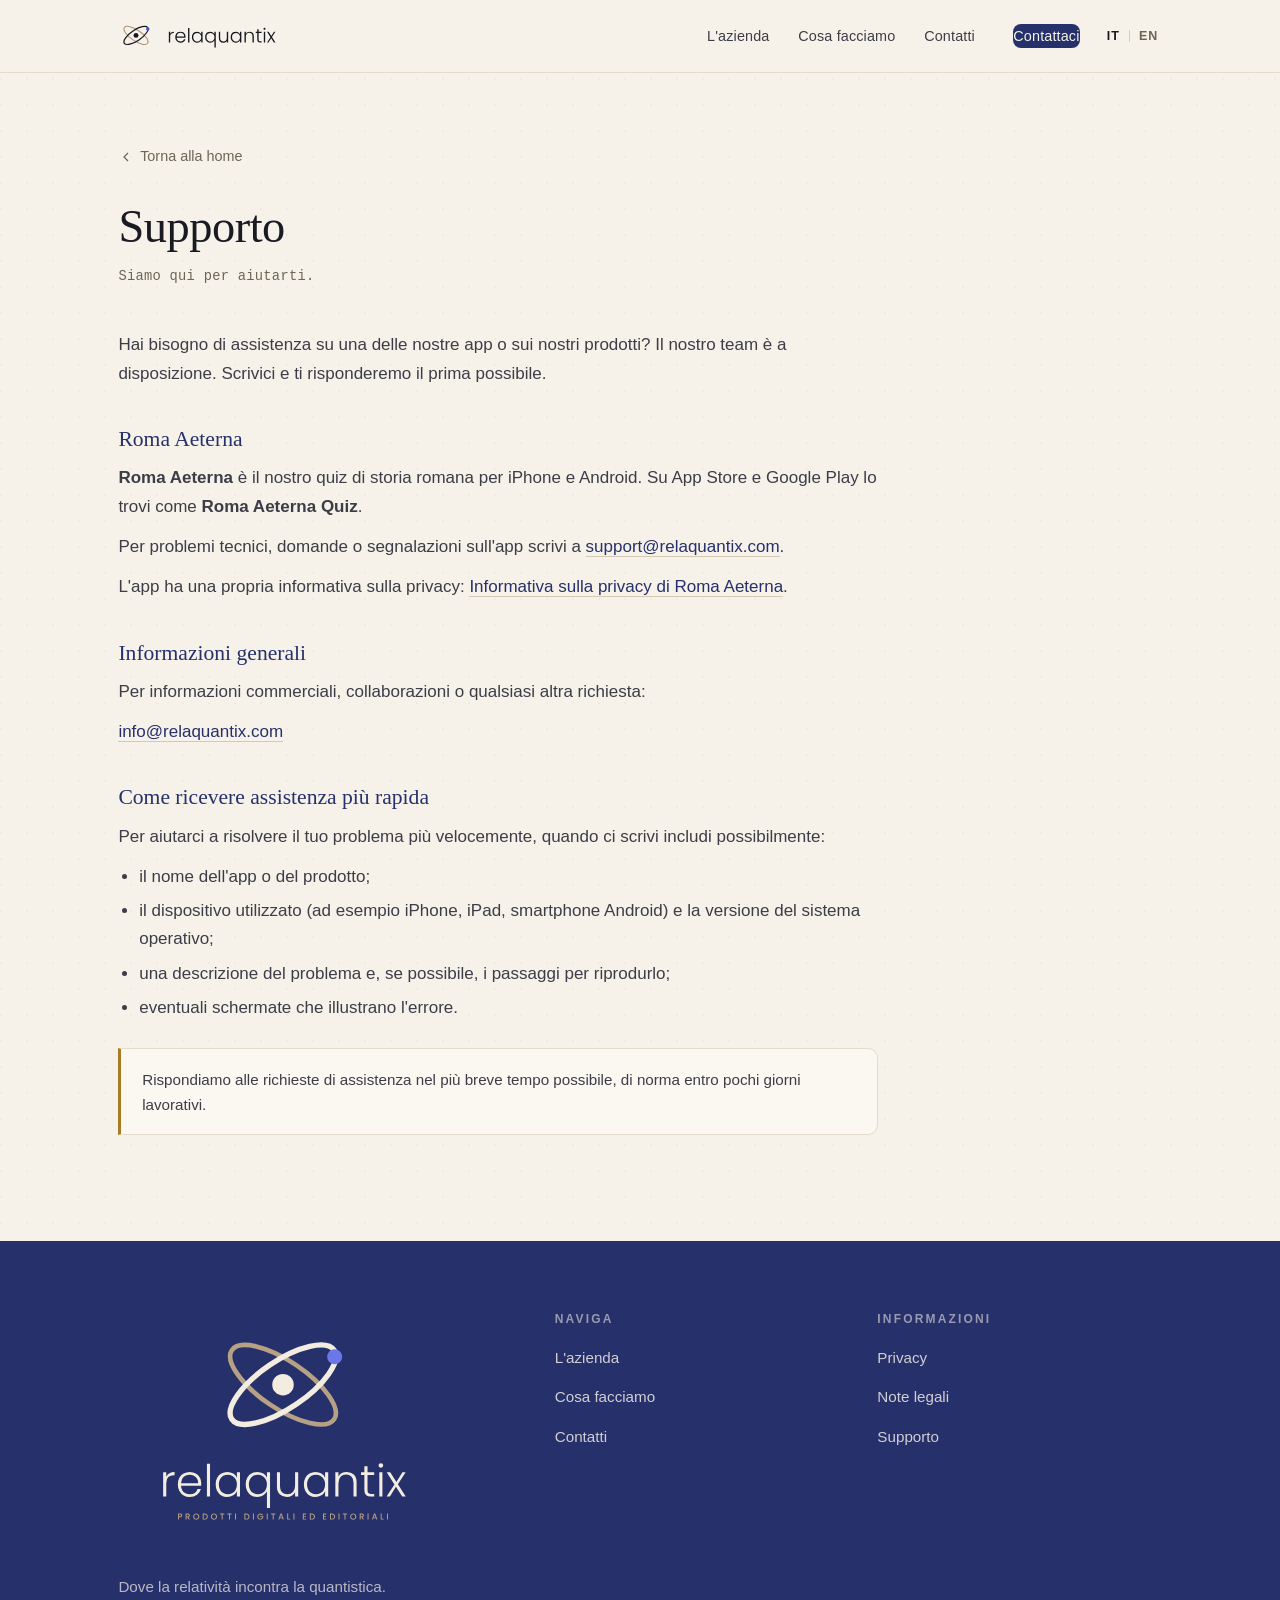
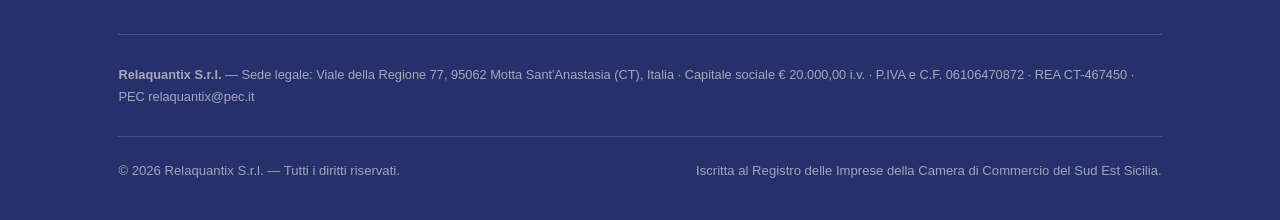
<file: supporto.html>
<!DOCTYPE html>
<html lang="it">
<head>
  <meta charset="UTF-8">
  <meta name="viewport" content="width=device-width, initial-scale=1">
  <title>Supporto — Relaquantix S.r.l.</title>
  <meta name="description" content="Assistenza e supporto per le app e i prodotti di Relaquantix S.r.l. Contatta il nostro team.">
  <link rel="canonical" href="https://relaquantix.com/supporto.html">
  <link rel="alternate" hreflang="it" href="https://relaquantix.com/supporto.html">
  <link rel="alternate" hreflang="en" href="https://relaquantix.com/en/support.html">
  <link rel="alternate" hreflang="x-default" href="https://relaquantix.com/supporto.html">
  <meta name="theme-color" content="#f6f2e9">
  <link rel="icon" href="/assets/img/favicon.svg" type="image/svg+xml">
  <link rel="stylesheet" href="/assets/css/style.css?v=7">
</head>
<body>
  <a class="skip-link" href="#main">Vai al contenuto</a>

  <header class="site-header">
    <div class="wrap nav-inner">
      <a class="brand" href="/" aria-label="Relaquantix, home">
        <svg class="brand-mark" viewBox="0 0 220 176" aria-hidden="true">
          <ellipse cx="110" cy="82" rx="86" ry="33" transform="rotate(34 110 82)" fill="none" stroke="#a99377" stroke-width="6.5"/>
          <ellipse cx="110" cy="82" rx="86" ry="33" transform="rotate(-34 110 82)" fill="none" stroke="#16171f" stroke-width="7.5"/>
          <circle cx="110" cy="82" r="15" fill="#16171f"/>
          <circle cx="182" cy="43" r="10.5" fill="#3f4fe0"/>
        </svg>
        <img class="brand-wordmark" src="/assets/img/logo/wordmark.svg?v=7" width="706" height="160" alt="">
      </a>
      <ul class="nav-links" id="nav-links">
        <li><a href="/#azienda">L'azienda</a></li>
        <li><a href="/#cosa-facciamo">Cosa facciamo</a></li>
        <li><a href="/#contatti">Contatti</a></li>
        <li><a class="nav-cta" href="/#contatti">Contattaci</a></li>
      </ul>
      <div class="lang">
        <a href="/supporto.html" hreflang="it" aria-current="true">IT</a>
        <span class="lang-sep" aria-hidden="true">|</span>
        <a href="/en/support.html" hreflang="en" lang="en">EN</a>
      </div>
      <button class="nav-toggle" aria-label="Apri il menu" aria-expanded="false" aria-controls="nav-links">
        <svg viewBox="0 0 24 24" aria-hidden="true"><path d="M4 7h16M4 12h16M4 17h16"/></svg>
      </button>
    </div>
  </header>

  <main id="main" class="doc">
    <div class="wrap">
      <div class="doc-inner">
        <a class="back-link" href="/"><svg viewBox="0 0 24 24" aria-hidden="true"><path d="M15 6l-6 6 6 6"/></svg> Torna alla home</a>
        <h1 class="doc-title">Supporto</h1>
        <p class="doc-updated">Siamo qui per aiutarti.</p>

        <div class="doc-body">
          <p>Hai bisogno di assistenza su una delle nostre app o sui nostri prodotti? Il nostro team è a disposizione. Scrivici e ti risponderemo il prima possibile.</p>

          <h2>Roma Aeterna</h2>
          <p><strong>Roma Aeterna</strong> è il nostro quiz di storia romana per iPhone e Android. Su App Store e Google Play lo trovi come <strong>Roma Aeterna Quiz</strong>.</p>
          <p>Per problemi tecnici, domande o segnalazioni sull'app scrivi a <a href="mailto:support@relaquantix.com">support@relaquantix.com</a>.</p>
          <p>L'app ha una propria informativa sulla privacy: <a href="/roma-aeterna-privacy.html">Informativa sulla privacy di Roma Aeterna</a>.</p>

          <h2>Informazioni generali</h2>
          <p>Per informazioni commerciali, collaborazioni o qualsiasi altra richiesta:</p>
          <p><a href="mailto:info@relaquantix.com">info@relaquantix.com</a></p>

          <h2>Come ricevere assistenza più rapida</h2>
          <p>Per aiutarci a risolvere il tuo problema più velocemente, quando ci scrivi includi possibilmente:</p>
          <ul>
            <li>il nome dell'app o del prodotto;</li>
            <li>il dispositivo utilizzato (ad esempio iPhone, iPad, smartphone Android) e la versione del sistema operativo;</li>
            <li>una descrizione del problema e, se possibile, i passaggi per riprodurlo;</li>
            <li>eventuali schermate che illustrano l'errore.</li>
          </ul>

          <div class="doc-note">
            Rispondiamo alle richieste di assistenza nel più breve tempo possibile, di norma entro pochi giorni lavorativi.
          </div>
        </div>
      </div>
    </div>
  </main>

  <footer class="site-footer">
    <div class="wrap">
      <div class="footer-inner">
        <div class="footer-brand">
          <img class="footer-logo" src="/assets/img/logo/lockup-vertical-dark.svg?v=7" width="460" height="336" alt="Relaquantix — prodotti digitali ed editoriali">
          <p class="footer-tag">Dove la relatività incontra la quantistica.</p>
        </div>
        <nav class="footer-col" aria-label="Naviga">
          <h4>Naviga</h4>
          <ul>
            <li><a href="/#azienda">L'azienda</a></li>
            <li><a href="/#cosa-facciamo">Cosa facciamo</a></li>
            <li><a href="/#contatti">Contatti</a></li>
          </ul>
        </nav>
        <nav class="footer-col" aria-label="Informazioni">
          <h4>Informazioni</h4>
          <ul>
            <li><a href="/privacy.html">Privacy</a></li>
            <li><a href="/note-legali.html">Note legali</a></li>
            <li><a href="/supporto.html">Supporto</a></li>
          </ul>
        </nav>
      </div>
      <div class="footer-legal">
        <strong>Relaquantix S.r.l.</strong> — Sede legale: Viale della Regione 77, 95062 Motta Sant'Anastasia (CT), Italia · Capitale sociale € 20.000,00 i.v. · P.IVA e C.F. 06106470872 · REA CT-467450 · PEC relaquantix@pec.it
      </div>
      <div class="footer-bottom">
        <span>© <span id="year">2026</span> Relaquantix S.r.l. — Tutti i diritti riservati.</span>
        <span>Iscritta al Registro delle Imprese della Camera di Commercio del Sud Est Sicilia.</span>
      </div>
    </div>
  </footer>

  <script src="/assets/js/main.js?v=7" defer></script>
</body>
</html>
</file>
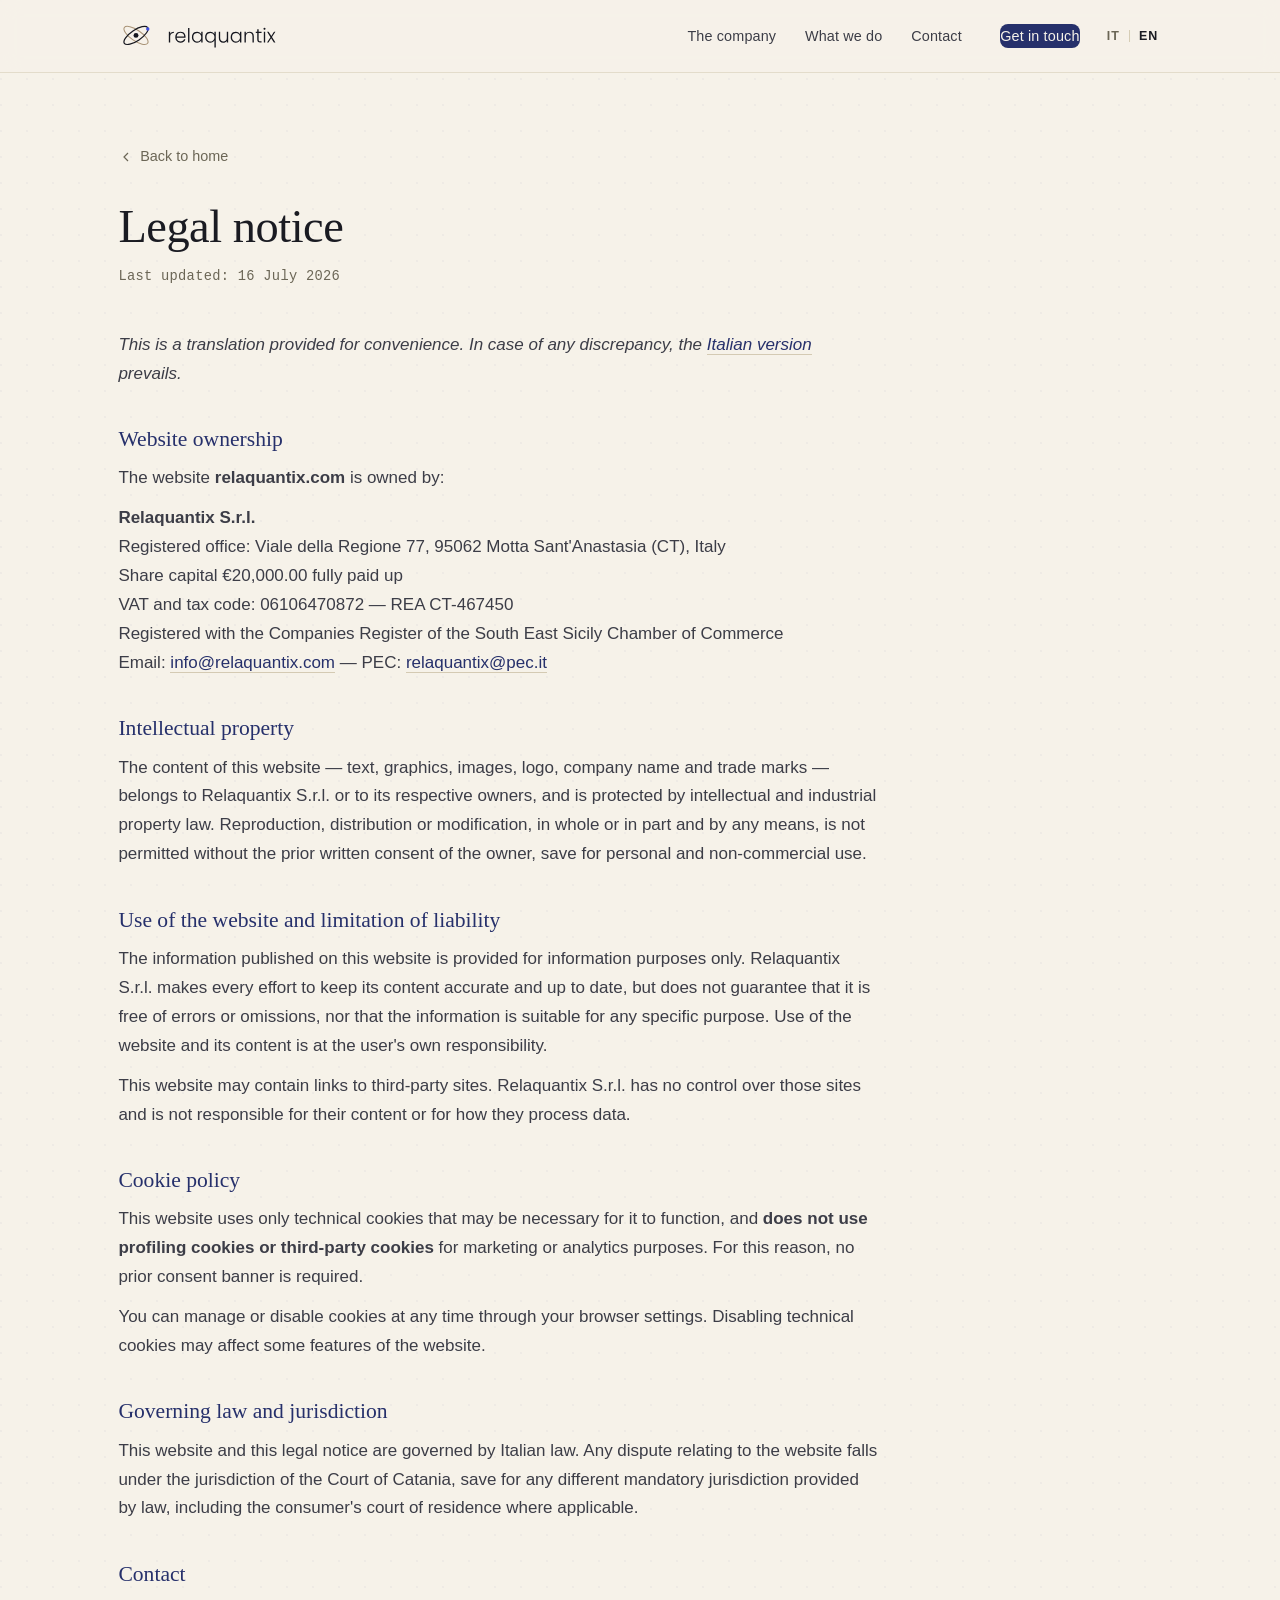
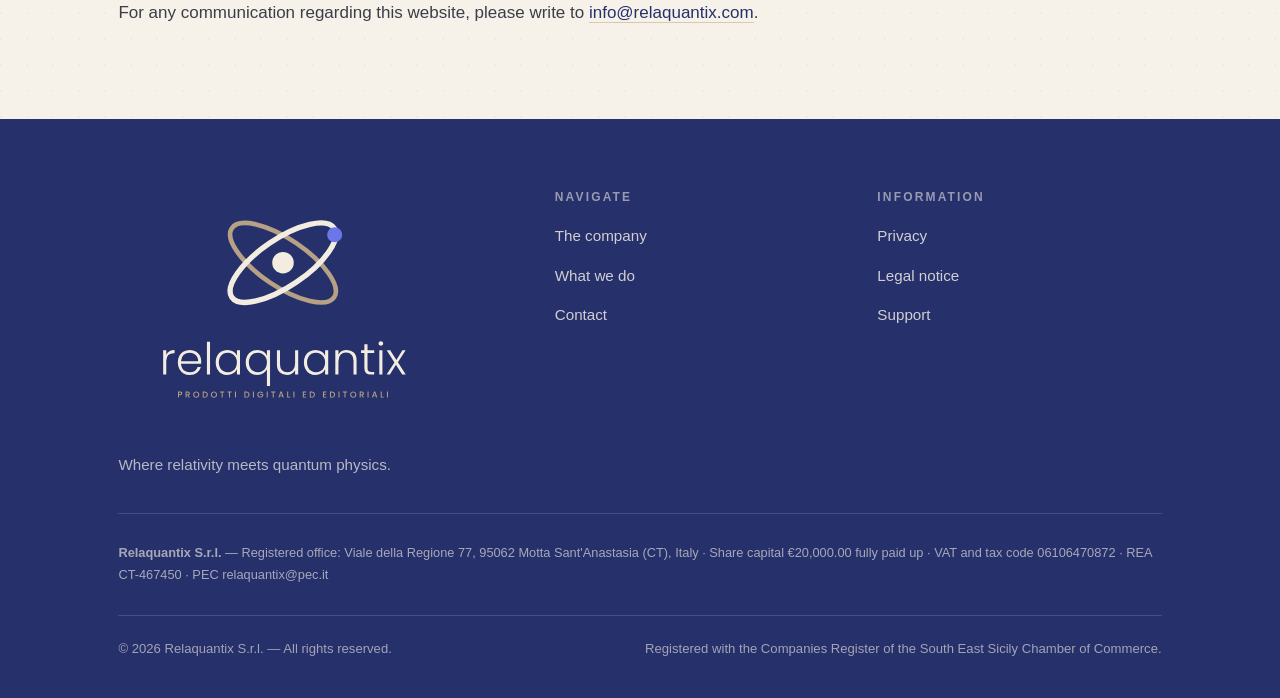
<file: en/legal.html>
<!DOCTYPE html>
<html lang="en">
<head>
  <meta charset="UTF-8">
  <meta name="viewport" content="width=device-width, initial-scale=1">
  <title>Legal notice — Relaquantix S.r.l.</title>
  <meta name="description" content="Legal notice, company information, intellectual property and cookie policy for relaquantix.com.">
  <link rel="canonical" href="https://relaquantix.com/en/legal.html">
  <link rel="alternate" hreflang="it" href="https://relaquantix.com/note-legali.html">
  <link rel="alternate" hreflang="en" href="https://relaquantix.com/en/legal.html">
  <link rel="alternate" hreflang="x-default" href="https://relaquantix.com/note-legali.html">
  <meta name="robots" content="noindex, follow">
  <meta name="theme-color" content="#f6f2e9">
  <link rel="icon" href="/assets/img/favicon.svg" type="image/svg+xml">
  <link rel="stylesheet" href="/assets/css/style.css?v=7">
</head>
<body>
  <a class="skip-link" href="#main">Skip to content</a>

  <header class="site-header">
    <div class="wrap nav-inner">
      <a class="brand" href="/en/" aria-label="Relaquantix, home">
        <svg class="brand-mark" viewBox="0 0 220 176" aria-hidden="true">
          <ellipse cx="110" cy="82" rx="86" ry="33" transform="rotate(34 110 82)" fill="none" stroke="#a99377" stroke-width="6.5"/>
          <ellipse cx="110" cy="82" rx="86" ry="33" transform="rotate(-34 110 82)" fill="none" stroke="#16171f" stroke-width="7.5"/>
          <circle cx="110" cy="82" r="15" fill="#16171f"/>
          <circle cx="182" cy="43" r="10.5" fill="#3f4fe0"/>
        </svg>
        <img class="brand-wordmark" src="/assets/img/logo/wordmark.svg?v=7" width="706" height="160" alt="">
      </a>
      <ul class="nav-links" id="nav-links">
        <li><a href="/en/#about">The company</a></li>
        <li><a href="/en/#what-we-do">What we do</a></li>
        <li><a href="/en/#contact">Contact</a></li>
        <li><a class="nav-cta" href="/en/#contact">Get in touch</a></li>
      </ul>
      <div class="lang">
        <a href="/note-legali.html" hreflang="it" lang="it">IT</a>
        <span class="lang-sep" aria-hidden="true">|</span>
        <a href="/en/legal.html" hreflang="en" aria-current="true">EN</a>
      </div>
      <button class="nav-toggle" aria-label="Open menu" aria-expanded="false" aria-controls="nav-links">
        <svg viewBox="0 0 24 24" aria-hidden="true"><path d="M4 7h16M4 12h16M4 17h16"/></svg>
      </button>
    </div>
  </header>

  <main id="main" class="doc">
    <div class="wrap">
      <div class="doc-inner">
        <a class="back-link" href="/en/"><svg viewBox="0 0 24 24" aria-hidden="true"><path d="M15 6l-6 6 6 6"/></svg> Back to home</a>
        <h1 class="doc-title">Legal notice</h1>
        <p class="doc-updated">Last updated: 16 July 2026</p>

        <div class="doc-body">
          <p><em>This is a translation provided for convenience. In case of any discrepancy, the <a href="/note-legali.html" hreflang="it" lang="it">Italian version</a> prevails.</em></p>

          <h2>Website ownership</h2>
          <p>The website <strong>relaquantix.com</strong> is owned by:</p>
          <p><strong>Relaquantix S.r.l.</strong><br>
          Registered office: Viale della Regione 77, 95062 Motta Sant'Anastasia (CT), Italy<br>
          Share capital €20,000.00 fully paid up<br>
          VAT and tax code: 06106470872 — REA CT-467450<br>
          Registered with the Companies Register of the South East Sicily Chamber of Commerce<br>
          Email: <a href="mailto:info@relaquantix.com">info@relaquantix.com</a> — PEC: <a href="mailto:relaquantix@pec.it">relaquantix@pec.it</a></p>

          <h2>Intellectual property</h2>
          <p>The content of this website — text, graphics, images, logo, company name and trade marks — belongs to Relaquantix S.r.l. or to its respective owners, and is protected by intellectual and industrial property law. Reproduction, distribution or modification, in whole or in part and by any means, is not permitted without the prior written consent of the owner, save for personal and non-commercial use.</p>

          <h2>Use of the website and limitation of liability</h2>
          <p>The information published on this website is provided for information purposes only. Relaquantix S.r.l. makes every effort to keep its content accurate and up to date, but does not guarantee that it is free of errors or omissions, nor that the information is suitable for any specific purpose. Use of the website and its content is at the user's own responsibility.</p>
          <p>This website may contain links to third-party sites. Relaquantix S.r.l. has no control over those sites and is not responsible for their content or for how they process data.</p>

          <h2>Cookie policy</h2>
          <p>This website uses only technical cookies that may be necessary for it to function, and <strong>does not use profiling cookies or third-party cookies</strong> for marketing or analytics purposes. For this reason, no prior consent banner is required.</p>
          <p>You can manage or disable cookies at any time through your browser settings. Disabling technical cookies may affect some features of the website.</p>

          <h2>Governing law and jurisdiction</h2>
          <p>This website and this legal notice are governed by Italian law. Any dispute relating to the website falls under the jurisdiction of the Court of Catania, save for any different mandatory jurisdiction provided by law, including the consumer's court of residence where applicable.</p>

          <h2>Contact</h2>
          <p>For any communication regarding this website, please write to <a href="mailto:info@relaquantix.com">info@relaquantix.com</a>.</p>
        </div>
      </div>
    </div>
  </main>

  <footer class="site-footer">
    <div class="wrap">
      <div class="footer-inner">
        <div class="footer-brand">
          <img class="footer-logo" src="/assets/img/logo/lockup-vertical-dark.svg?v=7" width="460" height="336" alt="Relaquantix">
          <p class="footer-tag">Where relativity meets quantum physics.</p>
        </div>
        <nav class="footer-col" aria-label="Navigate">
          <h4>Navigate</h4>
          <ul>
            <li><a href="/en/#about">The company</a></li>
            <li><a href="/en/#what-we-do">What we do</a></li>
            <li><a href="/en/#contact">Contact</a></li>
          </ul>
        </nav>
        <nav class="footer-col" aria-label="Information">
          <h4>Information</h4>
          <ul>
            <li><a href="/en/privacy.html">Privacy</a></li>
            <li><a href="/en/legal.html">Legal notice</a></li>
            <li><a href="/en/support.html">Support</a></li>
          </ul>
        </nav>
      </div>
      <div class="footer-legal">
        <strong>Relaquantix S.r.l.</strong> — Registered office: Viale della Regione 77, 95062 Motta Sant'Anastasia (CT), Italy · Share capital €20,000.00 fully paid up · VAT and tax code 06106470872 · REA CT-467450 · PEC relaquantix@pec.it
      </div>
      <div class="footer-bottom">
        <span>© <span id="year">2026</span> Relaquantix S.r.l. — All rights reserved.</span>
        <span>Registered with the Companies Register of the South East Sicily Chamber of Commerce.</span>
      </div>
    </div>
  </footer>

  <script src="/assets/js/main.js?v=7" defer></script>
</body>
</html>
</file>
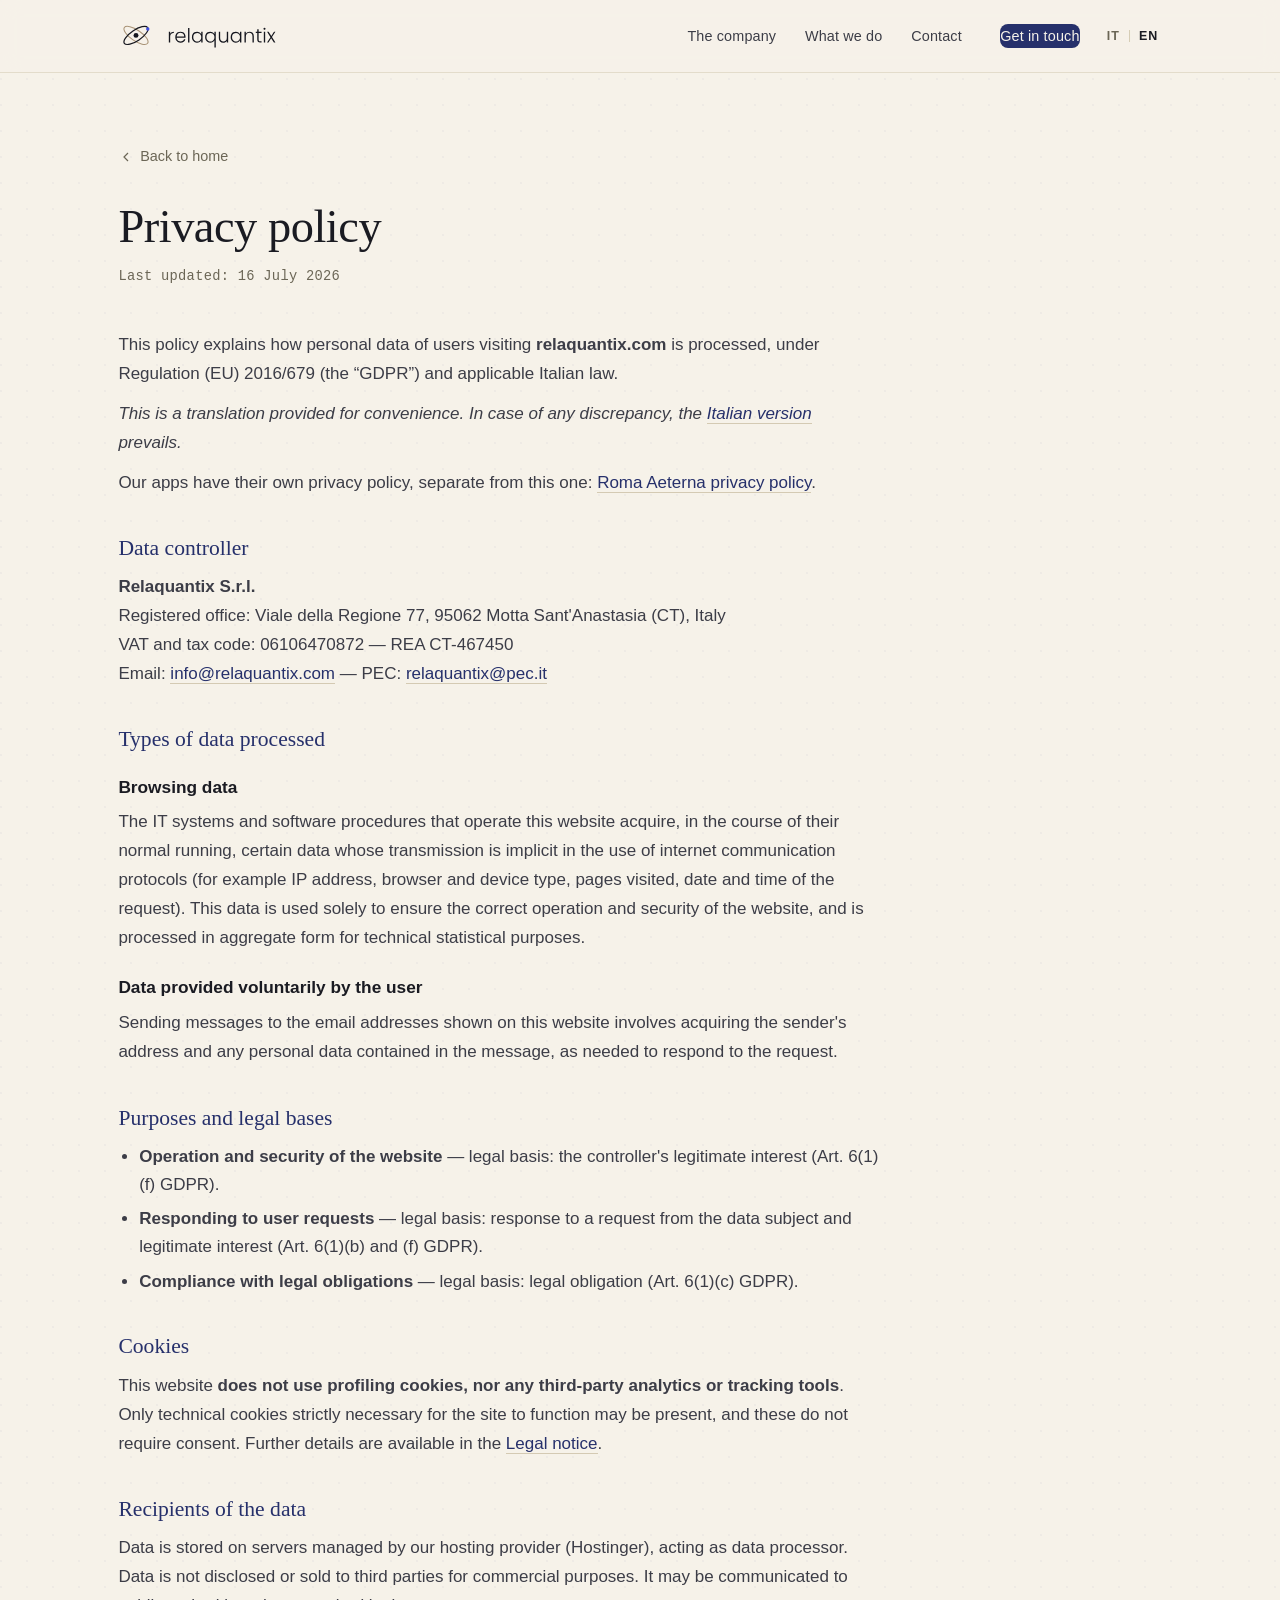
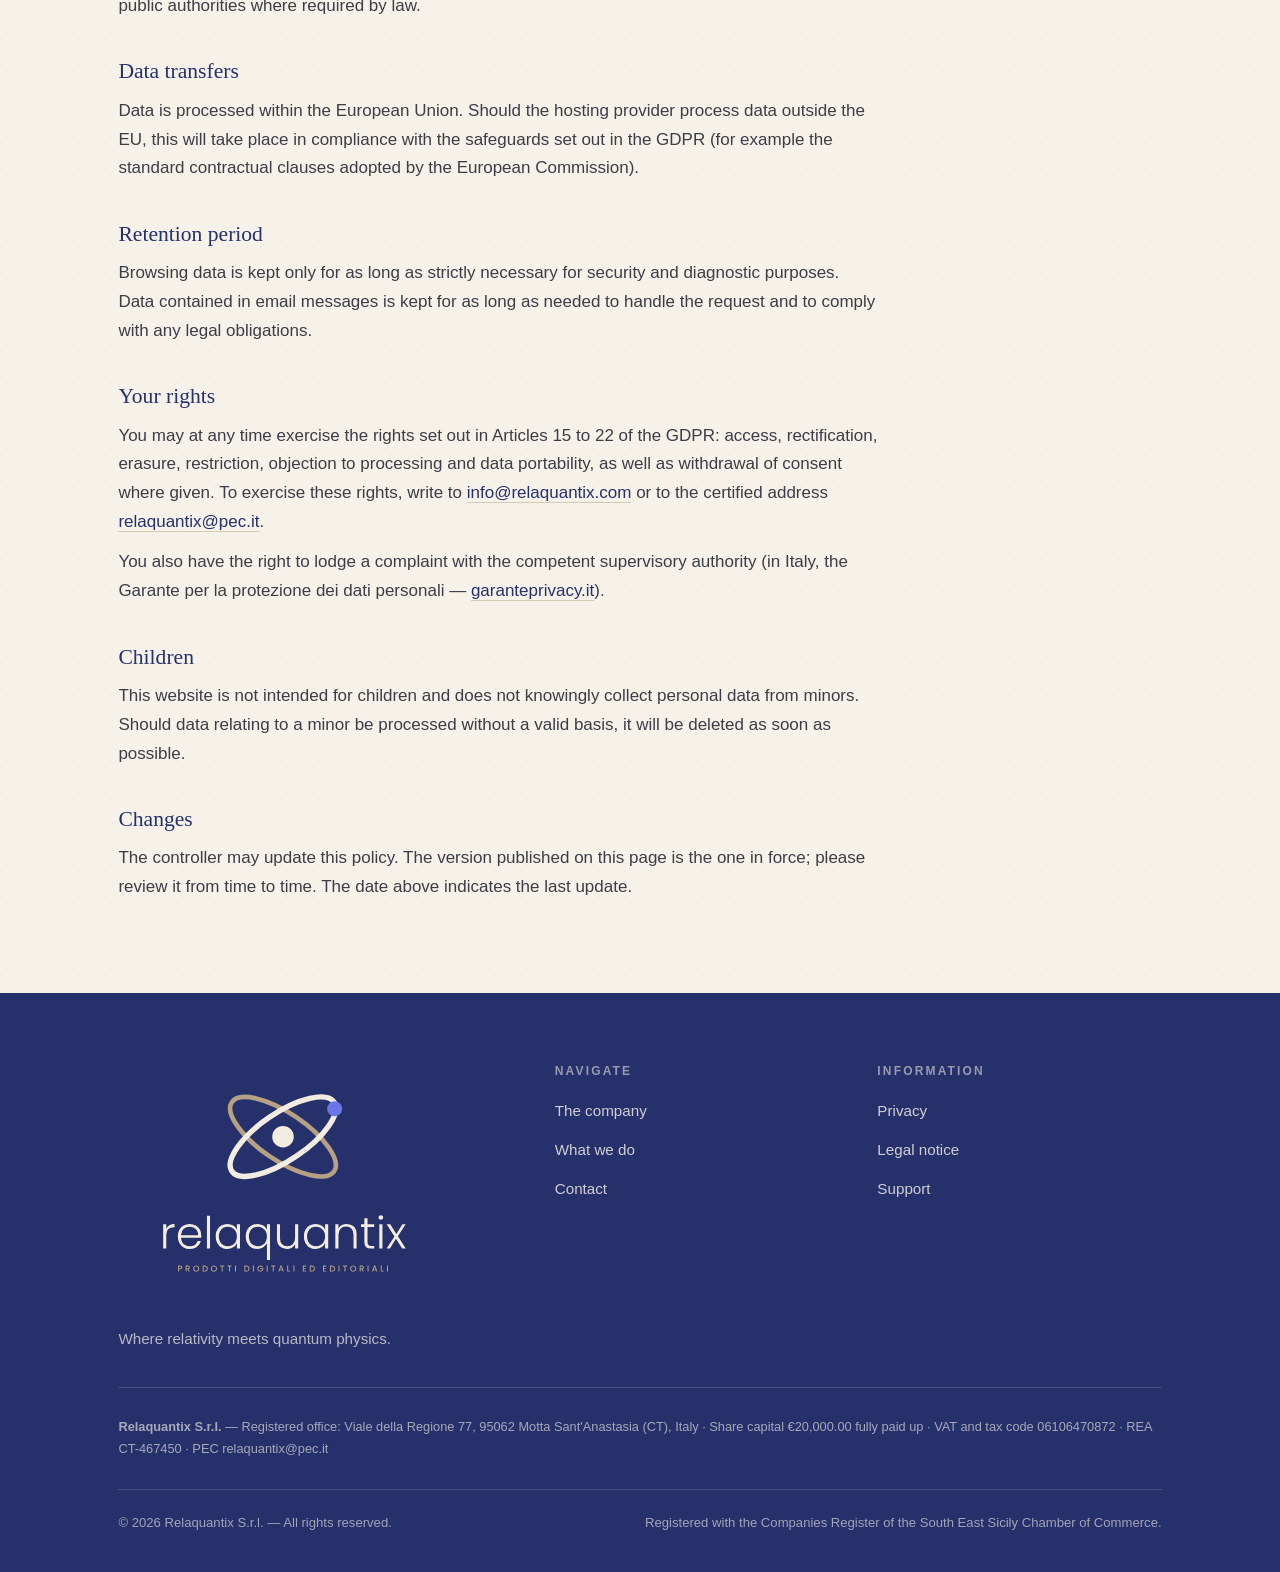
<file: en/privacy.html>
<!DOCTYPE html>
<html lang="en">
<head>
  <meta charset="UTF-8">
  <meta name="viewport" content="width=device-width, initial-scale=1">
  <title>Privacy policy — Relaquantix S.r.l.</title>
  <meta name="description" content="Information on the processing of personal data under Regulation (EU) 2016/679 (GDPR) by Relaquantix S.r.l.">
  <link rel="canonical" href="https://relaquantix.com/en/privacy.html">
  <link rel="alternate" hreflang="it" href="https://relaquantix.com/privacy.html">
  <link rel="alternate" hreflang="en" href="https://relaquantix.com/en/privacy.html">
  <link rel="alternate" hreflang="x-default" href="https://relaquantix.com/privacy.html">
  <meta name="robots" content="noindex, follow">
  <meta name="theme-color" content="#f6f2e9">
  <link rel="icon" href="/assets/img/favicon.svg" type="image/svg+xml">
  <link rel="stylesheet" href="/assets/css/style.css?v=7">
</head>
<body>
  <a class="skip-link" href="#main">Skip to content</a>

  <header class="site-header">
    <div class="wrap nav-inner">
      <a class="brand" href="/en/" aria-label="Relaquantix, home">
        <svg class="brand-mark" viewBox="0 0 220 176" aria-hidden="true">
          <ellipse cx="110" cy="82" rx="86" ry="33" transform="rotate(34 110 82)" fill="none" stroke="#a99377" stroke-width="6.5"/>
          <ellipse cx="110" cy="82" rx="86" ry="33" transform="rotate(-34 110 82)" fill="none" stroke="#16171f" stroke-width="7.5"/>
          <circle cx="110" cy="82" r="15" fill="#16171f"/>
          <circle cx="182" cy="43" r="10.5" fill="#3f4fe0"/>
        </svg>
        <img class="brand-wordmark" src="/assets/img/logo/wordmark.svg?v=7" width="706" height="160" alt="">
      </a>
      <ul class="nav-links" id="nav-links">
        <li><a href="/en/#about">The company</a></li>
        <li><a href="/en/#what-we-do">What we do</a></li>
        <li><a href="/en/#contact">Contact</a></li>
        <li><a class="nav-cta" href="/en/#contact">Get in touch</a></li>
      </ul>
      <div class="lang">
        <a href="/privacy.html" hreflang="it" lang="it">IT</a>
        <span class="lang-sep" aria-hidden="true">|</span>
        <a href="/en/privacy.html" hreflang="en" aria-current="true">EN</a>
      </div>
      <button class="nav-toggle" aria-label="Open menu" aria-expanded="false" aria-controls="nav-links">
        <svg viewBox="0 0 24 24" aria-hidden="true"><path d="M4 7h16M4 12h16M4 17h16"/></svg>
      </button>
    </div>
  </header>

  <main id="main" class="doc">
    <div class="wrap">
      <div class="doc-inner">
        <a class="back-link" href="/en/"><svg viewBox="0 0 24 24" aria-hidden="true"><path d="M15 6l-6 6 6 6"/></svg> Back to home</a>
        <h1 class="doc-title">Privacy policy</h1>
        <p class="doc-updated">Last updated: 16 July 2026</p>

        <div class="doc-body">
          <p>This policy explains how personal data of users visiting <strong>relaquantix.com</strong> is processed, under Regulation (EU) 2016/679 (the “GDPR”) and applicable Italian law.</p>
          <p><em>This is a translation provided for convenience. In case of any discrepancy, the <a href="/privacy.html" hreflang="it" lang="it">Italian version</a> prevails.</em></p>
          <p>Our apps have their own privacy policy, separate from this one: <a href="/roma-aeterna-privacy-en.html">Roma Aeterna privacy policy</a>.</p>

          <h2>Data controller</h2>
          <p><strong>Relaquantix S.r.l.</strong><br>
          Registered office: Viale della Regione 77, 95062 Motta Sant'Anastasia (CT), Italy<br>
          VAT and tax code: 06106470872 — REA CT-467450<br>
          Email: <a href="mailto:info@relaquantix.com">info@relaquantix.com</a> — PEC: <a href="mailto:relaquantix@pec.it">relaquantix@pec.it</a></p>

          <h2>Types of data processed</h2>
          <h3>Browsing data</h3>
          <p>The IT systems and software procedures that operate this website acquire, in the course of their normal running, certain data whose transmission is implicit in the use of internet communication protocols (for example IP address, browser and device type, pages visited, date and time of the request). This data is used solely to ensure the correct operation and security of the website, and is processed in aggregate form for technical statistical purposes.</p>
          <h3>Data provided voluntarily by the user</h3>
          <p>Sending messages to the email addresses shown on this website involves acquiring the sender's address and any personal data contained in the message, as needed to respond to the request.</p>

          <h2>Purposes and legal bases</h2>
          <ul>
            <li><strong>Operation and security of the website</strong> — legal basis: the controller's legitimate interest (Art. 6(1)(f) GDPR).</li>
            <li><strong>Responding to user requests</strong> — legal basis: response to a request from the data subject and legitimate interest (Art. 6(1)(b) and (f) GDPR).</li>
            <li><strong>Compliance with legal obligations</strong> — legal basis: legal obligation (Art. 6(1)(c) GDPR).</li>
          </ul>

          <h2>Cookies</h2>
          <p>This website <strong>does not use profiling cookies, nor any third-party analytics or tracking tools</strong>. Only technical cookies strictly necessary for the site to function may be present, and these do not require consent. Further details are available in the <a href="/en/legal.html">Legal notice</a>.</p>

          <h2>Recipients of the data</h2>
          <p>Data is stored on servers managed by our hosting provider (Hostinger), acting as data processor. Data is not disclosed or sold to third parties for commercial purposes. It may be communicated to public authorities where required by law.</p>

          <h2>Data transfers</h2>
          <p>Data is processed within the European Union. Should the hosting provider process data outside the EU, this will take place in compliance with the safeguards set out in the GDPR (for example the standard contractual clauses adopted by the European Commission).</p>

          <h2>Retention period</h2>
          <p>Browsing data is kept only for as long as strictly necessary for security and diagnostic purposes. Data contained in email messages is kept for as long as needed to handle the request and to comply with any legal obligations.</p>

          <h2>Your rights</h2>
          <p>You may at any time exercise the rights set out in Articles 15 to 22 of the GDPR: access, rectification, erasure, restriction, objection to processing and data portability, as well as withdrawal of consent where given. To exercise these rights, write to <a href="mailto:info@relaquantix.com">info@relaquantix.com</a> or to the certified address <a href="mailto:relaquantix@pec.it">relaquantix@pec.it</a>.</p>
          <p>You also have the right to lodge a complaint with the competent supervisory authority (in Italy, the Garante per la protezione dei dati personali — <a href="https://www.garanteprivacy.it" target="_blank" rel="noopener">garanteprivacy.it</a>).</p>

          <h2>Children</h2>
          <p>This website is not intended for children and does not knowingly collect personal data from minors. Should data relating to a minor be processed without a valid basis, it will be deleted as soon as possible.</p>

          <h2>Changes</h2>
          <p>The controller may update this policy. The version published on this page is the one in force; please review it from time to time. The date above indicates the last update.</p>
        </div>
      </div>
    </div>
  </main>

  <footer class="site-footer">
    <div class="wrap">
      <div class="footer-inner">
        <div class="footer-brand">
          <img class="footer-logo" src="/assets/img/logo/lockup-vertical-dark.svg?v=7" width="460" height="336" alt="Relaquantix">
          <p class="footer-tag">Where relativity meets quantum physics.</p>
        </div>
        <nav class="footer-col" aria-label="Navigate">
          <h4>Navigate</h4>
          <ul>
            <li><a href="/en/#about">The company</a></li>
            <li><a href="/en/#what-we-do">What we do</a></li>
            <li><a href="/en/#contact">Contact</a></li>
          </ul>
        </nav>
        <nav class="footer-col" aria-label="Information">
          <h4>Information</h4>
          <ul>
            <li><a href="/en/privacy.html">Privacy</a></li>
            <li><a href="/en/legal.html">Legal notice</a></li>
            <li><a href="/en/support.html">Support</a></li>
          </ul>
        </nav>
      </div>
      <div class="footer-legal">
        <strong>Relaquantix S.r.l.</strong> — Registered office: Viale della Regione 77, 95062 Motta Sant'Anastasia (CT), Italy · Share capital €20,000.00 fully paid up · VAT and tax code 06106470872 · REA CT-467450 · PEC relaquantix@pec.it
      </div>
      <div class="footer-bottom">
        <span>© <span id="year">2026</span> Relaquantix S.r.l. — All rights reserved.</span>
        <span>Registered with the Companies Register of the South East Sicily Chamber of Commerce.</span>
      </div>
    </div>
  </footer>

  <script src="/assets/js/main.js?v=7" defer></script>
</body>
</html>
</file>
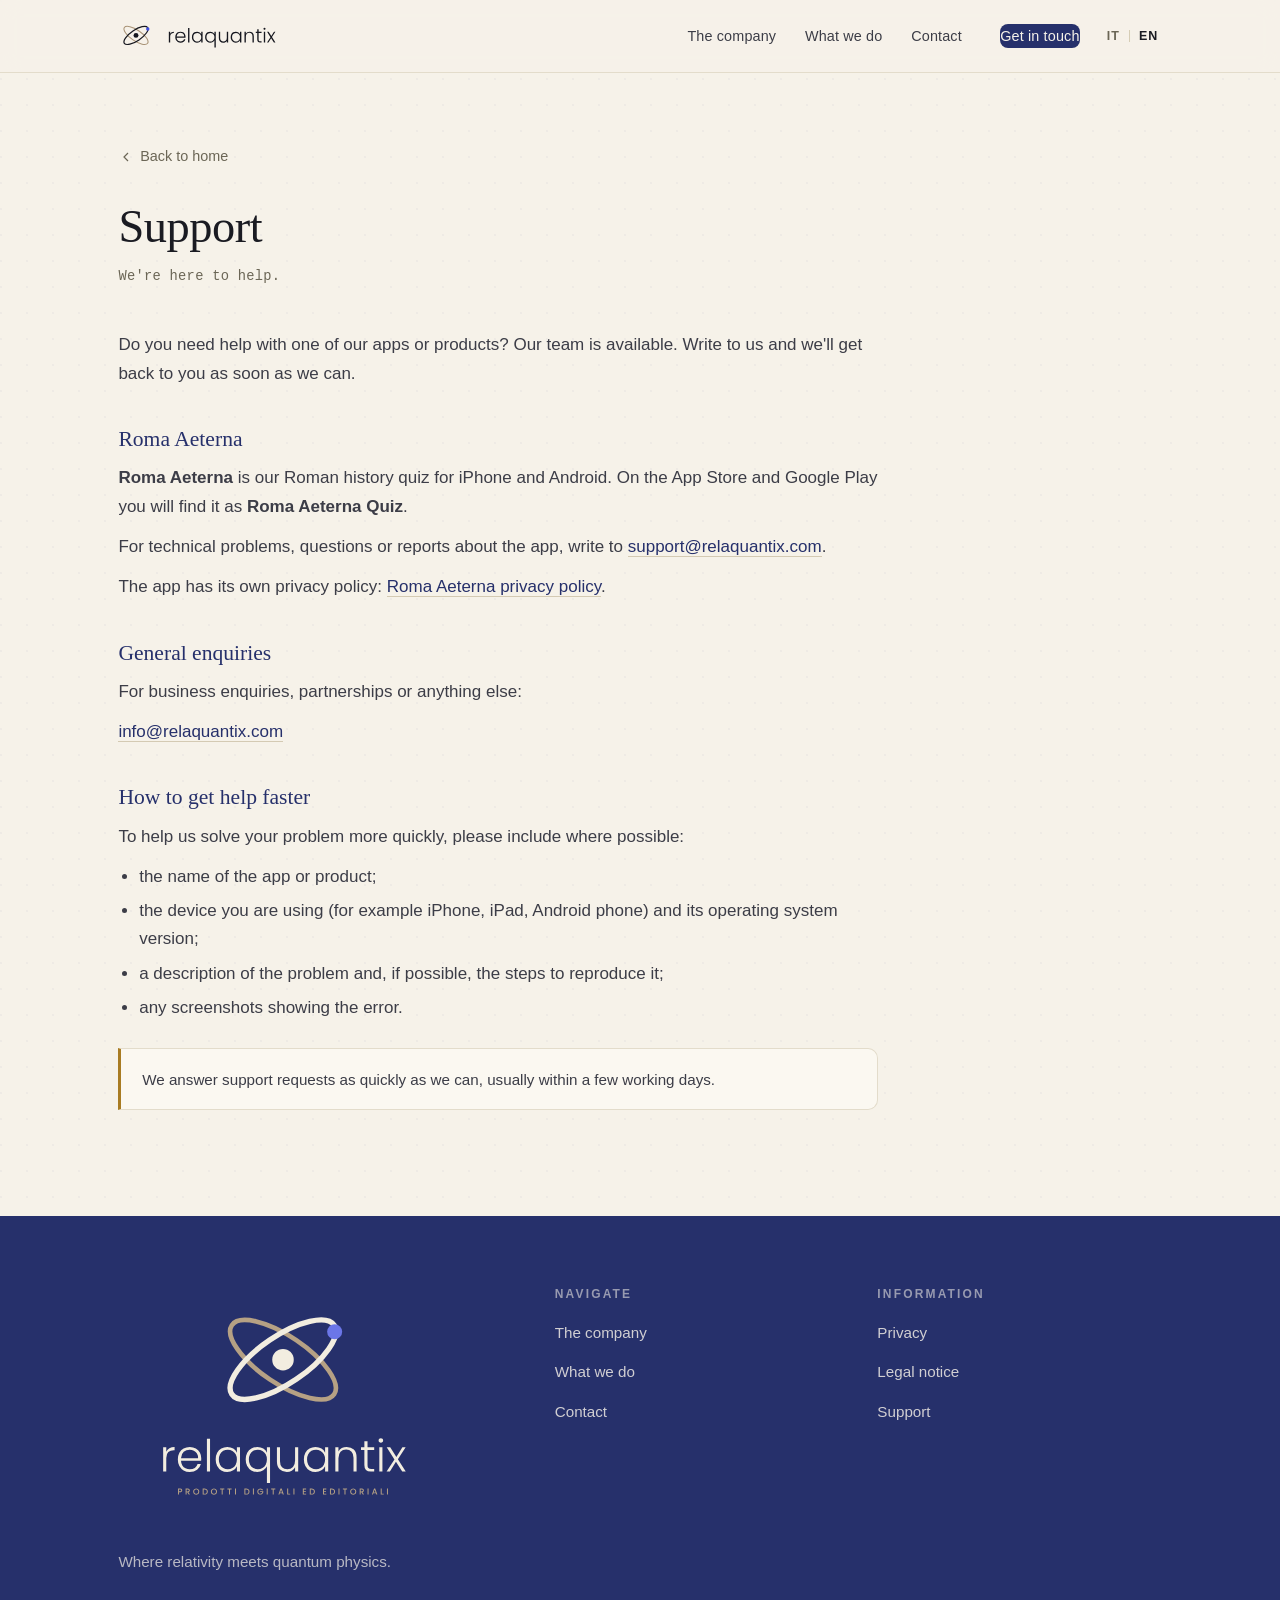
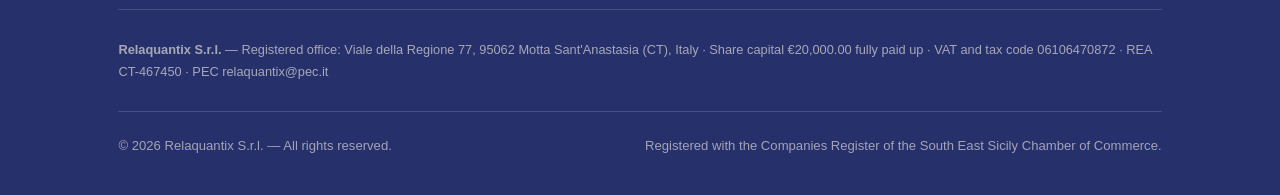
<file: en/support.html>
<!DOCTYPE html>
<html lang="en">
<head>
  <meta charset="UTF-8">
  <meta name="viewport" content="width=device-width, initial-scale=1">
  <title>Support — Relaquantix S.r.l.</title>
  <meta name="description" content="Support and assistance for the apps and products of Relaquantix S.r.l. Get in touch with our team.">
  <link rel="canonical" href="https://relaquantix.com/en/support.html">
  <link rel="alternate" hreflang="it" href="https://relaquantix.com/supporto.html">
  <link rel="alternate" hreflang="en" href="https://relaquantix.com/en/support.html">
  <link rel="alternate" hreflang="x-default" href="https://relaquantix.com/supporto.html">
  <meta name="theme-color" content="#f6f2e9">
  <link rel="icon" href="/assets/img/favicon.svg" type="image/svg+xml">
  <link rel="stylesheet" href="/assets/css/style.css?v=7">
</head>
<body>
  <a class="skip-link" href="#main">Skip to content</a>

  <header class="site-header">
    <div class="wrap nav-inner">
      <a class="brand" href="/en/" aria-label="Relaquantix, home">
        <svg class="brand-mark" viewBox="0 0 220 176" aria-hidden="true">
          <ellipse cx="110" cy="82" rx="86" ry="33" transform="rotate(34 110 82)" fill="none" stroke="#a99377" stroke-width="6.5"/>
          <ellipse cx="110" cy="82" rx="86" ry="33" transform="rotate(-34 110 82)" fill="none" stroke="#16171f" stroke-width="7.5"/>
          <circle cx="110" cy="82" r="15" fill="#16171f"/>
          <circle cx="182" cy="43" r="10.5" fill="#3f4fe0"/>
        </svg>
        <img class="brand-wordmark" src="/assets/img/logo/wordmark.svg?v=7" width="706" height="160" alt="">
      </a>
      <ul class="nav-links" id="nav-links">
        <li><a href="/en/#about">The company</a></li>
        <li><a href="/en/#what-we-do">What we do</a></li>
        <li><a href="/en/#contact">Contact</a></li>
        <li><a class="nav-cta" href="/en/#contact">Get in touch</a></li>
      </ul>
      <div class="lang">
        <a href="/supporto.html" hreflang="it" lang="it">IT</a>
        <span class="lang-sep" aria-hidden="true">|</span>
        <a href="/en/support.html" hreflang="en" aria-current="true">EN</a>
      </div>
      <button class="nav-toggle" aria-label="Open menu" aria-expanded="false" aria-controls="nav-links">
        <svg viewBox="0 0 24 24" aria-hidden="true"><path d="M4 7h16M4 12h16M4 17h16"/></svg>
      </button>
    </div>
  </header>

  <main id="main" class="doc">
    <div class="wrap">
      <div class="doc-inner">
        <a class="back-link" href="/en/"><svg viewBox="0 0 24 24" aria-hidden="true"><path d="M15 6l-6 6 6 6"/></svg> Back to home</a>
        <h1 class="doc-title">Support</h1>
        <p class="doc-updated">We're here to help.</p>

        <div class="doc-body">
          <p>Do you need help with one of our apps or products? Our team is available. Write to us and we'll get back to you as soon as we can.</p>

          <h2>Roma Aeterna</h2>
          <p><strong>Roma Aeterna</strong> is our Roman history quiz for iPhone and Android. On the App Store and Google Play you will find it as <strong>Roma Aeterna Quiz</strong>.</p>
          <p>For technical problems, questions or reports about the app, write to <a href="mailto:support@relaquantix.com">support@relaquantix.com</a>.</p>
          <p>The app has its own privacy policy: <a href="/roma-aeterna-privacy-en.html">Roma Aeterna privacy policy</a>.</p>

          <h2>General enquiries</h2>
          <p>For business enquiries, partnerships or anything else:</p>
          <p><a href="mailto:info@relaquantix.com">info@relaquantix.com</a></p>

          <h2>How to get help faster</h2>
          <p>To help us solve your problem more quickly, please include where possible:</p>
          <ul>
            <li>the name of the app or product;</li>
            <li>the device you are using (for example iPhone, iPad, Android phone) and its operating system version;</li>
            <li>a description of the problem and, if possible, the steps to reproduce it;</li>
            <li>any screenshots showing the error.</li>
          </ul>

          <div class="doc-note">
            We answer support requests as quickly as we can, usually within a few working days.
          </div>
        </div>
      </div>
    </div>
  </main>

  <footer class="site-footer">
    <div class="wrap">
      <div class="footer-inner">
        <div class="footer-brand">
          <img class="footer-logo" src="/assets/img/logo/lockup-vertical-dark.svg?v=7" width="460" height="336" alt="Relaquantix">
          <p class="footer-tag">Where relativity meets quantum physics.</p>
        </div>
        <nav class="footer-col" aria-label="Navigate">
          <h4>Navigate</h4>
          <ul>
            <li><a href="/en/#about">The company</a></li>
            <li><a href="/en/#what-we-do">What we do</a></li>
            <li><a href="/en/#contact">Contact</a></li>
          </ul>
        </nav>
        <nav class="footer-col" aria-label="Information">
          <h4>Information</h4>
          <ul>
            <li><a href="/en/privacy.html">Privacy</a></li>
            <li><a href="/en/legal.html">Legal notice</a></li>
            <li><a href="/en/support.html">Support</a></li>
          </ul>
        </nav>
      </div>
      <div class="footer-legal">
        <strong>Relaquantix S.r.l.</strong> — Registered office: Viale della Regione 77, 95062 Motta Sant'Anastasia (CT), Italy · Share capital €20,000.00 fully paid up · VAT and tax code 06106470872 · REA CT-467450 · PEC relaquantix@pec.it
      </div>
      <div class="footer-bottom">
        <span>© <span id="year">2026</span> Relaquantix S.r.l. — All rights reserved.</span>
        <span>Registered with the Companies Register of the South East Sicily Chamber of Commerce.</span>
      </div>
    </div>
  </footer>

  <script src="/assets/js/main.js?v=7" defer></script>
</body>
</html>
</file>
<file: assets/css/style.css>
/* Relaquantix S.r.l. — direzione visiva "Luce editoriale"
   Sistema di stile condiviso da tutte le pagine. */

:root{
  --ivory:#f6f2e9;
  --ivory-2:#fbf8f1;
  --paper:#fffdf8;
  --ink:#1a1b22;
  --ink-soft:#3c3d47;
  --muted:#6b6656;
  --indigo:#26306b;
  --indigo-2:#343f88;
  --gold:#a87b22;
  --gold-2:#c19233;
  --line:#e3dccb;
  --line-2:#d4cab3;
  --maxw:1120px;
  --read:70ch;
  --serif:"Baskerville","Baskerville Old Face","Hoefler Text","Big Caslon",Georgia,"Times New Roman",serif;
  --sans:-apple-system,BlinkMacSystemFont,"Segoe UI",Roboto,"Helvetica Neue",Arial,sans-serif;
  --mono:ui-monospace,"SF Mono",Menlo,Consolas,monospace;
  --shadow:0 22px 50px -28px rgba(26,27,34,.35);
}

*,*::before,*::after{box-sizing:border-box;}
html{scroll-behavior:smooth;-webkit-text-size-adjust:100%;}
body{
  margin:0;
  background:
    radial-gradient(circle at 1px 1px, rgba(38,48,107,.035) 1px, transparent 0) 0 0/26px 26px,
    var(--ivory);
  color:var(--ink);
  font-family:var(--sans);
  font-size:17px;
  line-height:1.65;
  -webkit-font-smoothing:antialiased;
  text-rendering:optimizeLegibility;
}
h1,h2,h3,h4{font-family:var(--serif);font-weight:500;line-height:1.14;color:var(--ink);margin:0;text-wrap:balance;}
p{margin:0;}
a{color:var(--indigo);text-decoration:none;}
img,svg{max-width:100%;display:block;}

.wrap{max-width:var(--maxw);margin:0 auto;padding:0 clamp(1.2rem,4vw,2.4rem);}
.sr-only{position:absolute;width:1px;height:1px;padding:0;margin:-1px;overflow:hidden;clip:rect(0,0,0,0);border:0;}
.skip-link{position:absolute;left:-999px;top:0;z-index:100;background:var(--indigo);color:var(--ivory);
  padding:.7em 1.1em;border-radius:0 0 8px 0;}
.skip-link:focus{left:0;}
:focus-visible{outline:2.5px solid var(--gold-2);outline-offset:3px;border-radius:2px;}

/* ---------- Header ---------- */
.site-header{position:sticky;top:0;z-index:50;background:rgba(246,242,233,.86);
  backdrop-filter:saturate(140%) blur(10px);-webkit-backdrop-filter:saturate(140%) blur(10px);
  border-bottom:1px solid var(--line);}
.nav-inner{display:flex;align-items:center;gap:1.5rem;height:72px;}
.brand{display:flex;align-items:center;gap:.6rem;text-decoration:none;flex:none;}
.brand-mark{width:36px;height:auto;flex:none;}
.brand-wordmark{height:26px;width:auto;display:block;}
.nav-links{display:flex;align-items:center;gap:1.8rem;margin-left:auto;list-style:none;padding:0;}
.nav-links a{color:var(--ink-soft);font-size:.9rem;letter-spacing:.01em;position:relative;padding:.3em 0;}
.nav-links a:hover{color:var(--indigo);}
.nav-links a::after{content:"";position:absolute;left:0;right:100%;bottom:0;height:1.5px;
  background:var(--gold);transition:right .28s ease;}
.nav-links a:hover::after{right:0;}
.nav-cta{margin-left:.6rem;background:var(--indigo);color:var(--ivory)!important;
  padding:.55em 1.1em;border-radius:8px;font-size:.86rem;font-weight:500;letter-spacing:.01em;}
.nav-cta::after{display:none;}
.nav-cta:hover{background:var(--indigo-2);}
.lang{display:flex;align-items:center;gap:.3rem;flex:none;}
.lang a{font-family:var(--sans);font-size:.78rem;font-weight:600;letter-spacing:.09em;
  color:var(--muted);padding:.4em .25em;border-radius:4px;}
.lang a:hover{color:var(--indigo);}
.lang a[aria-current="true"]{color:var(--ink);}
.lang-sep{color:var(--line-2);font-size:.75rem;user-select:none;}
.nav-toggle{display:none;width:44px;height:44px;border:1px solid var(--line-2);
  background:transparent;border-radius:8px;cursor:pointer;color:var(--ink);}
.nav-toggle svg{width:22px;height:22px;margin:auto;stroke:currentColor;fill:none;stroke-width:1.7;}

/* ---------- Sections ---------- */
main{display:block;}
.section{padding:clamp(3.4rem,7vw,6rem) 0;scroll-margin-top:88px;}
.section + .section{border-top:1px solid var(--line);}
.section-head{max-width:var(--read);margin-bottom:2.4rem;}
.eyebrow{font-family:var(--sans);font-size:.74rem;font-weight:600;letter-spacing:.24em;
  text-transform:uppercase;color:var(--gold);margin-bottom:1rem;}
.section-title{font-size:clamp(1.7rem,3.6vw,2.5rem);letter-spacing:-.01em;}
.lead{font-size:clamp(1.05rem,2vw,1.2rem);color:var(--ink-soft);margin-top:1rem;}
.prose{font-family:var(--serif);font-size:1.18rem;line-height:1.72;color:var(--ink-soft);max-width:var(--read);}
.prose p + p{margin-top:1.2rem;}
.prose em{color:var(--indigo);font-style:italic;}

/* ---------- Hero ---------- */
.hero{position:relative;overflow:hidden;padding:clamp(4rem,9vw,7.5rem) 0 clamp(3.4rem,7vw,5.5rem);}
.hero-motif{position:absolute;top:-60px;right:-80px;width:min(48vw,520px);opacity:.5;pointer-events:none;z-index:0;}
.hero-inner{position:relative;z-index:1;max-width:820px;}
.hero-eyebrow{font-family:var(--mono);font-size:.8rem;letter-spacing:.18em;text-transform:uppercase;
  color:var(--muted);margin-bottom:1.6rem;}
.hero-title{font-size:clamp(2.5rem,6.5vw,4.6rem);line-height:1.04;letter-spacing:-.02em;}
.hero-title .accent{color:var(--indigo);font-style:italic;}
.hero-sub{font-size:clamp(1.1rem,2.2vw,1.35rem);color:var(--ink-soft);max-width:56ch;margin-top:1.6rem;line-height:1.6;}
.btn-row{display:flex;flex-wrap:wrap;gap:.9rem;margin-top:2.4rem;}
.btn{display:inline-flex;align-items:center;gap:.5em;font-family:var(--sans);font-size:.96rem;
  font-weight:500;letter-spacing:.01em;padding:.85em 1.6em;border-radius:9px;cursor:pointer;
  border:1px solid transparent;transition:transform .18s ease,background .2s ease,box-shadow .2s ease;}
.btn:active{transform:translateY(1px);}
.btn-primary{background:var(--indigo);color:var(--ivory);box-shadow:var(--shadow);}
.btn-primary:hover{background:var(--indigo-2);}
.btn-ghost{background:transparent;border-color:var(--line-2);color:var(--indigo);}
.btn-ghost:hover{border-color:var(--indigo);background:rgba(38,48,107,.04);}
.btn svg{width:17px;height:17px;stroke:currentColor;fill:none;stroke-width:1.8;}

/* ---------- Stats ---------- */
.stats{display:grid;grid-template-columns:repeat(3,minmax(0,1fr));gap:1px;margin-top:3rem;
  background:var(--line);border:1px solid var(--line);border-radius:14px;overflow:hidden;}
.stat{background:var(--ivory-2);padding:1.5rem 1.3rem;}
.stat-num{font-family:var(--serif);font-size:clamp(1.6rem,3vw,2.1rem);color:var(--indigo);line-height:1;}
.stat-label{font-size:.82rem;color:var(--muted);margin-top:.5rem;letter-spacing:.01em;}

/* ---------- Cards ---------- */
.cards{display:grid;grid-template-columns:repeat(auto-fit,minmax(232px,1fr));gap:1.1rem;}
.card{background:var(--paper);border:1px solid var(--line);border-radius:16px;padding:1.8rem 1.6rem 1.9rem;
  transition:transform .22s ease,box-shadow .22s ease,border-color .22s ease;}
.card:hover{transform:translateY(-4px);box-shadow:var(--shadow);border-color:var(--line-2);}
.card-ico{width:44px;height:44px;border-radius:11px;background:rgba(38,48,107,.06);
  display:grid;place-items:center;color:var(--indigo);margin-bottom:1.3rem;}
.card-ico svg{width:23px;height:23px;stroke:currentColor;fill:none;stroke-width:1.5;stroke-linecap:round;stroke-linejoin:round;}
.card-title{font-size:1.24rem;margin-bottom:.55rem;}
.card-desc{font-size:.96rem;color:var(--muted);line-height:1.55;}

/* ---------- Contact ---------- */
.contact-grid{display:grid;grid-template-columns:repeat(auto-fit,minmax(240px,1fr));gap:1.4rem 2.4rem;
  max-width:820px;}
.contact-item{border-top:2px solid var(--indigo);padding-top:1rem;}
.contact-label{font-size:.74rem;font-weight:600;letter-spacing:.18em;text-transform:uppercase;
  color:var(--gold);margin-bottom:.5rem;}
.contact-value{font-size:1.06rem;color:var(--ink);line-height:1.5;}
.contact-value a{border-bottom:1px solid var(--line-2);}
.contact-value a:hover{border-color:var(--gold);color:var(--gold);}

/* ---------- Footer ---------- */
.site-footer{background:var(--indigo);color:rgba(246,242,233,.82);margin-top:0;}
.site-footer a{color:rgba(246,242,233,.82);}
.footer-inner{display:grid;grid-template-columns:1.4fr 1fr 1fr;gap:2.4rem;
  padding:clamp(3rem,6vw,4.5rem) 0 2.2rem;}
.footer-logo{width:min(100%,330px);height:auto;}
.footer-tag{margin-top:1.3rem;font-size:.95rem;line-height:1.6;max-width:34ch;color:rgba(246,242,233,.7);}
.footer-col h4{font-family:var(--sans);font-size:.75rem;font-weight:600;letter-spacing:.18em;
  text-transform:uppercase;color:rgba(246,242,233,.55);margin-bottom:1.1rem;}
.footer-col ul{list-style:none;padding:0;margin:0;display:flex;flex-direction:column;gap:.7rem;}
.footer-col a{font-size:.95rem;}
.footer-col a:hover{color:var(--gold-2);}
.footer-legal{border-top:1px solid rgba(246,242,233,.16);padding:1.8rem 0;
  font-size:.8rem;line-height:1.7;color:rgba(246,242,233,.62);}
.footer-bottom{border-top:1px solid rgba(246,242,233,.16);padding:1.4rem 0 2.4rem;
  display:flex;flex-wrap:wrap;gap:.6rem 1.4rem;justify-content:space-between;
  font-size:.82rem;color:rgba(246,242,233,.6);}

/* ---------- Documento (privacy / note legali / supporto) ---------- */
.doc{padding:clamp(2.6rem,6vw,4.5rem) 0 clamp(3rem,7vw,5rem);}
.doc-inner{max-width:760px;}
.back-link{display:inline-flex;align-items:center;gap:.4em;font-size:.9rem;color:var(--muted);margin-bottom:2rem;}
.back-link:hover{color:var(--indigo);}
.back-link svg{width:16px;height:16px;stroke:currentColor;fill:none;stroke-width:1.8;}
.doc-title{font-size:clamp(2rem,4.5vw,2.9rem);letter-spacing:-.01em;}
.doc-updated{font-size:.86rem;color:var(--muted);margin-top:.8rem;font-family:var(--mono);letter-spacing:.02em;}
.doc-langs{margin-top:1.1rem;font-size:.88rem;color:var(--muted);line-height:1.8;}
.doc-langs strong{color:var(--ink);font-weight:600;}
.doc-langs a{border-bottom:1px solid var(--line-2);}
.doc-langs a:hover{color:var(--gold);border-color:var(--gold);}
.doc-langs .sep{color:var(--muted);margin:0 .45em;}
.doc-body{margin-top:2.6rem;color:var(--ink-soft);}
.doc-body h2{font-size:1.35rem;color:var(--indigo);margin:2.4rem 0 .8rem;}
.doc-body h3{font-size:1.08rem;font-family:var(--sans);font-weight:600;color:var(--ink);margin:1.6rem 0 .5rem;}
.doc-body p{margin:.7rem 0;line-height:1.7;}
.doc-body ul{margin:.7rem 0;padding-left:1.3rem;}
.doc-body li{margin:.4rem 0;line-height:1.65;}
.doc-body a{border-bottom:1px solid var(--line-2);}
.doc-body a:hover{border-color:var(--gold);}
.doc-note{background:var(--ivory-2);border:1px solid var(--line);border-left:3px solid var(--gold);
  border-radius:0 10px 10px 0;padding:1.1rem 1.3rem;margin:1.6rem 0;font-size:.95rem;}

/* ---------- Motion ---------- */
.reveal{opacity:0;transform:translateY(18px);transition:opacity .7s ease,transform .7s ease;}
.reveal.in{opacity:1;transform:none;}

/* ---------- Responsive ---------- */
@media (max-width:860px){
  .footer-inner{grid-template-columns:1fr 1fr;}
  .footer-brand{grid-column:1 / -1;}
}
@media (max-width:720px){
  .nav-toggle{display:grid;place-items:center;}
  .lang{margin-left:auto;}
  .nav-inner{gap:.9rem;}
  .nav-links{position:absolute;top:72px;left:0;right:0;flex-direction:column;align-items:stretch;
    gap:0;background:var(--ivory-2);border-bottom:1px solid var(--line);margin:0;padding:.5rem 0;
    box-shadow:var(--shadow);display:none;}
  .nav-links.open{display:flex;}
  .nav-links li{border-top:1px solid var(--line);}
  .nav-links li:first-child{border-top:0;}
  .nav-links a{display:block;padding:1rem clamp(1.2rem,4vw,2.4rem);}
  .nav-links a::after{display:none;}
  .nav-cta{margin:.6rem clamp(1.2rem,4vw,2.4rem);text-align:center;}
}
@media (max-width:480px){
  .stats{grid-template-columns:1fr;}
  .footer-inner{grid-template-columns:1fr;}
}
@media (prefers-reduced-motion:reduce){
  html{scroll-behavior:auto;}
  .reveal{opacity:1;transform:none;transition:none;}
  .card,.btn{transition:none;}
}
</file>
